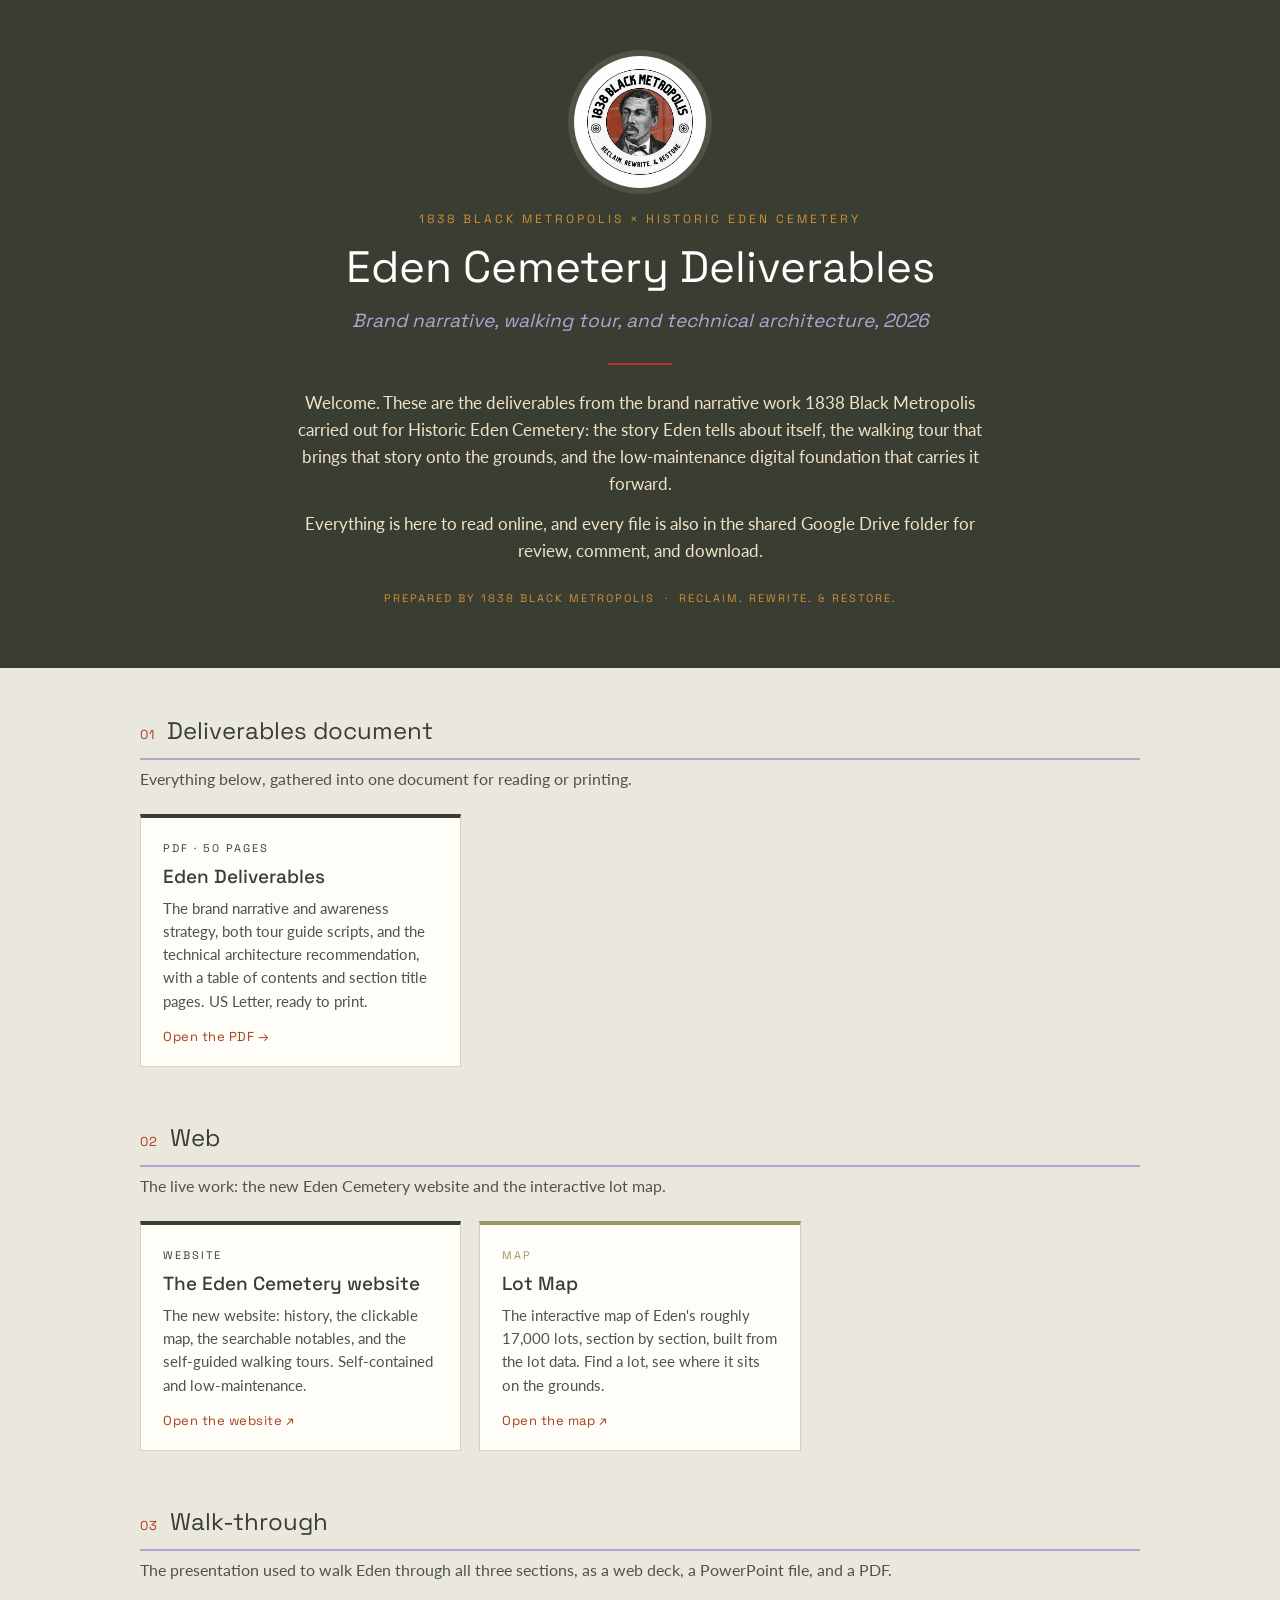
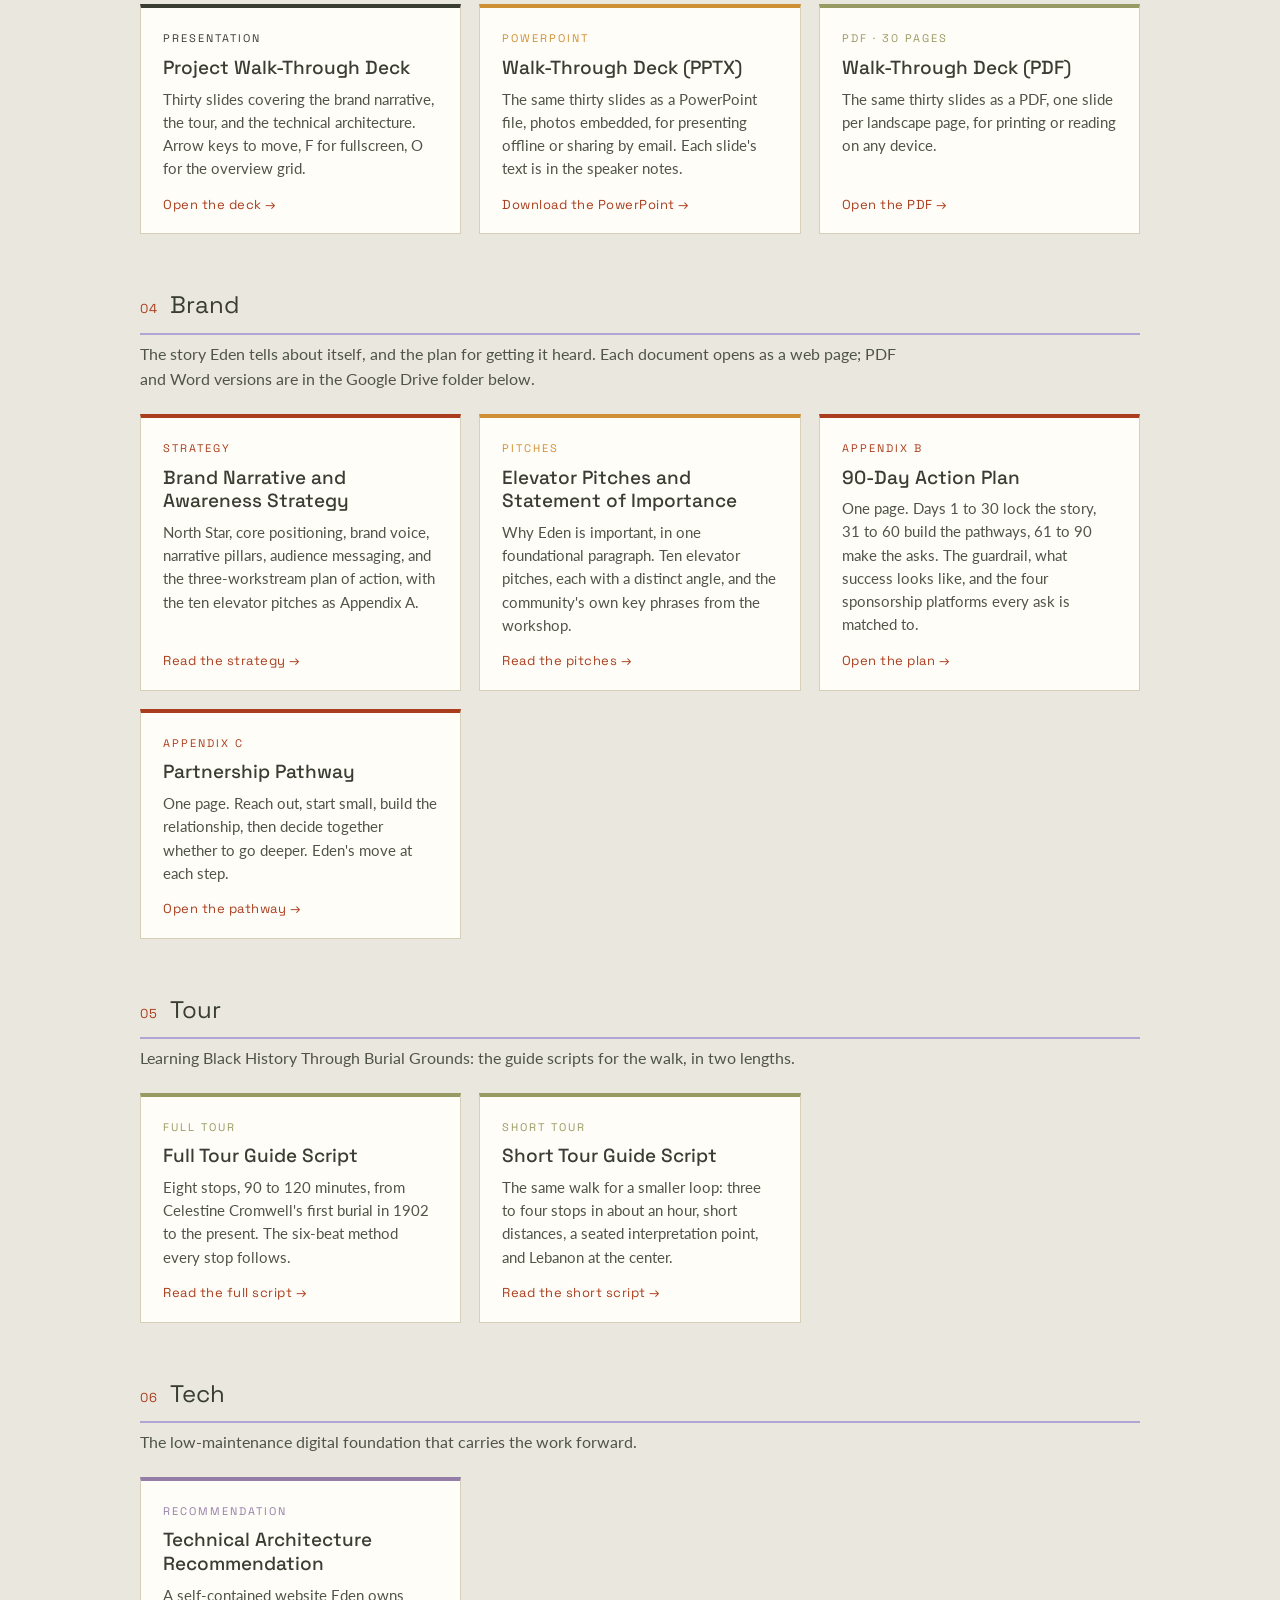
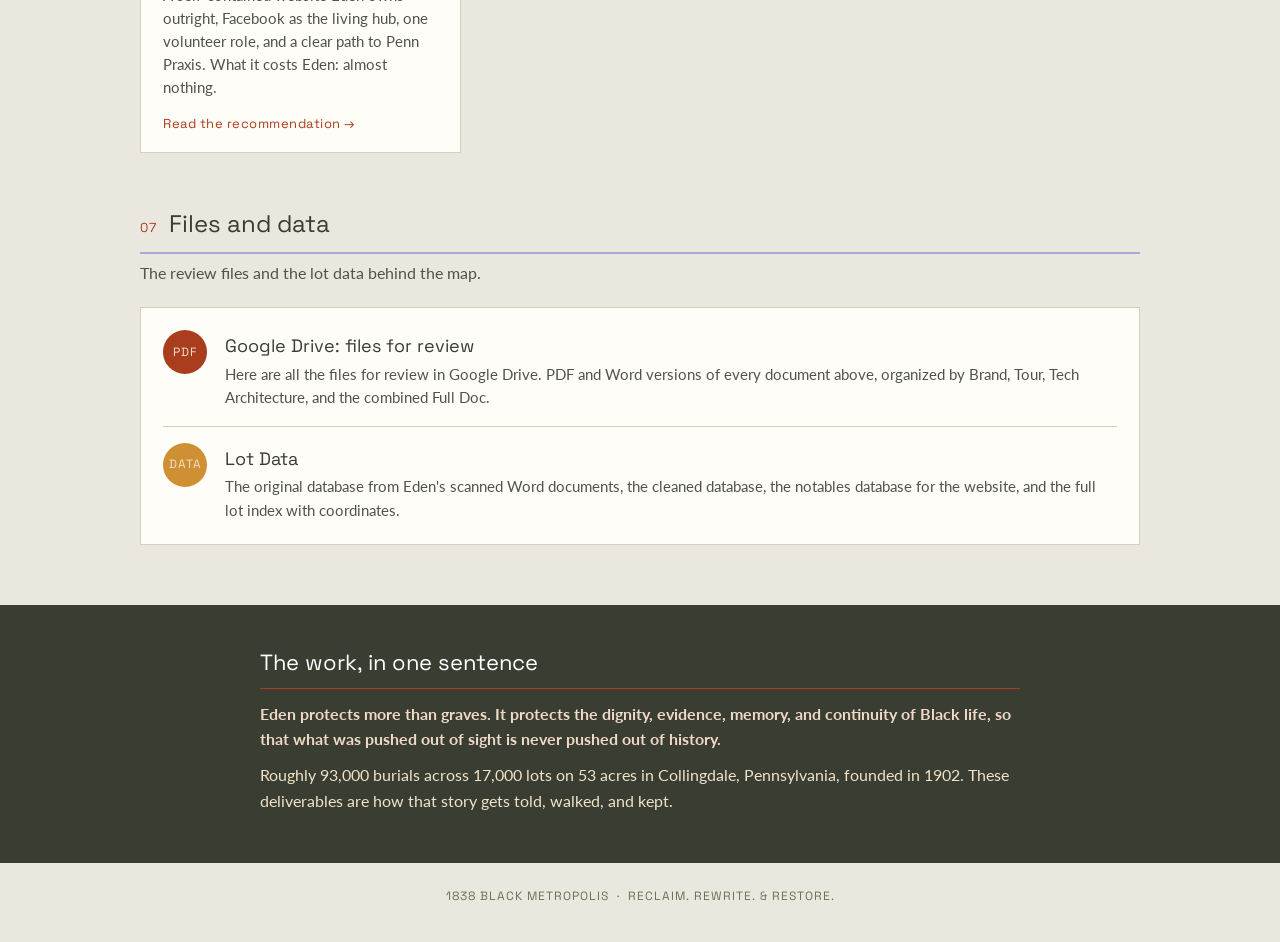
<file: index.html>
<!DOCTYPE html>
<html lang="en">
<head>
<meta charset="utf-8">
<meta name="viewport" content="width=device-width, initial-scale=1">
<title>Eden Cemetery Deliverables · 1838 Black Metropolis</title>
<meta name="description" content="Brand narrative, tour, and technical architecture deliverables prepared by 1838 Black Metropolis for Historic Eden Cemetery.">
<link rel="preconnect" href="https://fonts.googleapis.com">
<link href="https://fonts.googleapis.com/css2?family=Space+Grotesk:wght@400;500;700&family=Lato:ital,wght@0,400;0,700;1,400&display=swap" rel="stylesheet">
<style>
  :root {
    --charcoal: #393D32; --cream: #f1e3c8; --cream-soft: #eae8de; --rust: #aa3d1d; --olive: #979a63;
    --olive-gray: #505448; --gold: #ce9033; --lavender: #b1a5d3; --purple: #947ea8; --ink: #23271d;
    --paper: #fffdf8; --rule: #d8cfba;
  }
  * { box-sizing: border-box; }
  html, body { margin: 0; background: var(--cream-soft); color: var(--ink); }
  body { font-family: 'Lato', 'Helvetica Neue', Arial, sans-serif; font-size: 16px; line-height: 1.6; }
  a { color: var(--rust); }
  .head { font-family: 'Space Grotesk', 'Lato', sans-serif; font-weight: 400; }

  /* hero */
  .hero { background: var(--charcoal); color: var(--cream); padding: 56px 20px 60px; text-align: center; }
  .hero img { width: 132px; height: 132px; border-radius: 50%; display: block; margin: 0 auto 22px; box-shadow: 0 0 0 6px rgba(241,227,200,.12); }
  .hero .eyebrow { font-family: 'Space Grotesk','Lato',sans-serif; font-size: 12px; letter-spacing: 3px; text-transform: uppercase; color: var(--gold); margin-bottom: 14px; }
  .hero h1 { font-family: 'Space Grotesk','Lato',sans-serif; font-weight: 400; font-size: clamp(30px, 5vw, 44px); line-height: 1.12; margin: 0 auto 14px; max-width: 760px; color: #fff; }
  .hero .sub { font-family: 'Space Grotesk','Lato',sans-serif; font-style: italic; font-size: 19px; color: var(--lavender); max-width: 680px; margin: 0 auto 26px; }
  .hero .rule { width: 64px; height: 2px; background: var(--rust); margin: 0 auto 24px; }
  .hero .welcome { max-width: 700px; margin: 0 auto; font-size: 17px; color: var(--cream); }
  .hero .welcome p { margin: 0 0 12px; }
  .hero .prepared { font-family: 'Space Grotesk','Lato',sans-serif; font-size: 11px; letter-spacing: 2px; text-transform: uppercase; color: var(--gold); margin-top: 26px; }

  .wrap { max-width: 1040px; margin: 0 auto; padding: 0 20px; }
  section { padding: 44px 0 8px; }
  h2.sec { font-family: 'Space Grotesk','Lato',sans-serif; font-weight: 400; font-size: 24px; color: var(--charcoal); border-bottom: 2px solid var(--lavender); padding-bottom: 8px; margin: 0 0 6px; }
  h2.sec .num { font-size: 13px; color: var(--rust); margin-right: 12px; letter-spacing: 1px; }
  p.intro { margin: 0 0 22px; color: var(--olive-gray); max-width: 760px; }

  /* cards */
  .grid { display: grid; grid-template-columns: repeat(auto-fill, minmax(300px, 1fr)); gap: 18px; }
  .card { background: var(--paper); border: 1px solid var(--rule); border-top: 4px solid var(--rust); padding: 22px 22px 18px; display: flex; flex-direction: column; text-decoration: none; color: var(--ink); transition: transform .12s ease, box-shadow .12s ease; }
  .card:hover { transform: translateY(-2px); box-shadow: 0 8px 22px rgba(35,39,29,.12); }
  .card.olive { border-top-color: var(--olive); } .card.gold { border-top-color: var(--gold); } .card.lav { border-top-color: var(--purple); } .card.charcoal { border-top-color: var(--charcoal); }
  .card .kicker { font-family: 'Space Grotesk','Lato',sans-serif; font-size: 11px; letter-spacing: 2px; text-transform: uppercase; color: var(--rust); margin-bottom: 8px; }
  .card.olive .kicker { color: var(--olive); } .card.gold .kicker { color: var(--gold); } .card.lav .kicker { color: var(--purple); } .card.charcoal .kicker { color: var(--charcoal); }
  .card h3 { font-family: 'Space Grotesk','Lato',sans-serif; font-weight: 500; font-size: 19px; line-height: 1.25; margin: 0 0 8px; color: var(--charcoal); }
  .card p { margin: 0 0 14px; font-size: 14.5px; color: var(--olive-gray); flex: 1; }
  .card .go { font-family: 'Space Grotesk','Lato',sans-serif; font-size: 13px; color: var(--rust); letter-spacing: .5px; }
  .card .go::after { content: " \2192"; }
  .card.ext .go::after { content: " \2197"; }

  /* resource strip */
  .strip { background: var(--paper); border: 1px solid var(--rule); padding: 6px 22px; }
  .strip a.row { display: flex; gap: 18px; align-items: flex-start; padding: 16px 0; border-bottom: 1px solid var(--rule); text-decoration: none; color: var(--ink); }
  .strip a.row:last-child { border-bottom: 0; }
  .strip .ic { flex: 0 0 44px; height: 44px; border-radius: 50%; background: var(--charcoal); color: var(--cream); display: grid; place-items: center; font-family: 'Space Grotesk','Lato',sans-serif; font-size: 12px; letter-spacing: 1px; }
  .strip .ic.rust { background: var(--rust); } .strip .ic.olive { background: var(--olive); } .strip .ic.gold { background: var(--gold); }
  .strip .t { font-family: 'Space Grotesk','Lato',sans-serif; font-size: 18px; color: var(--charcoal); margin: 2px 0 2px; }
  .strip .d { font-size: 14.5px; color: var(--olive-gray); margin: 0; }
  .strip a.row:hover .t { color: var(--rust); }

  /* closing */
  .close { background: var(--charcoal); color: var(--cream); padding: 40px 20px; margin-top: 52px; }
  .close .in { max-width: 760px; margin: 0 auto; }
  .close h2 { font-family: 'Space Grotesk','Lato',sans-serif; font-weight: 400; font-size: 22px; margin: 0 0 12px; color: #fff; border-bottom: 1.5px solid var(--rust); padding-bottom: 8px; }
  .close p { margin: 0 0 10px; }
  .close strong { color: #f0d9c7; }
  .foot { text-align: center; font-family: 'Space Grotesk','Lato',sans-serif; font-size: 12px; letter-spacing: 1px; color: #6f6f52; padding: 24px 20px 36px; text-transform: uppercase; }
  @media (max-width: 600px) { .hero { padding: 40px 18px 44px; } .card { padding: 18px; } }
</style>
</head>
<body>

<div class="hero">
  <img src="[data-uri]" alt="1838 Black Metropolis">
  <div class="eyebrow">1838 Black Metropolis &times; Historic Eden Cemetery</div>
  <h1>Eden Cemetery Deliverables</h1>
  <div class="sub">Brand narrative, walking tour, and technical architecture, 2026</div>
  <div class="rule"></div>
  <div class="welcome">
    <p>Welcome. These are the deliverables from the brand narrative work 1838 Black Metropolis carried out for Historic Eden Cemetery: the story Eden tells about itself, the walking tour that brings that story onto the grounds, and the low-maintenance digital foundation that carries it forward.</p>
    <p>Everything is here to read online, and every file is also in the shared Google Drive folder for review, comment, and download.</p>
  </div>
  <div class="prepared">Prepared by 1838 Black Metropolis &nbsp;&middot;&nbsp; Reclaim. Rewrite. &amp; Restore.</div>
</div>

<div class="wrap">

  <section>
    <h2 class="sec"><span class="num">01</span>Deliverables document</h2>
    <p class="intro">Everything below, gathered into one document for reading or printing.</p>
    <div class="grid">
      <a class="card charcoal" href="Eden_Deliverables.pdf" target="_blank" rel="noopener">
        <div class="kicker">PDF · 50 pages</div>
        <h3>Eden Deliverables</h3>
        <p>The brand narrative and awareness strategy, both tour guide scripts, and the technical architecture recommendation, with a table of contents and section title pages. US Letter, ready to print.</p>
        <span class="go">Open the PDF</span>
      </a>
    </div>
  </section>

  <section>
    <h2 class="sec"><span class="num">02</span>Web</h2>
    <p class="intro">The live work: the new Eden Cemetery website and the interactive lot map.</p>
    <div class="grid">
      <a class="card charcoal ext" href="https://1838-black-metropolis-hub.github.io/Eden-Cemetary/" target="_blank" rel="noopener">
        <div class="kicker">Website</div>
        <h3>The Eden Cemetery website</h3>
        <p>The new website: history, the clickable map, the searchable notables, and the self-guided walking tours. Self-contained and low-maintenance.</p>
        <span class="go">Open the website</span>
      </a>
      <a class="card olive ext" href="https://1838.maps.arcgis.com/apps/instant/sidebar/index.html?appid=c8868bd734c54e39a2475ff723a54e49" target="_blank" rel="noopener">
        <div class="kicker">Map</div>
        <h3>Lot Map</h3>
        <p>The interactive map of Eden's roughly 17,000 lots, section by section, built from the lot data. Find a lot, see where it sits on the grounds.</p>
        <span class="go">Open the map</span>
      </a>
    </div>
  </section>

  <section>
    <h2 class="sec"><span class="num">03</span>Walk-through</h2>
    <p class="intro">The presentation used to walk Eden through all three sections, as a web deck, a PowerPoint file, and a PDF.</p>
    <div class="grid">
      <a class="card charcoal" href="presentation.html">
        <div class="kicker">Presentation</div>
        <h3>Project Walk-Through Deck</h3>
        <p>Thirty slides covering the brand narrative, the tour, and the technical architecture. Arrow keys to move, F for fullscreen, O for the overview grid.</p>
        <span class="go">Open the deck</span>
      </a>
      <a class="card gold" href="Eden_Walkthrough_Presentation.pptx" download>
        <div class="kicker">PowerPoint</div>
        <h3>Walk-Through Deck (PPTX)</h3>
        <p>The same thirty slides as a PowerPoint file, photos embedded, for presenting offline or sharing by email. Each slide's text is in the speaker notes.</p>
        <span class="go">Download the PowerPoint</span>
      </a>
      <a class="card olive" href="Eden_Walkthrough_Presentation.pdf" target="_blank" rel="noopener">
        <div class="kicker">PDF · 30 pages</div>
        <h3>Walk-Through Deck (PDF)</h3>
        <p>The same thirty slides as a PDF, one slide per landscape page, for printing or reading on any device.</p>
        <span class="go">Open the PDF</span>
      </a>
    </div>
  </section>

  <section>
    <h2 class="sec"><span class="num">04</span>Brand</h2>
    <p class="intro">The story Eden tells about itself, and the plan for getting it heard. Each document opens as a web page; PDF and Word versions are in the Google Drive folder below.</p>
    <div class="grid">
      <a class="card " href="brand-narrative.html">
        <div class="kicker">Strategy</div>
        <h3>Brand Narrative and Awareness Strategy</h3>
        <p>North Star, core positioning, brand voice, narrative pillars, audience messaging, and the three-workstream plan of action, with the ten elevator pitches as Appendix A.</p>
        <span class="go">Read the strategy</span>
      </a>
      <a class="card gold" href="elevator-pitches.html">
        <div class="kicker">Pitches</div>
        <h3>Elevator Pitches and Statement of Importance</h3>
        <p>Why Eden is important, in one foundational paragraph. Ten elevator pitches, each with a distinct angle, and the community's own key phrases from the workshop.</p>
        <span class="go">Read the pitches</span>
      </a>
      <a class="card " href="appendix-b-90-day-plan.html">
        <div class="kicker">Appendix B</div>
        <h3>90-Day Action Plan</h3>
        <p>One page. Days 1 to 30 lock the story, 31 to 60 build the pathways, 61 to 90 make the asks. The guardrail, what success looks like, and the four sponsorship platforms every ask is matched to.</p>
        <span class="go">Open the plan</span>
      </a>
      <a class="card " href="appendix-c-partnership-pathway.html">
        <div class="kicker">Appendix C</div>
        <h3>Partnership Pathway</h3>
        <p>One page. Reach out, start small, build the relationship, then decide together whether to go deeper. Eden's move at each step.</p>
        <span class="go">Open the pathway</span>
      </a>
    </div>
  </section>

  <section>
    <h2 class="sec"><span class="num">05</span>Tour</h2>
    <p class="intro">Learning Black History Through Burial Grounds: the guide scripts for the walk, in two lengths.</p>
    <div class="grid">
      <a class="card olive" href="tour-full.html">
        <div class="kicker">Full tour</div>
        <h3>Full Tour Guide Script</h3>
        <p>Eight stops, 90 to 120 minutes, from Celestine Cromwell's first burial in 1902 to the present. The six-beat method every stop follows.</p>
        <span class="go">Read the full script</span>
      </a>
      <a class="card olive" href="tour-short.html">
        <div class="kicker">Short tour</div>
        <h3>Short Tour Guide Script</h3>
        <p>The same walk for a smaller loop: three to four stops in about an hour, short distances, a seated interpretation point, and Lebanon at the center.</p>
        <span class="go">Read the short script</span>
      </a>
    </div>
  </section>

  <section>
    <h2 class="sec"><span class="num">06</span>Tech</h2>
    <p class="intro">The low-maintenance digital foundation that carries the work forward.</p>
    <div class="grid">
      <a class="card lav" href="technical-architecture.html">
        <div class="kicker">Recommendation</div>
        <h3>Technical Architecture Recommendation</h3>
        <p>A self-contained website Eden owns outright, Facebook as the living hub, one volunteer role, and a clear path to Penn Praxis. What it costs Eden: almost nothing.</p>
        <span class="go">Read the recommendation</span>
      </a>
    </div>
  </section>

  <section>
    <h2 class="sec"><span class="num">07</span>Files and data</h2>
    <p class="intro">The review files and the lot data behind the map.</p>
    <div class="strip">
      <a class="row" href="https://drive.google.com/drive/folders/1koZ0SO3BRnmaoJHMMGRNJtqwlR8xdtmt?usp=drive_link" target="_blank" rel="noopener">
        <div class="ic rust">PDF</div>
        <div><div class="t">Google Drive: files for review</div><p class="d">Here are all the files for review in Google Drive. PDF and Word versions of every document above, organized by Brand, Tour, Tech Architecture, and the combined Full Doc.</p></div>
      </a>
      <a class="row" href="https://drive.google.com/drive/folders/1iSXQth_0a3pwtehL7UQyQozYeoEEPkTD?usp=drive_link" target="_blank" rel="noopener">
        <div class="ic gold">DATA</div>
        <div><div class="t">Lot Data</div><p class="d">The original database from Eden's scanned Word documents, the cleaned database, the notables database for the website, and the full lot index with coordinates.</p></div>
      </a>
    </div>
  </section>

</div>

<div class="close">
  <div class="in">
    <h2>The work, in one sentence</h2>
    <p><strong>Eden protects more than graves. It protects the dignity, evidence, memory, and continuity of Black life, so that what was pushed out of sight is never pushed out of history.</strong></p>
    <p>Roughly 93,000 burials across 17,000 lots on 53 acres in Collingdale, Pennsylvania, founded in 1902. These deliverables are how that story gets told, walked, and kept.</p>
  </div>
</div>
<div class="foot">1838 Black Metropolis &nbsp;&middot;&nbsp; Reclaim. Rewrite. &amp; Restore.</div>

</body>
</html>
</file>
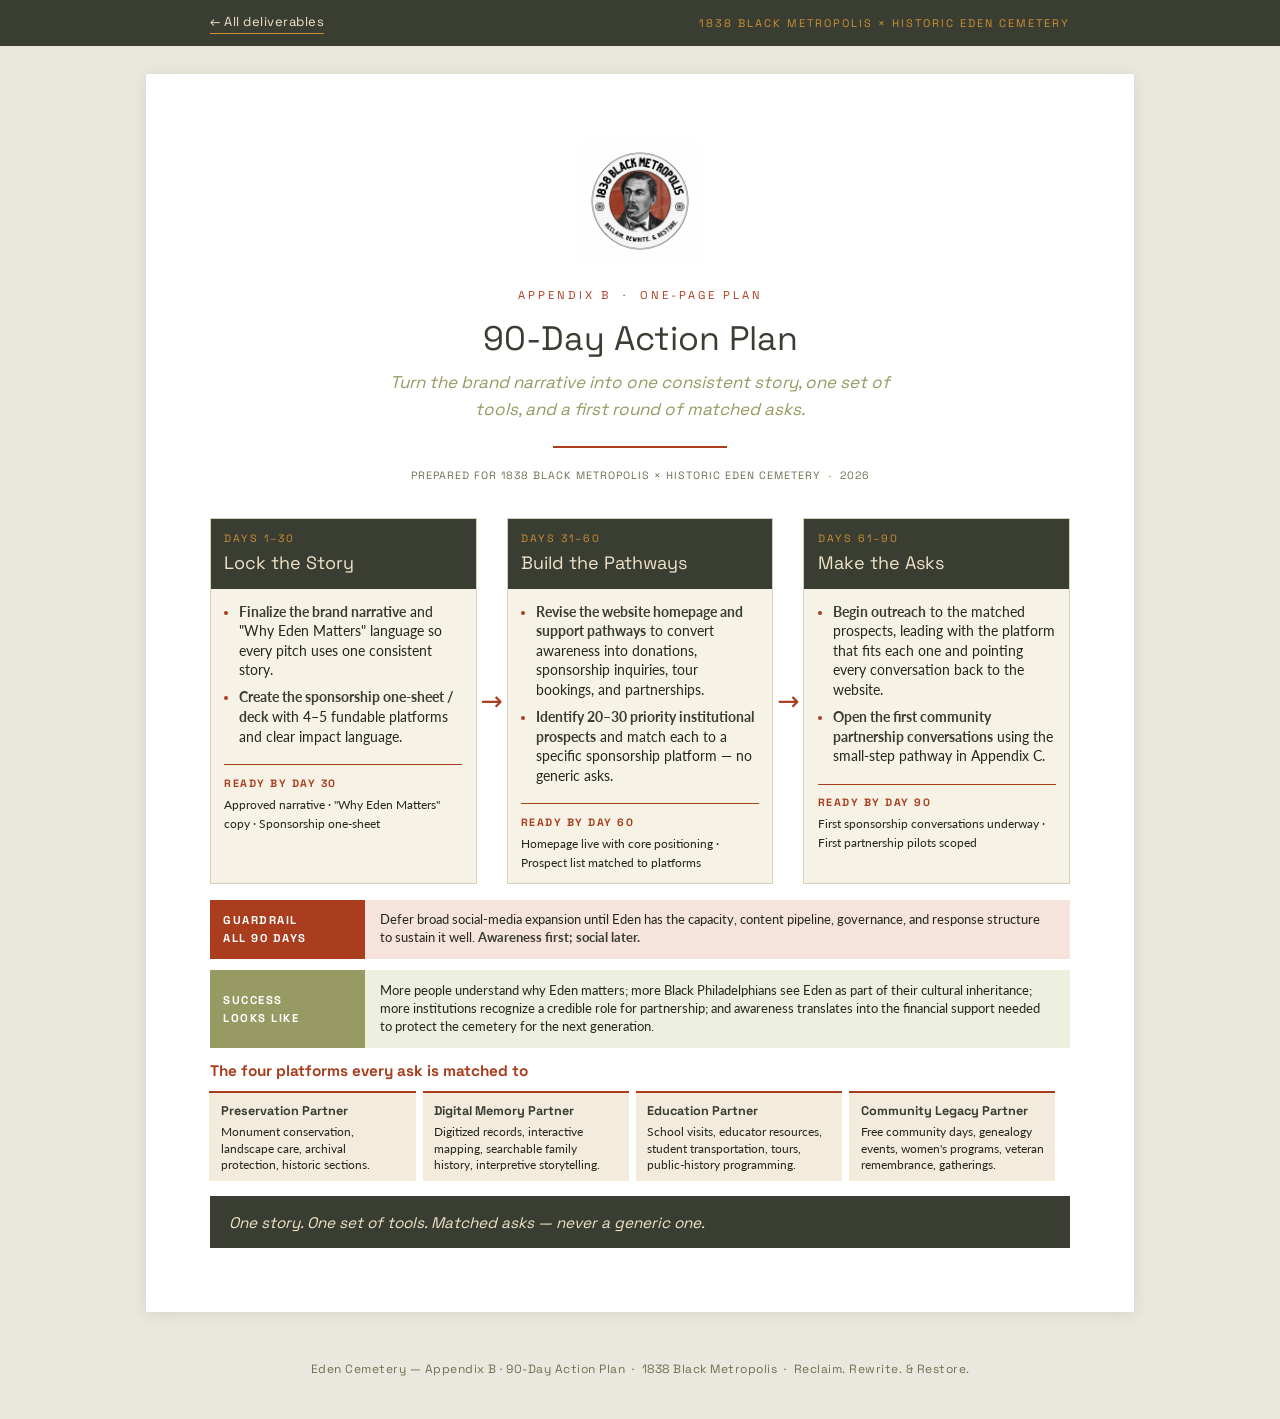
<file: appendix-b-90-day-plan.html>
<!DOCTYPE html>
<html lang="en">
<head>
<meta charset="utf-8">
<meta name="viewport" content="width=device-width, initial-scale=1">
<title>90-Day Action Plan · Eden Cemetery · 1838 Black Metropolis</title>
<link rel="preconnect" href="https://fonts.googleapis.com"><link href="https://fonts.googleapis.com/css2?family=Space+Grotesk:wght@400;500;700&family=Lato:ital,wght@0,400;0,700;1,400&display=swap" rel="stylesheet">
<link rel="stylesheet" href="brand.css">
</head>
<body>
<div class="topbar"><div class="in"><a href="index.html">&larr; All deliverables</a><span class="org">1838 Black Metropolis &times; Historic Eden Cemetery</span></div></div>
<div class="paper">


<div class="cover">
  <img src="logo.jpg" alt="1838 Black Metropolis">
  <div class="eyebrow">Appendix B &nbsp;·&nbsp; One-Page Plan</div>
  <h1 class="title">90-Day Action Plan</h1>
  <div class="subtitle">Turn the brand narrative into one consistent story, one set of tools, and a first round of matched asks.</div>
  <div class="rule"></div>
  <div class="prepared">PREPARED FOR 1838 BLACK METROPOLIS × HISTORIC EDEN CEMETERY &nbsp;·&nbsp; 2026</div>
</div>

<table class="flow">
  <tr>
    <td class="phase">
      <div class="ph"><span class="days">Days 1–30</span><span class="nm">Lock the Story</span></div>
      <div class="bd"><ul>
        <li><strong>Finalize the brand narrative</strong> and "Why Eden Matters" language so every pitch uses one consistent story.</li>
        <li><strong>Create the sponsorship one-sheet / deck</strong> with 4–5 fundable platforms and clear impact language.</li>
        
      </ul></div>
      <div class="out"><b>Ready by day 30</b>Approved narrative · "Why Eden Matters" copy · Sponsorship one-sheet</div>
    </td>
    <td class="arrow">→</td>
    <td class="phase">
      <div class="ph"><span class="days">Days 31–60</span><span class="nm">Build the Pathways</span></div>
      <div class="bd"><ul>
        <li><strong>Revise the website homepage and support pathways</strong> to convert awareness into donations, sponsorship inquiries, tour bookings, and partnerships.</li>
        <li><strong>Identify 20–30 priority institutional prospects</strong> and match each to a specific sponsorship platform — no generic asks.</li>
      </ul></div>
      <div class="out"><b>Ready by day 60</b>Homepage live with core positioning · Prospect list matched to platforms</div>
    </td>
    <td class="arrow">→</td>
    <td class="phase">
      <div class="ph"><span class="days">Days 61–90</span><span class="nm">Make the Asks</span></div>
      <div class="bd"><ul>
        <li><strong>Begin outreach</strong> to the matched prospects, leading with the platform that fits each one and pointing every conversation back to the website.</li>
        <li><strong>Open the first community partnership conversations</strong> using the small-step pathway in Appendix C.</li>
      </ul></div>
      <div class="out"><b>Ready by day 90</b>First sponsorship conversations underway · First partnership pilots scoped</div>
    </td>
  </tr>
</table>

<table class="strip guard"><tr>
  <td class="k">Guardrail<br>all 90 days</td>
  <td class="v">Defer broad social-media expansion until Eden has the capacity, content pipeline, governance, and response structure to sustain it well. <strong>Awareness first; social later.</strong></td>
</tr></table>

<table class="strip win"><tr>
  <td class="k">Success<br>looks like</td>
  <td class="v">More people understand why Eden matters; more Black Philadelphians see Eden as part of their cultural inheritance; more institutions recognize a credible role for partnership; and awareness translates into the financial support needed to protect the cemetery for the next generation.</td>
</tr></table>

<h3 style="margin-top:2.5mm">The four platforms every ask is matched to</h3>
<table class="plat"><tr>
  <td><b>Preservation Partner</b>Monument conservation, landscape care, archival protection, historic sections.</td>
  <td><b>Digital Memory Partner</b>Digitized records, interactive mapping, searchable family history, interpretive storytelling.</td>
  <td><b>Education Partner</b>School visits, educator resources, student transportation, tours, public-history programming.</td>
  <td><b>Community Legacy Partner</b>Free community days, genealogy events, women's programs, veteran remembrance, gatherings.</td>
</tr></table>

<div class="principle">One story. One set of tools. Matched asks — never a generic one.</div>


</div>
<div class="sitefoot">Eden Cemetery — Appendix B · 90-Day Action Plan &nbsp;·&nbsp; 1838 Black Metropolis &nbsp;·&nbsp; Reclaim. Rewrite. &amp; Restore.</div>
</body>
</html>
</file>
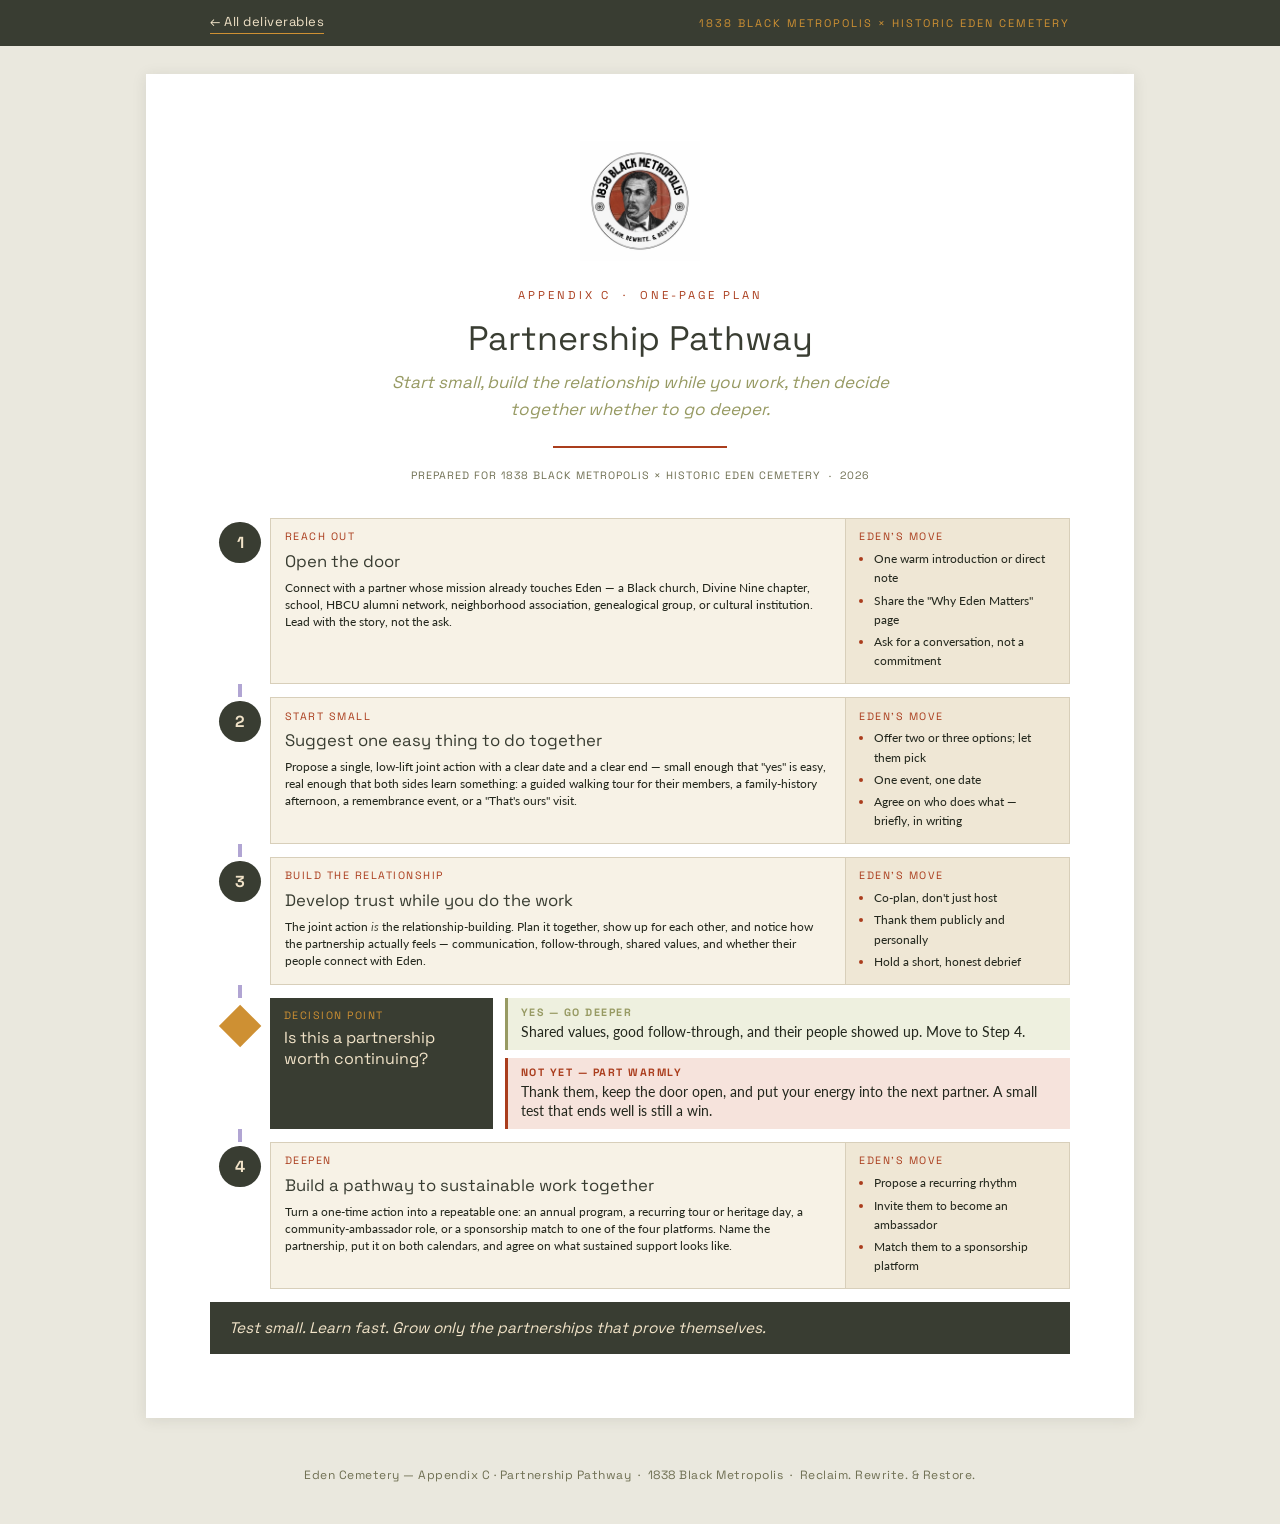
<file: appendix-c-partnership-pathway.html>
<!DOCTYPE html>
<html lang="en">
<head>
<meta charset="utf-8">
<meta name="viewport" content="width=device-width, initial-scale=1">
<title>Partnership Pathway · Eden Cemetery · 1838 Black Metropolis</title>
<link rel="preconnect" href="https://fonts.googleapis.com"><link href="https://fonts.googleapis.com/css2?family=Space+Grotesk:wght@400;500;700&family=Lato:ital,wght@0,400;0,700;1,400&display=swap" rel="stylesheet">
<link rel="stylesheet" href="brand.css">
</head>
<body>
<div class="topbar"><div class="in"><a href="index.html">&larr; All deliverables</a><span class="org">1838 Black Metropolis &times; Historic Eden Cemetery</span></div></div>
<div class="paper">


<div class="cover">
  <img src="logo.jpg" alt="1838 Black Metropolis">
  <div class="eyebrow">Appendix C &nbsp;·&nbsp; One-Page Plan</div>
  <h1 class="title">Partnership Pathway</h1>
  <div class="subtitle">Start small, build the relationship while you work, then decide together whether to go deeper.</div>
  <div class="rule"></div>
  <div class="prepared">PREPARED FOR 1838 BLACK METROPOLIS × HISTORIC EDEN CEMETERY &nbsp;·&nbsp; 2026</div>
</div>

<table class="step"><tr>
  <td class="badge"><div class="circ">1</div></td>
  <td class="main">
    <span class="tag">Reach out</span>
    <div class="ttl">Open the door</div>
    <p>Connect with a partner whose mission already touches Eden — a Black church, Divine Nine chapter, school, HBCU alumni network, neighborhood association, genealogical group, or cultural institution. Lead with the story, not the ask.</p>
  </td>
  <td class="side">
    <span class="tag">Eden's move</span>
    <ul>
      <li>One warm introduction or direct note</li>
      <li>Share the "Why Eden Matters" page</li>
      <li>Ask for a conversation, not a commitment</li>
    </ul>
  </td>
</tr></table>
<div class="conn"></div>
<table class="step"><tr>
  <td class="badge"><div class="circ">2</div></td>
  <td class="main">
    <span class="tag">Start small</span>
    <div class="ttl">Suggest one easy thing to do together</div>
    <p>Propose a single, low-lift joint action with a clear date and a clear end — small enough that "yes" is easy, real enough that both sides learn something: a guided walking tour for their members, a family-history afternoon, a remembrance event, or a "That's ours" visit.</p>
  </td>
  <td class="side">
    <span class="tag">Eden's move</span>
    <ul>
      <li>Offer two or three options; let them pick</li>
      <li>One event, one date</li>
      <li>Agree on who does what — briefly, in writing</li>
    </ul>
  </td>
</tr></table>
<div class="conn"></div>
<table class="step"><tr>
  <td class="badge"><div class="circ">3</div></td>
  <td class="main">
    <span class="tag">Build the relationship</span>
    <div class="ttl">Develop trust while you do the work</div>
    <p>The joint action <em>is</em> the relationship-building. Plan it together, show up for each other, and notice how the partnership actually feels — communication, follow-through, shared values, and whether their people connect with Eden.</p>
  </td>
  <td class="side">
    <span class="tag">Eden's move</span>
    <ul>
      <li>Co-plan, don't just host</li>
      <li>Thank them publicly and personally</li>
      <li>Hold a short, honest debrief</li>
    </ul>
  </td>
</tr></table>
<div class="conn"></div>
<table class="step"><tr>
  <td class="badge"><div class="dia"></div></td>
  <td class="q">
    <span class="tag">Decision point</span>
    <div class="t">Is this a partnership worth continuing?</div>
  </td>
  <td class="brs">
    <div class="yes"><b class="lbl">Yes — go deeper</b>Shared values, good follow-through, and their people showed up. Move to Step 4.</div>
    <div class="no"><b class="lbl">Not yet — part warmly</b>Thank them, keep the door open, and put your energy into the next partner. A small test that ends well is still a win.</div>
  </td>
</tr></table>
<div class="conn"></div>
<table class="step last"><tr>
  <td class="badge"><div class="circ">4</div></td>
  <td class="main">
    <span class="tag">Deepen</span>
    <div class="ttl">Build a pathway to sustainable work together</div>
    <p>Turn a one-time action into a repeatable one: an annual program, a recurring tour or heritage day, a community-ambassador role, or a sponsorship match to one of the four platforms. Name the partnership, put it on both calendars, and agree on what sustained support looks like.</p>
  </td>
  <td class="side">
    <span class="tag">Eden's move</span>
    <ul>
      <li>Propose a recurring rhythm</li>
      <li>Invite them to become an ambassador</li>
      <li>Match them to a sponsorship platform</li>
    </ul>
  </td>
</tr></table>

<div class="principle" style="margin-top:3.5mm">Test small. Learn fast. Grow only the partnerships that prove themselves.</div>


</div>
<div class="sitefoot">Eden Cemetery — Appendix C · Partnership Pathway &nbsp;·&nbsp; 1838 Black Metropolis &nbsp;·&nbsp; Reclaim. Rewrite. &amp; Restore.</div>
</body>
</html>
</file>
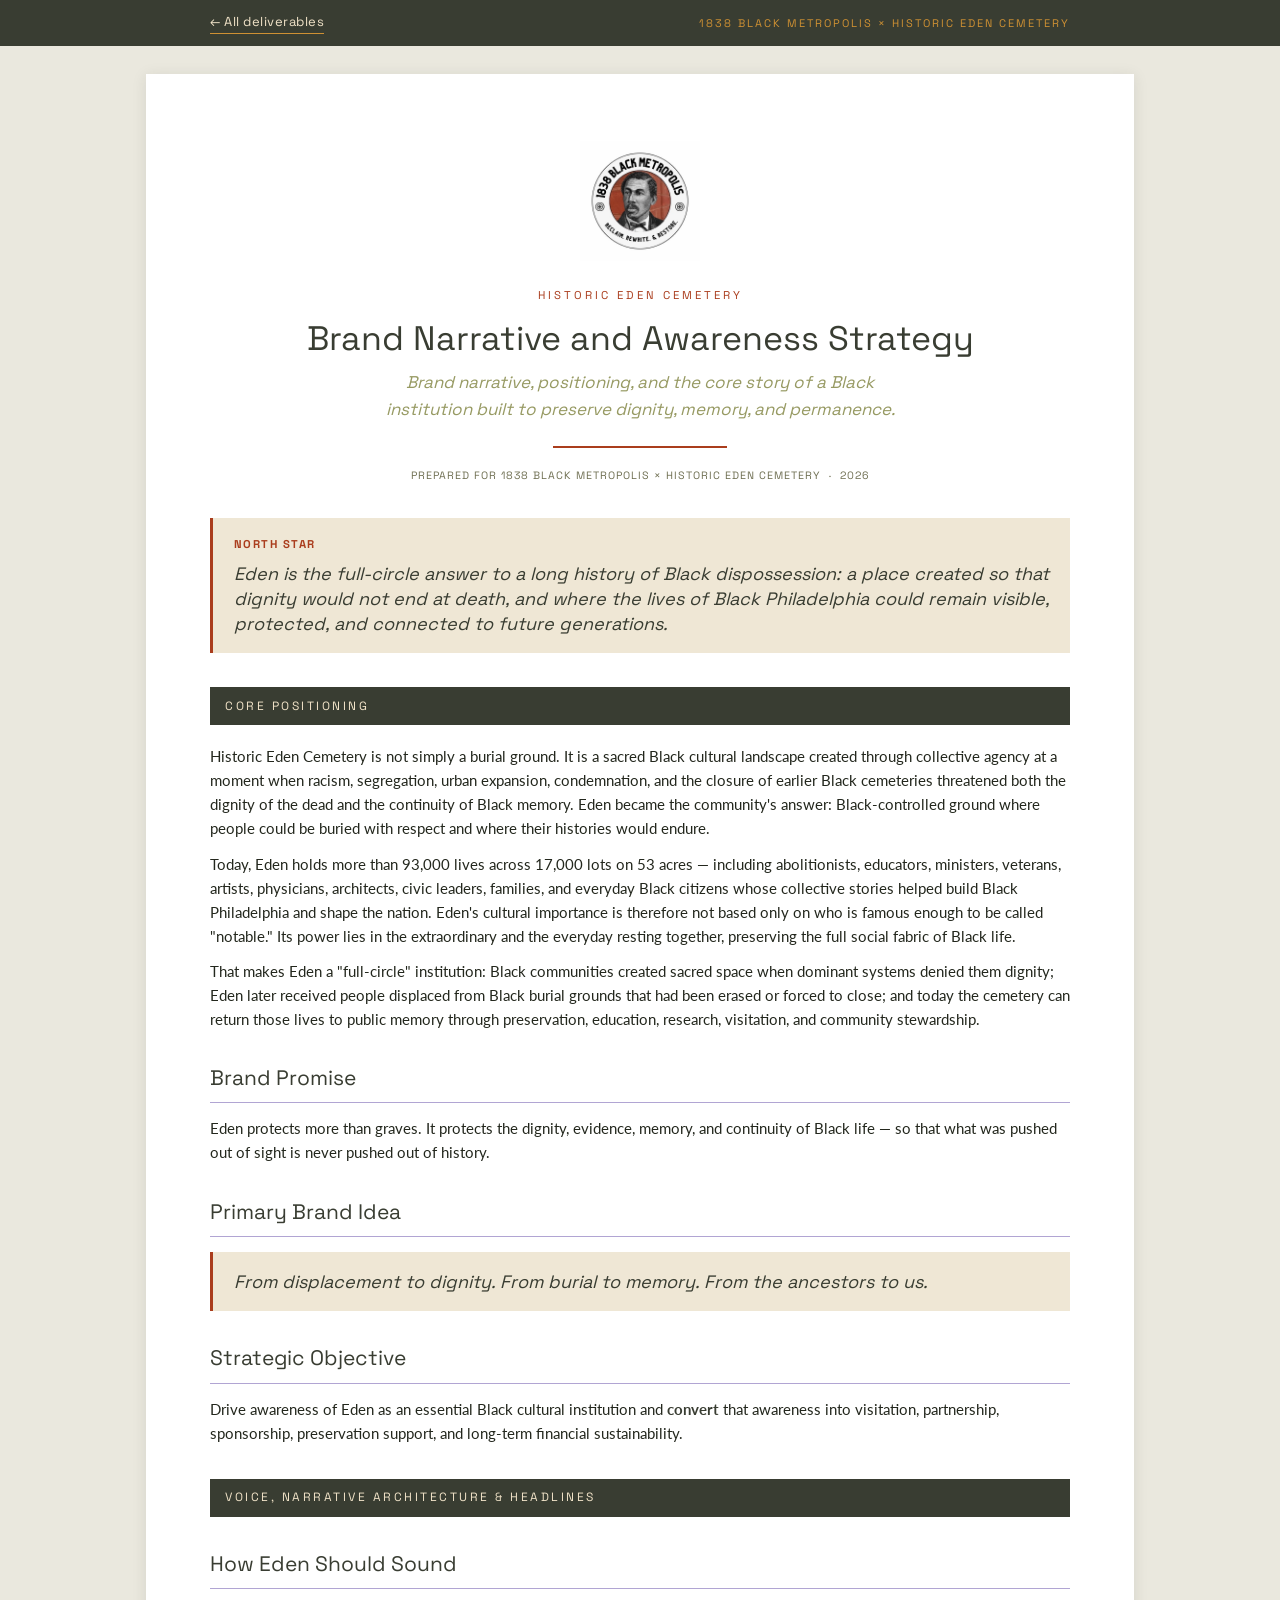
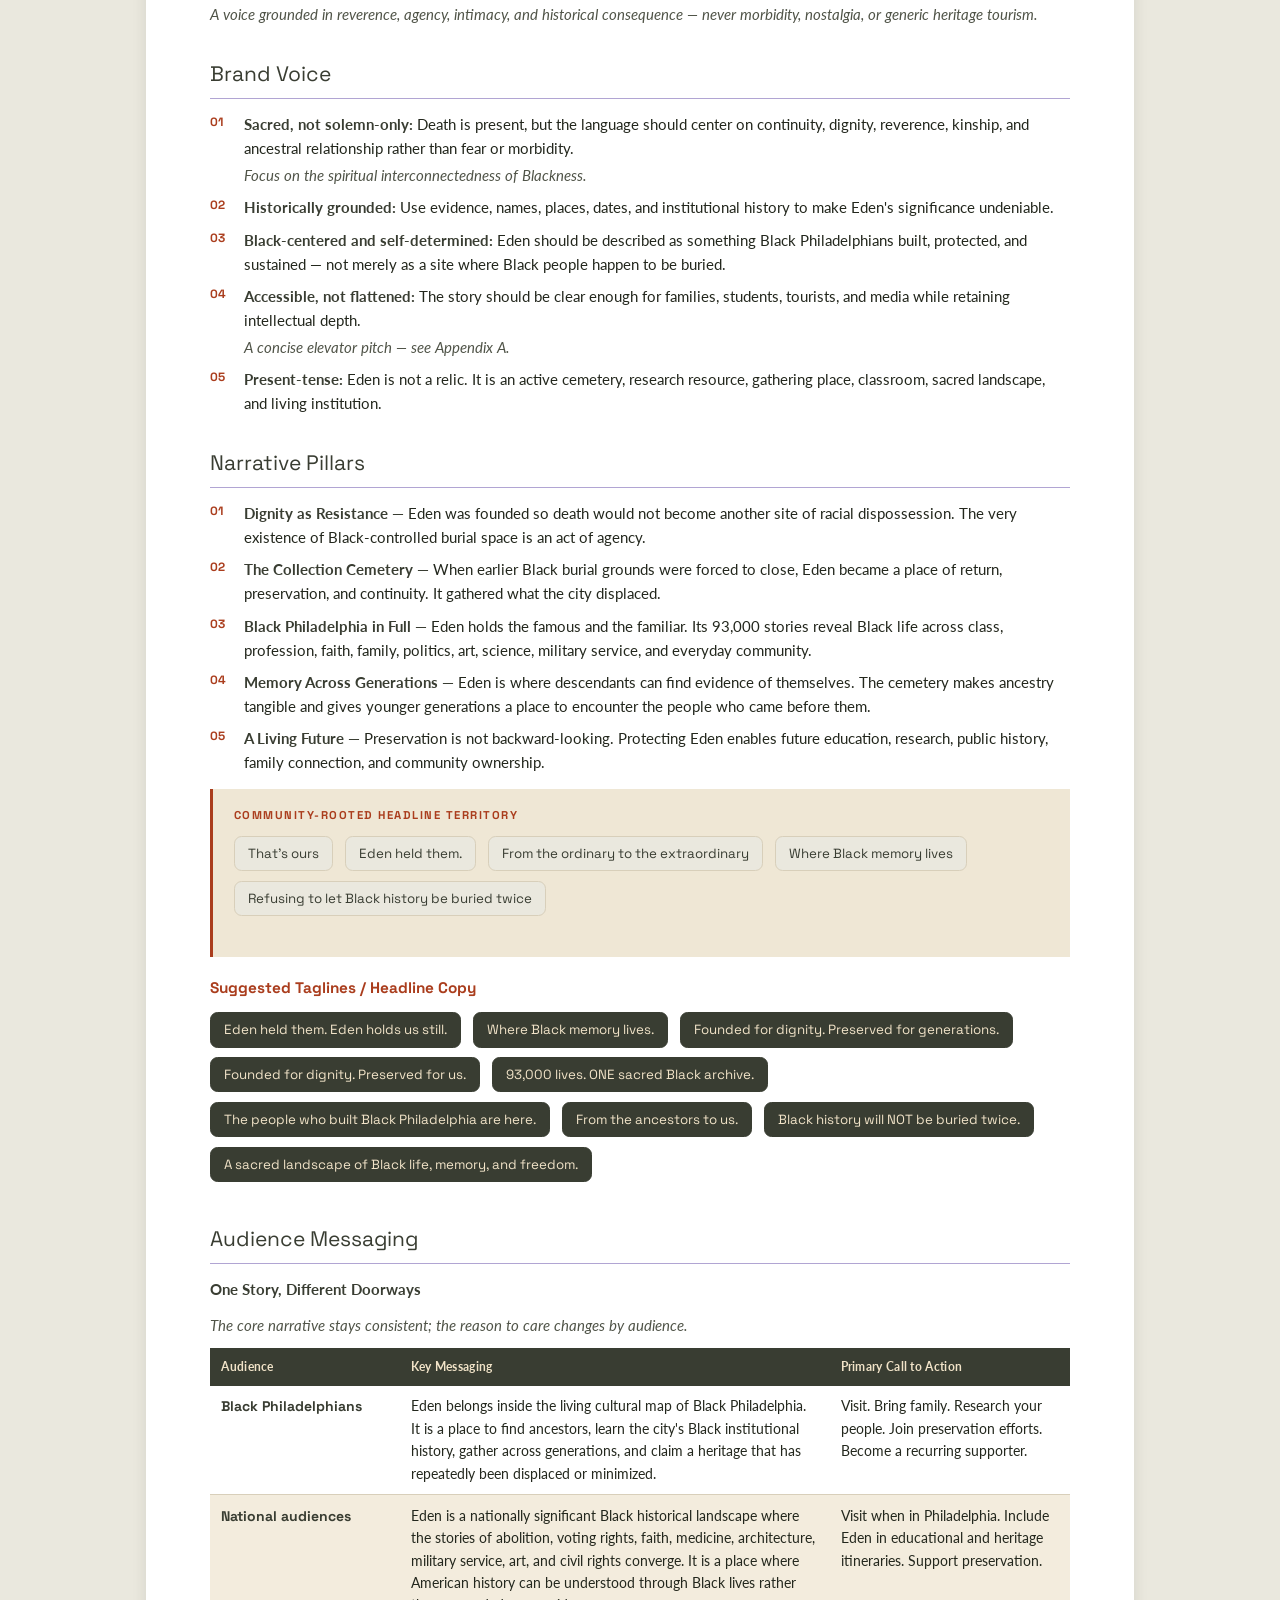
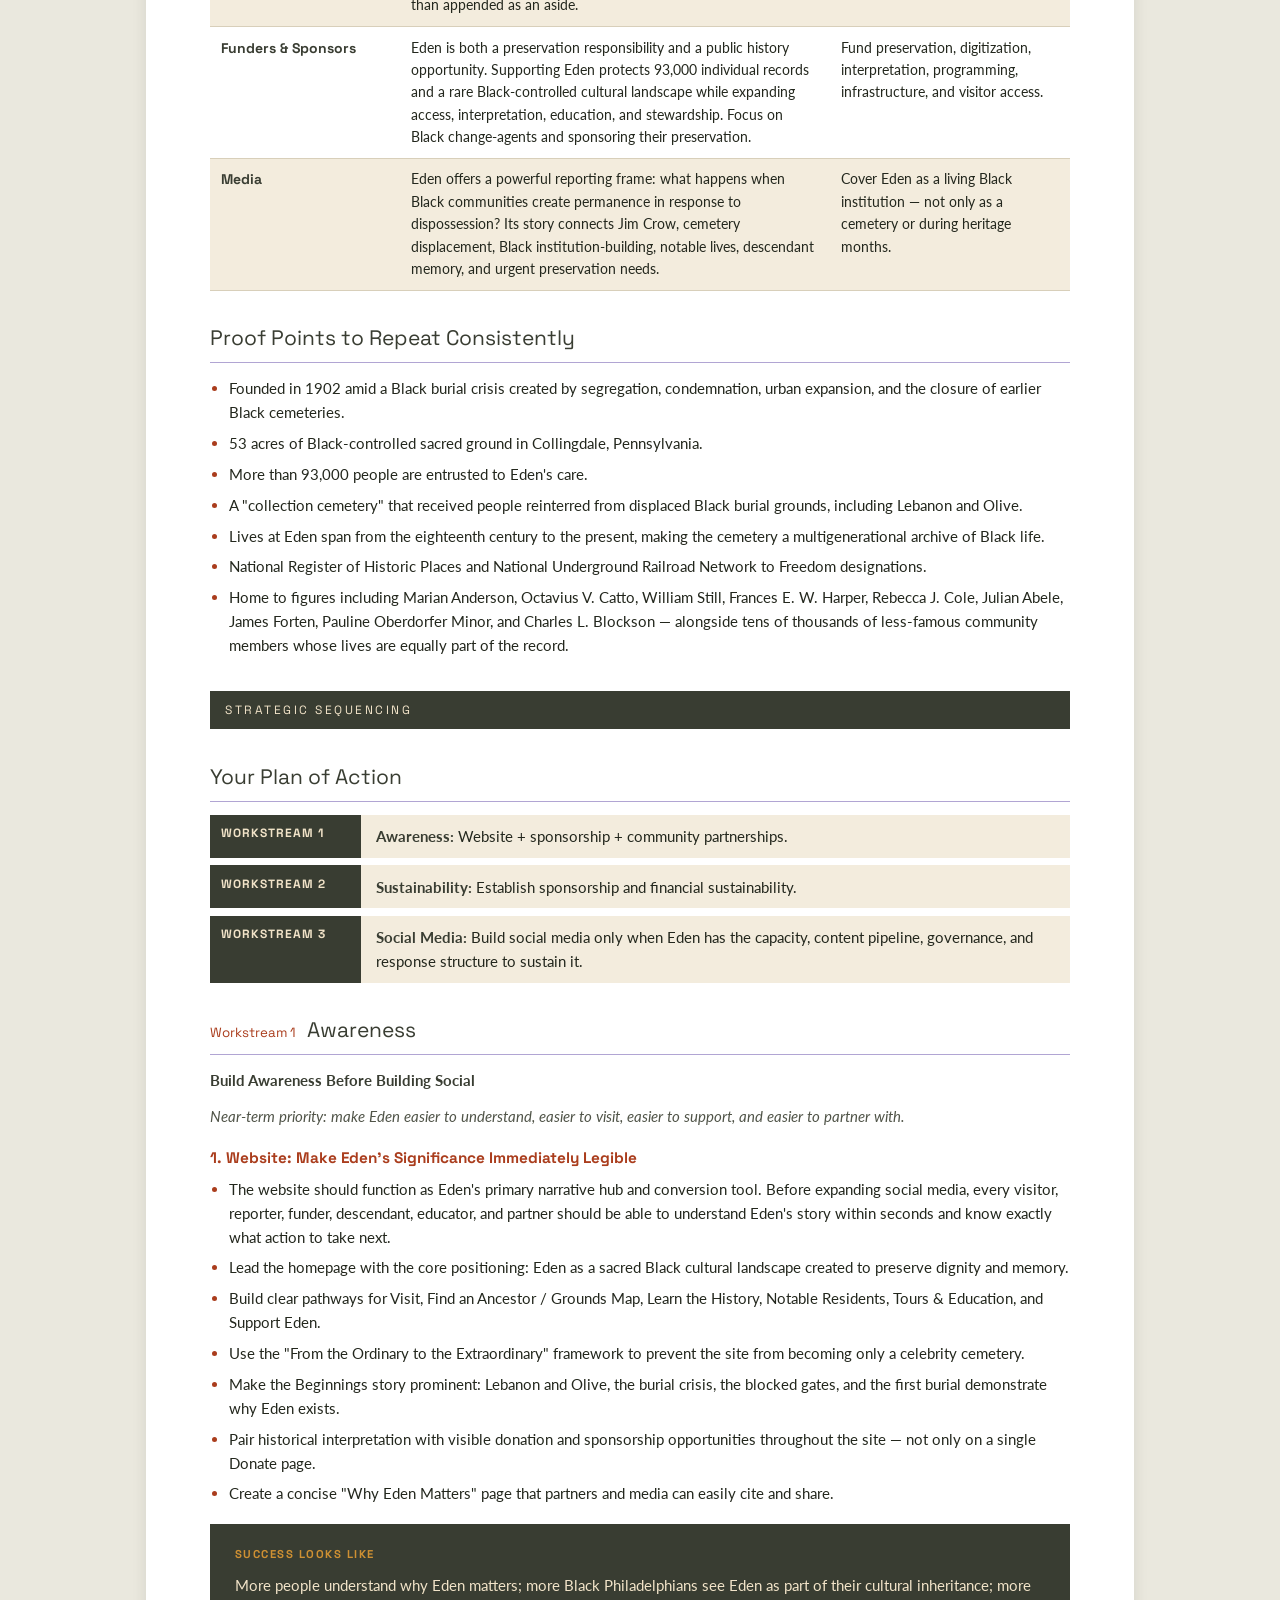
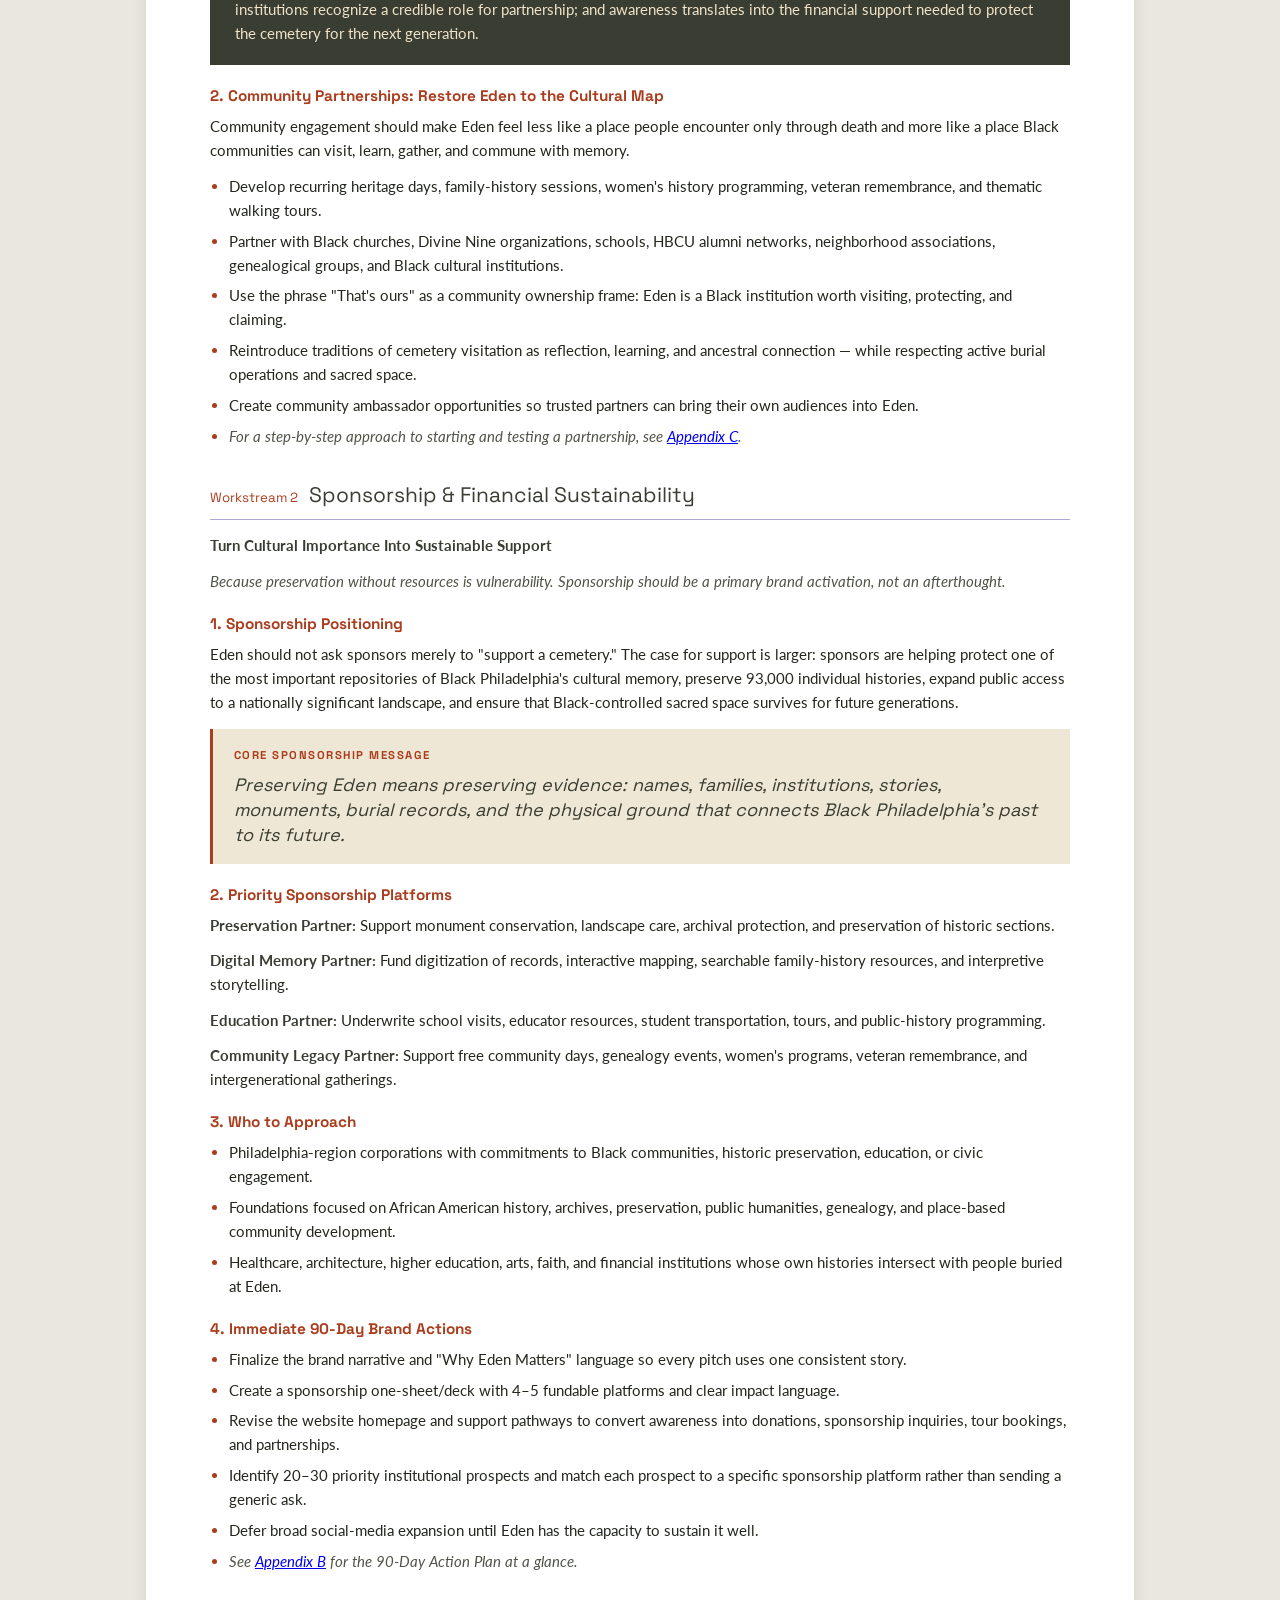
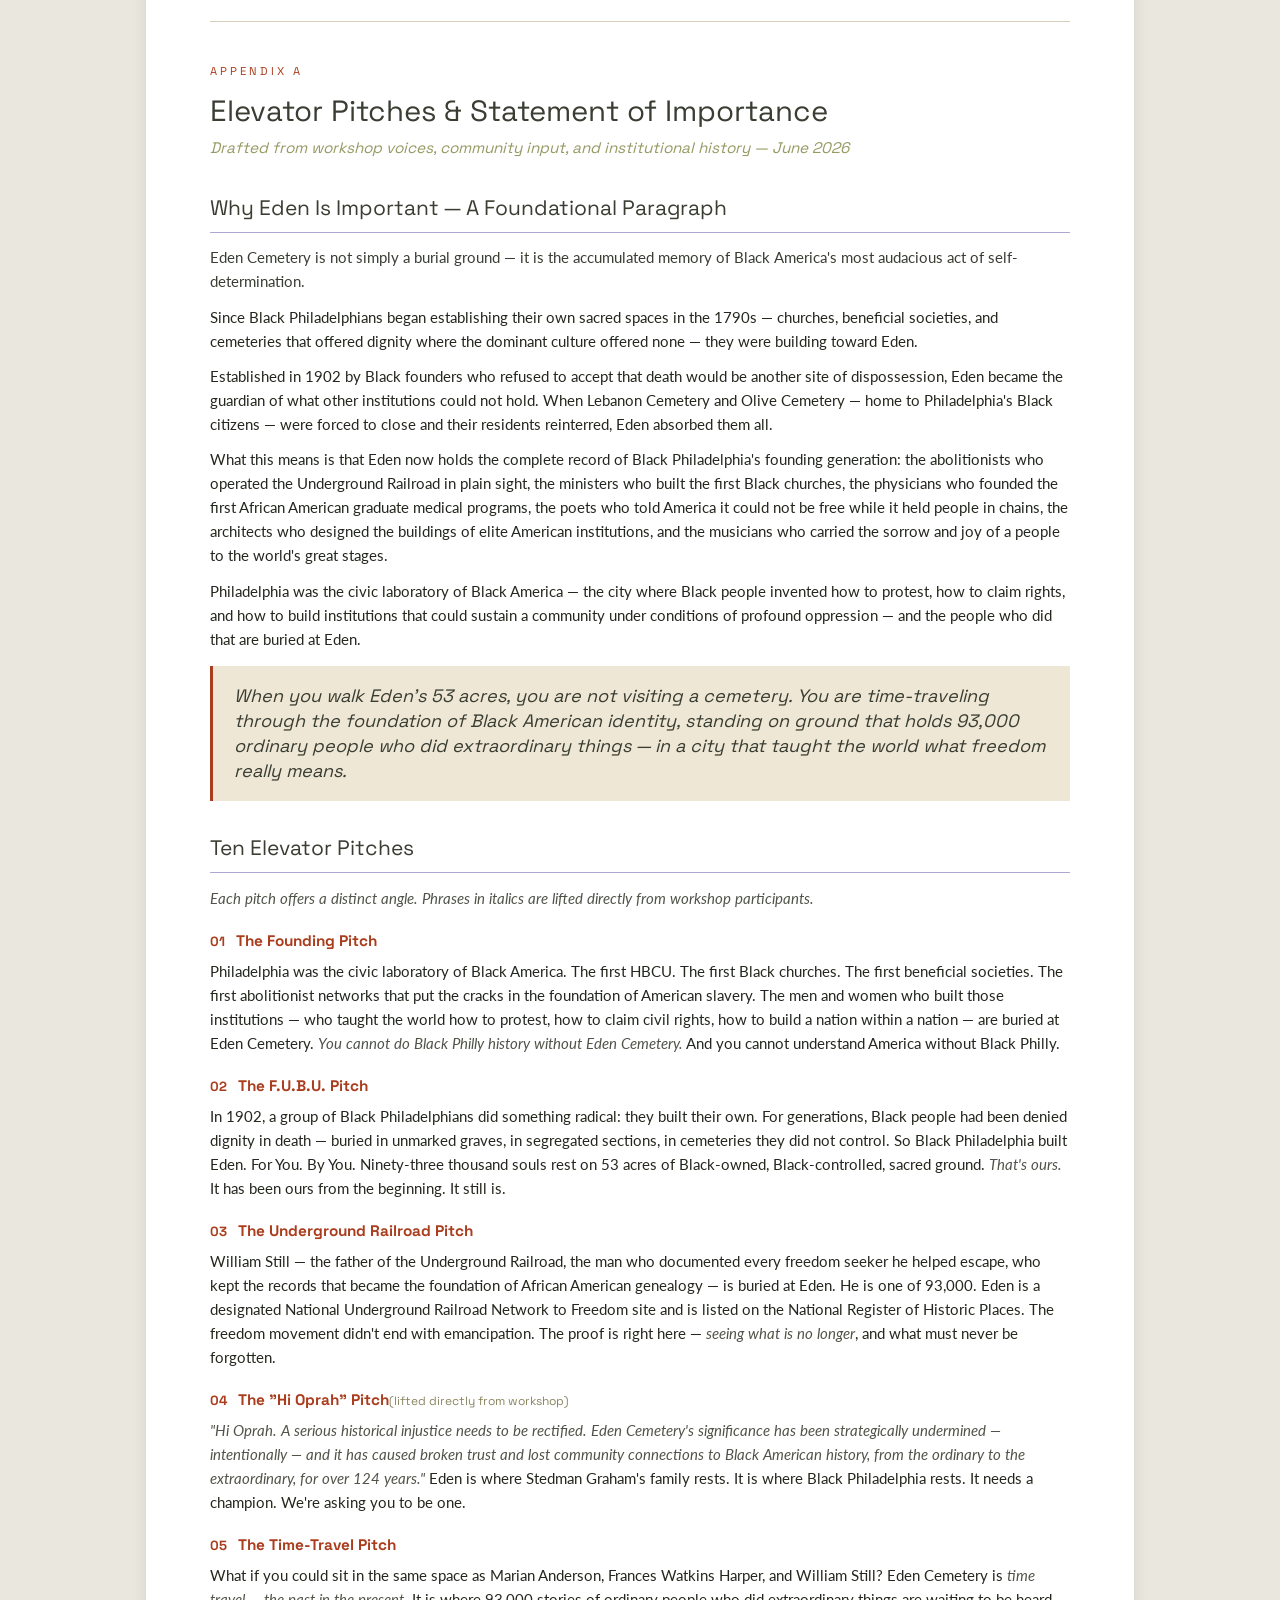
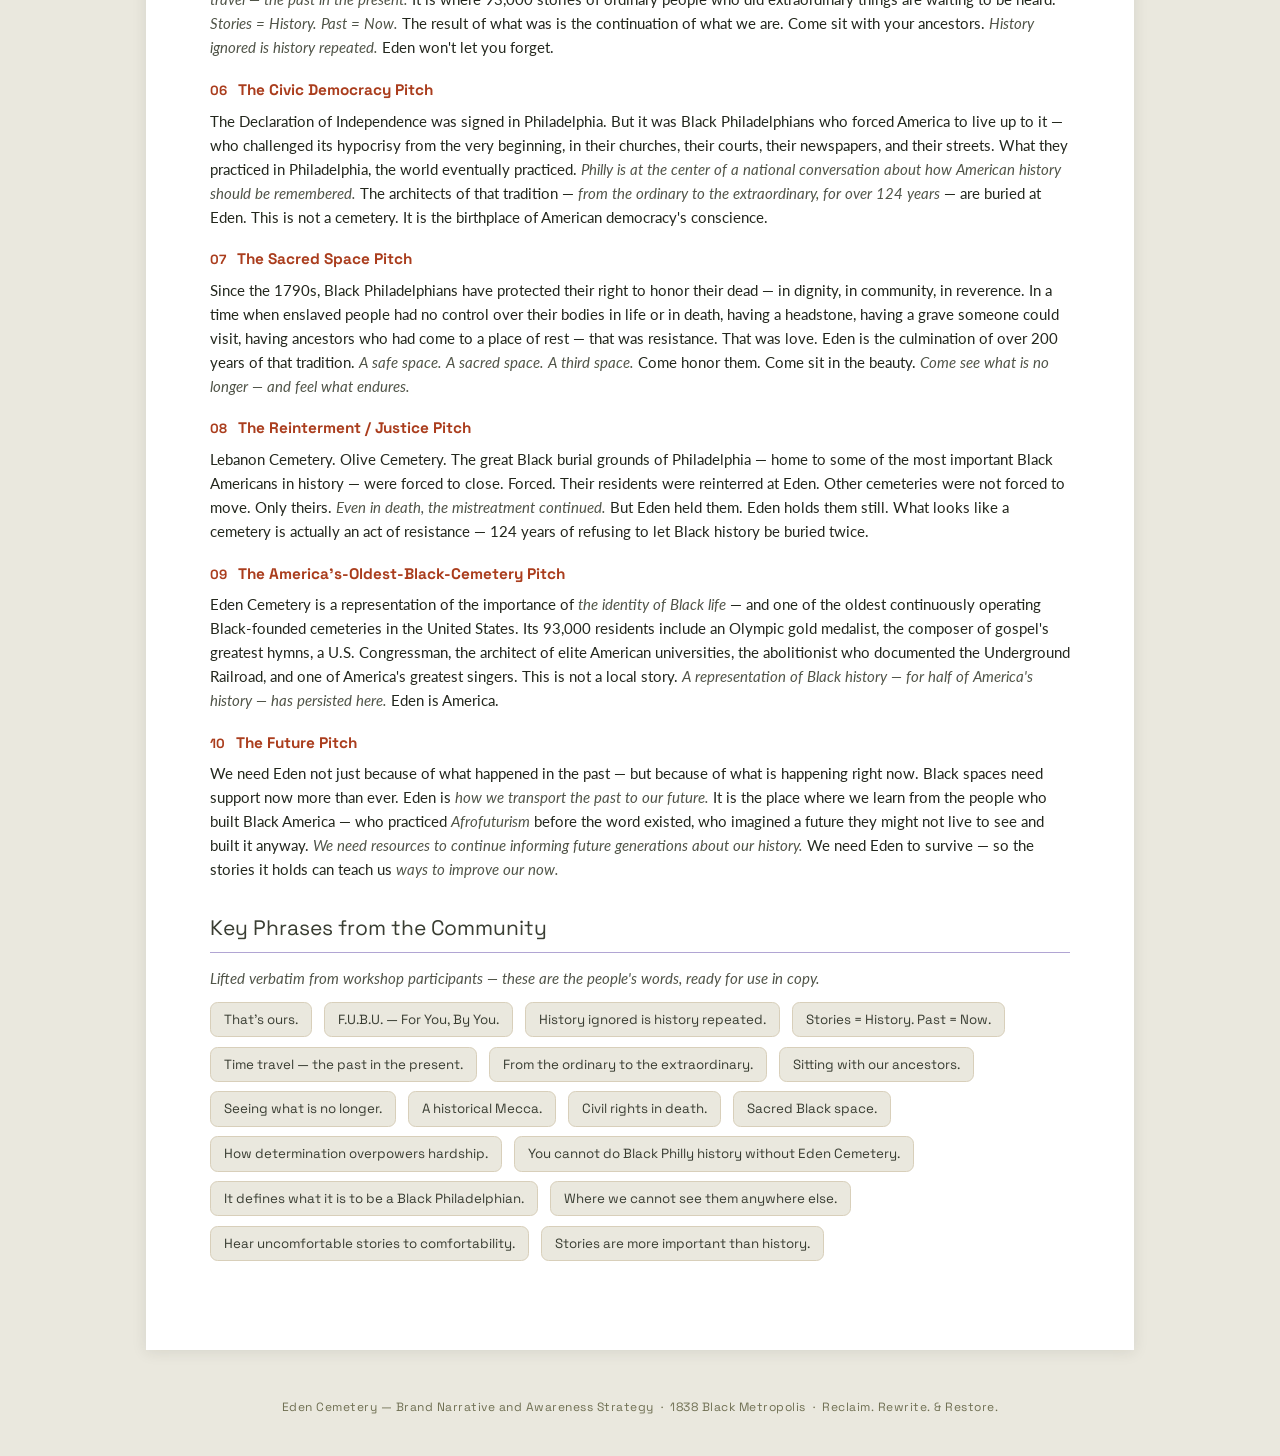
<file: brand-narrative.html>
<!DOCTYPE html>
<html lang="en">
<head>
<meta charset="utf-8">
<meta name="viewport" content="width=device-width, initial-scale=1">
<title>Brand Narrative and Awareness Strategy · Eden Cemetery · 1838 Black Metropolis</title>
<link rel="preconnect" href="https://fonts.googleapis.com"><link href="https://fonts.googleapis.com/css2?family=Space+Grotesk:wght@400;500;700&family=Lato:ital,wght@0,400;0,700;1,400&display=swap" rel="stylesheet">
<link rel="stylesheet" href="brand.css">
</head>
<body>
<div class="topbar"><div class="in"><a href="index.html">&larr; All deliverables</a><span class="org">1838 Black Metropolis &times; Historic Eden Cemetery</span></div></div>
<div class="paper">


<!-- ============ COVER ============ -->
<div class="cover">
  <img src="logo.jpg" alt="1838 Black Metropolis">
  <div class="eyebrow">Historic Eden Cemetery</div>
  <h1 class="title">Brand Narrative and Awareness Strategy</h1>
  <div class="subtitle">Brand narrative, positioning, and the core story of a Black institution built to preserve dignity, memory, and permanence.</div>
  <div class="rule"></div>
  <div class="prepared">PREPARED FOR 1838 BLACK METROPOLIS × HISTORIC EDEN CEMETERY &nbsp;·&nbsp; 2026</div>
</div>

<div class="callout">
  <span class="label">North Star</span>
  <p class="big">Eden is the full-circle answer to a long history of Black dispossession: a place created so that dignity would not end at death, and where the lives of Black Philadelphia could remain visible, protected, and connected to future generations.</p>
</div>

<!-- ============ PART 1: CORE POSITIONING ============ -->
<div class="part">Core Positioning</div>
<p>Historic Eden Cemetery is not simply a burial ground. It is a sacred Black cultural landscape created through collective agency at a moment when racism, segregation, urban expansion, condemnation, and the closure of earlier Black cemeteries threatened both the dignity of the dead and the continuity of Black memory. Eden became the community's answer: Black-controlled ground where people could be buried with respect and where their histories would endure.</p>
<p>Today, Eden holds more than 93,000 lives across 17,000 lots on 53 acres — including abolitionists, educators, ministers, veterans, artists, physicians, architects, civic leaders, families, and everyday Black citizens whose collective stories helped build Black Philadelphia and shape the nation. Eden's cultural importance is therefore not based only on who is famous enough to be called "notable." Its power lies in the extraordinary and the everyday resting together, preserving the full social fabric of Black life.</p>
<p>That makes Eden a "full-circle" institution: Black communities created sacred space when dominant systems denied them dignity; Eden later received people displaced from Black burial grounds that had been erased or forced to close; and today the cemetery can return those lives to public memory through preservation, education, research, visitation, and community stewardship.</p>

<h2>Brand Promise</h2>
<p>Eden protects more than graves. It protects the dignity, evidence, memory, and continuity of Black life — so that what was pushed out of sight is never pushed out of history.</p>

<h2>Primary Brand Idea</h2>
<div class="callout">
  <p class="big">From displacement to dignity. From burial to memory. From the ancestors to us.</p>
</div>

<h2>Strategic Objective</h2>
<p>Drive awareness of Eden as an essential Black cultural institution and <strong>convert</strong> that awareness into visitation, partnership, sponsorship, preservation support, and long-term financial sustainability.</p>

<!-- ============ PART 2: VOICE ============ -->
<div class="part">Voice, Narrative Architecture &amp; Headlines</div>

<h2>How Eden Should Sound</h2>
<p><em>A voice grounded in reverence, agency, intimacy, and historical consequence — never morbidity, nostalgia, or generic heritage tourism.</em></p>

<h2>Brand Voice</h2>
<ol class="num">
  <li><strong>Sacred, not solemn-only:</strong> Death is present, but the language should center on continuity, dignity, reverence, kinship, and ancestral relationship rather than fear or morbidity.<span class="sub">Focus on the spiritual interconnectedness of Blackness.</span></li>
  <li><strong>Historically grounded:</strong> Use evidence, names, places, dates, and institutional history to make Eden's significance undeniable.</li>
  <li><strong>Black-centered and self-determined:</strong> Eden should be described as something Black Philadelphians built, protected, and sustained — not merely as a site where Black people happen to be buried.</li>
  <li><strong>Accessible, not flattened:</strong> The story should be clear enough for families, students, tourists, and media while retaining intellectual depth.<span class="sub">A concise elevator pitch — see Appendix A.</span></li>
  <li><strong>Present-tense:</strong> Eden is not a relic. It is an active cemetery, research resource, gathering place, classroom, sacred landscape, and living institution.</li>
</ol>

<h2>Narrative Pillars</h2>
<ol class="num">
  <li><strong>Dignity as Resistance —</strong> Eden was founded so death would not become another site of racial dispossession. The very existence of Black-controlled burial space is an act of agency.</li>
  <li><strong>The Collection Cemetery —</strong> When earlier Black burial grounds were forced to close, Eden became a place of return, preservation, and continuity. It gathered what the city displaced.</li>
  <li><strong>Black Philadelphia in Full —</strong> Eden holds the famous and the familiar. Its 93,000 stories reveal Black life across class, profession, faith, family, politics, art, science, military service, and everyday community.</li>
  <li><strong>Memory Across Generations —</strong> Eden is where descendants can find evidence of themselves. The cemetery makes ancestry tangible and gives younger generations a place to encounter the people who came before them.</li>
  <li><strong>A Living Future —</strong> Preservation is not backward-looking. Protecting Eden enables future education, research, public history, family connection, and community ownership.</li>
</ol>

<div class="callout">
  <span class="label">Community-Rooted Headline Territory</span>
  <div class="chips">
    <span class="chip">That's ours</span>
    <span class="chip">Eden held them.</span>
    <span class="chip">From the ordinary to the extraordinary</span>
    <span class="chip">Where Black memory lives</span>
    <span class="chip">Refusing to let Black history be buried twice</span>
  </div>
</div>

<h3>Suggested Taglines / Headline Copy</h3>
<div class="chips">
  <span class="chip accent">Eden held them. Eden holds us still.</span>
  <span class="chip accent">Where Black memory lives.</span>
  <span class="chip accent">Founded for dignity. Preserved for generations.</span>
  <span class="chip accent">Founded for dignity. Preserved for us.</span>
  <span class="chip accent">93,000 lives. ONE sacred Black archive.</span>
  <span class="chip accent">The people who built Black Philadelphia are here.</span>
  <span class="chip accent">From the ancestors to us.</span>
  <span class="chip accent">Black history will NOT be buried twice.</span>
  <span class="chip accent">A sacred landscape of Black life, memory, and freedom.</span>
</div>

<h2>Audience Messaging</h2>
<p><strong>One Story, Different Doorways</strong></p>
<p><em>The core narrative stays consistent; the reason to care changes by audience.</em></p>
<table>
  <thead>
    <tr><th style="width:22%">Audience</th><th style="width:50%">Key Messaging</th><th style="width:28%">Primary Call to Action</th></tr>
  </thead>
  <tbody>
    <tr>
      <td class="who">Black Philadelphians</td>
      <td>Eden belongs inside the living cultural map of Black Philadelphia. It is a place to find ancestors, learn the city's Black institutional history, gather across generations, and claim a heritage that has repeatedly been displaced or minimized.</td>
      <td>Visit. Bring family. Research your people. Join preservation efforts. Become a recurring supporter.</td>
    </tr>
    <tr>
      <td class="who">National audiences</td>
      <td>Eden is a nationally significant Black historical landscape where the stories of abolition, voting rights, faith, medicine, architecture, military service, art, and civil rights converge. It is a place where American history can be understood through Black lives rather than appended as an aside.</td>
      <td>Visit when in Philadelphia. Include Eden in educational and heritage itineraries. Support preservation.</td>
    </tr>
    <tr>
      <td class="who">Funders &amp; Sponsors</td>
      <td>Eden is both a preservation responsibility and a public history opportunity. Supporting Eden protects 93,000 individual records and a rare Black-controlled cultural landscape while expanding access, interpretation, education, and stewardship. Focus on Black change-agents and sponsoring their preservation.</td>
      <td>Fund preservation, digitization, interpretation, programming, infrastructure, and visitor access.</td>
    </tr>
    <tr>
      <td class="who">Media</td>
      <td>Eden offers a powerful reporting frame: what happens when Black communities create permanence in response to dispossession? Its story connects Jim Crow, cemetery displacement, Black institution-building, notable lives, descendant memory, and urgent preservation needs.</td>
      <td>Cover Eden as a living Black institution — not only as a cemetery or during heritage months.</td>
    </tr>
  </tbody>
</table>

<h2>Proof Points to Repeat Consistently</h2>
<ul>
  <li>Founded in 1902 amid a Black burial crisis created by segregation, condemnation, urban expansion, and the closure of earlier Black cemeteries.</li>
  <li>53 acres of Black-controlled sacred ground in Collingdale, Pennsylvania.</li>
  <li>More than 93,000 people are entrusted to Eden's care.</li>
  <li>A "collection cemetery" that received people reinterred from displaced Black burial grounds, including Lebanon and Olive.</li>
  <li>Lives at Eden span from the eighteenth century to the present, making the cemetery a multigenerational archive of Black life.</li>
  <li>National Register of Historic Places and National Underground Railroad Network to Freedom designations.</li>
  <li>Home to figures including Marian Anderson, Octavius V. Catto, William Still, Frances E. W. Harper, Rebecca J. Cole, Julian Abele, James Forten, Pauline Oberdorfer Minor, and Charles L. Blockson — alongside tens of thousands of less-famous community members whose lives are equally part of the record.</li>
</ul>

<!-- ============ PART 4: STRATEGIC SEQUENCING ============ -->
<div class="part">Strategic Sequencing</div>
<h2>Your Plan of Action</h2>
<div class="ws"><div class="k">Workstream 1</div><div class="v"><b>Awareness:</b> Website + sponsorship + community partnerships.</div></div>
<div class="ws"><div class="k">Workstream 2</div><div class="v"><b>Sustainability:</b> Establish sponsorship and financial sustainability.</div></div>
<div class="ws"><div class="k">Workstream 3</div><div class="v"><b>Social Media:</b> Build social media only when Eden has the capacity, content pipeline, governance, and response structure to sustain it.</div></div>

<h2><span class="num">Workstream 1</span>Awareness</h2>
<p><strong>Build Awareness Before Building Social</strong></p>
<p><em>Near-term priority: make Eden easier to understand, easier to visit, easier to support, and easier to partner with.</em></p>

<h3>1. Website: Make Eden's Significance Immediately Legible</h3>
<ul>
  <li>The website should function as Eden's primary narrative hub and conversion tool. Before expanding social media, every visitor, reporter, funder, descendant, educator, and partner should be able to understand Eden's story within seconds and know exactly what action to take next.</li>
  <li>Lead the homepage with the core positioning: Eden as a sacred Black cultural landscape created to preserve dignity and memory.</li>
  <li>Build clear pathways for Visit, Find an Ancestor / Grounds Map, Learn the History, Notable Residents, Tours &amp; Education, and Support Eden.</li>
  <li>Use the "From the Ordinary to the Extraordinary" framework to prevent the site from becoming only a celebrity cemetery.</li>
  <li>Make the Beginnings story prominent: Lebanon and Olive, the burial crisis, the blocked gates, and the first burial demonstrate why Eden exists.</li>
  <li>Pair historical interpretation with visible donation and sponsorship opportunities throughout the site — not only on a single Donate page.</li>
  <li>Create a concise "Why Eden Matters" page that partners and media can easily cite and share.</li>
</ul>

<div class="darkbox">
  <span class="label">Success Looks Like</span>
  <p>More people understand why Eden matters; more Black Philadelphians see Eden as part of their cultural inheritance; more institutions recognize a credible role for partnership; and awareness translates into the financial support needed to protect the cemetery for the next generation.</p>
</div>

<h3>2. Community Partnerships: Restore Eden to the Cultural Map</h3>
<p>Community engagement should make Eden feel less like a place people encounter only through death and more like a place Black communities can visit, learn, gather, and commune with memory.</p>
<ul>
  <li>Develop recurring heritage days, family-history sessions, women's history programming, veteran remembrance, and thematic walking tours.</li>
  <li>Partner with Black churches, Divine Nine organizations, schools, HBCU alumni networks, neighborhood associations, genealogical groups, and Black cultural institutions.</li>
  <li>Use the phrase "That's ours" as a community ownership frame: Eden is a Black institution worth visiting, protecting, and claiming.</li>
  <li>Reintroduce traditions of cemetery visitation as reflection, learning, and ancestral connection — while respecting active burial operations and sacred space.</li>
  <li>Create community ambassador opportunities so trusted partners can bring their own audiences into Eden.</li>
  <li><em>For a step-by-step approach to starting and testing a partnership, see <a href="appendix-c-partnership-pathway.html">Appendix C</a>.</em></li>
</ul>

<h2><span class="num">Workstream 2</span>Sponsorship &amp; Financial Sustainability</h2>
<p><strong>Turn Cultural Importance Into Sustainable Support</strong></p>
<p><em>Because preservation without resources is vulnerability. Sponsorship should be a primary brand activation, not an afterthought.</em></p>

<h3>1. Sponsorship Positioning</h3>
<p>Eden should not ask sponsors merely to "support a cemetery." The case for support is larger: sponsors are helping protect one of the most important repositories of Black Philadelphia's cultural memory, preserve 93,000 individual histories, expand public access to a nationally significant landscape, and ensure that Black-controlled sacred space survives for future generations.</p>
<div class="callout">
  <span class="label">Core Sponsorship Message</span>
  <p class="big">Preserving Eden means preserving evidence: names, families, institutions, stories, monuments, burial records, and the physical ground that connects Black Philadelphia's past to its future.</p>
</div>

<h3>2. Priority Sponsorship Platforms</h3>
<p><strong>Preservation Partner:</strong> Support monument conservation, landscape care, archival protection, and preservation of historic sections.</p>
<p><strong>Digital Memory Partner:</strong> Fund digitization of records, interactive mapping, searchable family-history resources, and interpretive storytelling.</p>
<p><strong>Education Partner:</strong> Underwrite school visits, educator resources, student transportation, tours, and public-history programming.</p>
<p><strong>Community Legacy Partner:</strong> Support free community days, genealogy events, women's programs, veteran remembrance, and intergenerational gatherings.</p>

<h3>3. Who to Approach</h3>
<ul>
  <li>Philadelphia-region corporations with commitments to Black communities, historic preservation, education, or civic engagement.</li>
  <li>Foundations focused on African American history, archives, preservation, public humanities, genealogy, and place-based community development.</li>
  <li>Healthcare, architecture, higher education, arts, faith, and financial institutions whose own histories intersect with people buried at Eden.</li>
</ul>

<h3>4. Immediate 90-Day Brand Actions</h3>
<ul>
  <li>Finalize the brand narrative and "Why Eden Matters" language so every pitch uses one consistent story.</li>
  <li>Create a sponsorship one-sheet/deck with 4–5 fundable platforms and clear impact language.</li>
  <li>Revise the website homepage and support pathways to convert awareness into donations, sponsorship inquiries, tour bookings, and partnerships.</li>
  <li>Identify 20–30 priority institutional prospects and match each prospect to a specific sponsorship platform rather than sending a generic ask.</li>
  <li>Defer broad social-media expansion until Eden has the capacity to sustain it well.</li>
  <li><em>See <a href="appendix-b-90-day-plan.html">Appendix B</a> for the 90-Day Action Plan at a glance.</em></li>
</ul>

<!-- ============ APPENDIX A ============ -->
<div class="appendix">
  <div class="eyebrow">Appendix A</div>
  <div class="apptitle">Elevator Pitches &amp; Statement of Importance</div>
  <div class="appsub">Drafted from workshop voices, community input, and institutional history — June 2026</div>

  <h2>Why Eden Is Important — A Foundational Paragraph</h2>
  <p class="lead">Eden Cemetery is not simply a burial ground — it is the accumulated memory of Black America's most audacious act of self-determination.</p>
  <p>Since Black Philadelphians began establishing their own sacred spaces in the 1790s — churches, beneficial societies, and cemeteries that offered dignity where the dominant culture offered none — they were building toward Eden.</p>
  <p>Established in 1902 by Black founders who refused to accept that death would be another site of dispossession, Eden became the guardian of what other institutions could not hold. When Lebanon Cemetery and Olive Cemetery — home to Philadelphia's Black citizens — were forced to close and their residents reinterred, Eden absorbed them all.</p>
  <p>What this means is that Eden now holds the complete record of Black Philadelphia's founding generation: the abolitionists who operated the Underground Railroad in plain sight, the ministers who built the first Black churches, the physicians who founded the first African American graduate medical programs, the poets who told America it could not be free while it held people in chains, the architects who designed the buildings of elite American institutions, and the musicians who carried the sorrow and joy of a people to the world's great stages.</p>
  <p>Philadelphia was the civic laboratory of Black America — the city where Black people invented how to protest, how to claim rights, and how to build institutions that could sustain a community under conditions of profound oppression — and the people who did that are buried at Eden.</p>
  <div class="callout">
    <p class="big">When you walk Eden's 53 acres, you are not visiting a cemetery. You are time-traveling through the foundation of Black American identity, standing on ground that holds 93,000 ordinary people who did extraordinary things — in a city that taught the world what freedom really means.</p>
  </div>

  <h2>Ten Elevator Pitches</h2>
  <p><em>Each pitch offers a distinct angle. Phrases in italics are lifted directly from workshop participants.</em></p>

  <div class="pitch"><h3><span class="pitchnum">01</span>The Founding Pitch</h3>
  <p>Philadelphia was the civic laboratory of Black America. The first HBCU. The first Black churches. The first beneficial societies. The first abolitionist networks that put the cracks in the foundation of American slavery. The men and women who built those institutions — who taught the world how to protest, how to claim civil rights, how to build a nation within a nation — are buried at Eden Cemetery. <em>You cannot do Black Philly history without Eden Cemetery.</em> And you cannot understand America without Black Philly.</p></div>

  <div class="pitch"><h3><span class="pitchnum">02</span>The F.U.B.U. Pitch</h3>
  <p>In 1902, a group of Black Philadelphians did something radical: they built their own. For generations, Black people had been denied dignity in death — buried in unmarked graves, in segregated sections, in cemeteries they did not control. So Black Philadelphia built Eden. For You. By You. Ninety-three thousand souls rest on 53 acres of Black-owned, Black-controlled, sacred ground. <em>That's ours.</em> It has been ours from the beginning. It still is.</p></div>

  <div class="pitch"><h3><span class="pitchnum">03</span>The Underground Railroad Pitch</h3>
  <p>William Still — the father of the Underground Railroad, the man who documented every freedom seeker he helped escape, who kept the records that became the foundation of African American genealogy — is buried at Eden. He is one of 93,000. Eden is a designated National Underground Railroad Network to Freedom site and is listed on the National Register of Historic Places. The freedom movement didn't end with emancipation. The proof is right here — <em>seeing what is no longer</em>, and what must never be forgotten.</p></div>

  <div class="pitch"><h3><span class="pitchnum">04</span>The "Hi Oprah" Pitch <span style="font-family:'Space Grotesk','Lato',sans-serif;font-weight:400;font-size:9pt;color:#8a8560;">(lifted directly from workshop)</span></h3>
  <p><em>"Hi Oprah. A serious historical injustice needs to be rectified. Eden Cemetery's significance has been strategically undermined — intentionally — and it has caused broken trust and lost community connections to Black American history, from the ordinary to the extraordinary, for over 124 years."</em> Eden is where Stedman Graham's family rests. It is where Black Philadelphia rests. It needs a champion. We're asking you to be one.</p></div>

  <div class="pitch"><h3><span class="pitchnum">05</span>The Time-Travel Pitch</h3>
  <p>What if you could sit in the same space as Marian Anderson, Frances Watkins Harper, and William Still? Eden Cemetery is <em>time travel — the past in the present.</em> It is where 93,000 stories of ordinary people who did extraordinary things are waiting to be heard. <em>Stories = History. Past = Now.</em> The result of what was is the continuation of what we are. Come sit with your ancestors. <em>History ignored is history repeated.</em> Eden won't let you forget.</p></div>

  <div class="pitch"><h3><span class="pitchnum">06</span>The Civic Democracy Pitch</h3>
  <p>The Declaration of Independence was signed in Philadelphia. But it was Black Philadelphians who forced America to live up to it — who challenged its hypocrisy from the very beginning, in their churches, their courts, their newspapers, and their streets. What they practiced in Philadelphia, the world eventually practiced. <em>Philly is at the center of a national conversation about how American history should be remembered.</em> The architects of that tradition — <em>from the ordinary to the extraordinary, for over 124 years</em> — are buried at Eden. This is not a cemetery. It is the birthplace of American democracy's conscience.</p></div>

  <div class="pitch"><h3><span class="pitchnum">07</span>The Sacred Space Pitch</h3>
  <p>Since the 1790s, Black Philadelphians have protected their right to honor their dead — in dignity, in community, in reverence. In a time when enslaved people had no control over their bodies in life or in death, having a headstone, having a grave someone could visit, having ancestors who had come to a place of rest — that was resistance. That was love. Eden is the culmination of over 200 years of that tradition. <em>A safe space. A sacred space. A third space.</em> Come honor them. Come sit in the beauty. <em>Come see what is no longer — and feel what endures.</em></p></div>

  <div class="pitch"><h3><span class="pitchnum">08</span>The Reinterment / Justice Pitch</h3>
  <p>Lebanon Cemetery. Olive Cemetery. The great Black burial grounds of Philadelphia — home to some of the most important Black Americans in history — were forced to close. Forced. Their residents were reinterred at Eden. Other cemeteries were not forced to move. Only theirs. <em>Even in death, the mistreatment continued.</em> But Eden held them. Eden holds them still. What looks like a cemetery is actually an act of resistance — 124 years of refusing to let Black history be buried twice.</p></div>

  <div class="pitch"><h3><span class="pitchnum">09</span>The America's-Oldest-Black-Cemetery Pitch</h3>
  <p>Eden Cemetery is a representation of the importance of <em>the identity of Black life</em> — and one of the oldest continuously operating Black-founded cemeteries in the United States. Its 93,000 residents include an Olympic gold medalist, the composer of gospel's greatest hymns, a U.S. Congressman, the architect of elite American universities, the abolitionist who documented the Underground Railroad, and one of America's greatest singers. This is not a local story. <em>A representation of Black history — for half of America's history — has persisted here.</em> Eden is America.</p></div>

  <div class="pitch"><h3><span class="pitchnum">10</span>The Future Pitch</h3>
  <p>We need Eden not just because of what happened in the past — but because of what is happening right now. Black spaces need support now more than ever. Eden is <em>how we transport the past to our future.</em> It is the place where we learn from the people who built Black America — who practiced <em>Afrofuturism</em> before the word existed, who imagined a future they might not live to see and built it anyway. <em>We need resources to continue informing future generations about our history.</em> We need Eden to survive — so the stories it holds can teach us <em>ways to improve our now.</em></p></div>

  <h2>Key Phrases from the Community</h2>
  <p><em>Lifted verbatim from workshop participants — these are the people's words, ready for use in copy.</em></p>
  <div class="chips">
    <span class="chip">That's ours.</span>
    <span class="chip">F.U.B.U. — For You, By You.</span>
    <span class="chip">History ignored is history repeated.</span>
    <span class="chip">Stories = History. Past = Now.</span>
    <span class="chip">Time travel — the past in the present.</span>
    <span class="chip">From the ordinary to the extraordinary.</span>
    <span class="chip">Sitting with our ancestors.</span>
    <span class="chip">Seeing what is no longer.</span>
    <span class="chip">A historical Mecca.</span>
    <span class="chip">Civil rights in death.</span>
    <span class="chip">Sacred Black space.</span>
    <span class="chip">How determination overpowers hardship.</span>
    <span class="chip">You cannot do Black Philly history without Eden Cemetery.</span>
    <span class="chip">It defines what it is to be a Black Philadelphian.</span>
    <span class="chip">Where we cannot see them anywhere else.</span>
    <span class="chip">Hear uncomfortable stories to comfortability.</span>
    <span class="chip">Stories are more important than history.</span>
  </div>
</div>


</div>
<div class="sitefoot">Eden Cemetery — Brand Narrative and Awareness Strategy &nbsp;·&nbsp; 1838 Black Metropolis &nbsp;·&nbsp; Reclaim. Rewrite. &amp; Restore.</div>
</body>
</html>
</file>
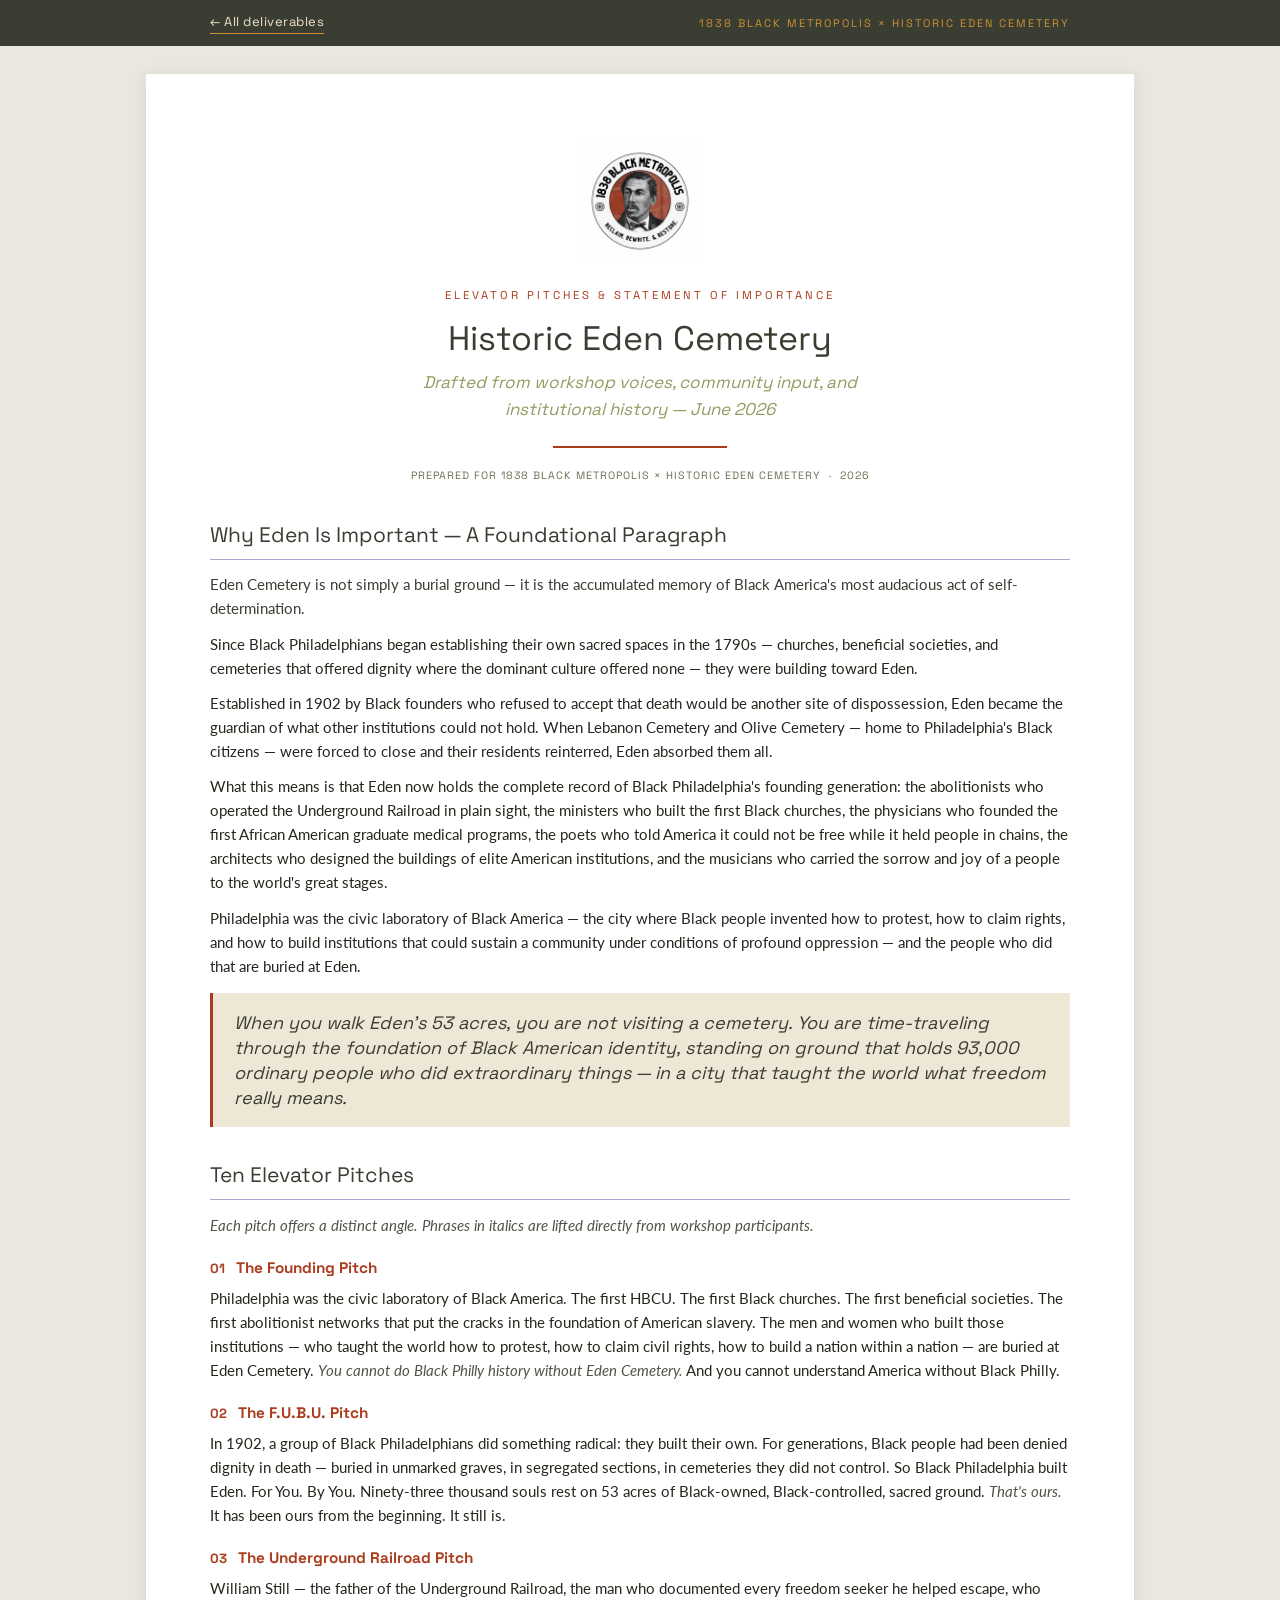
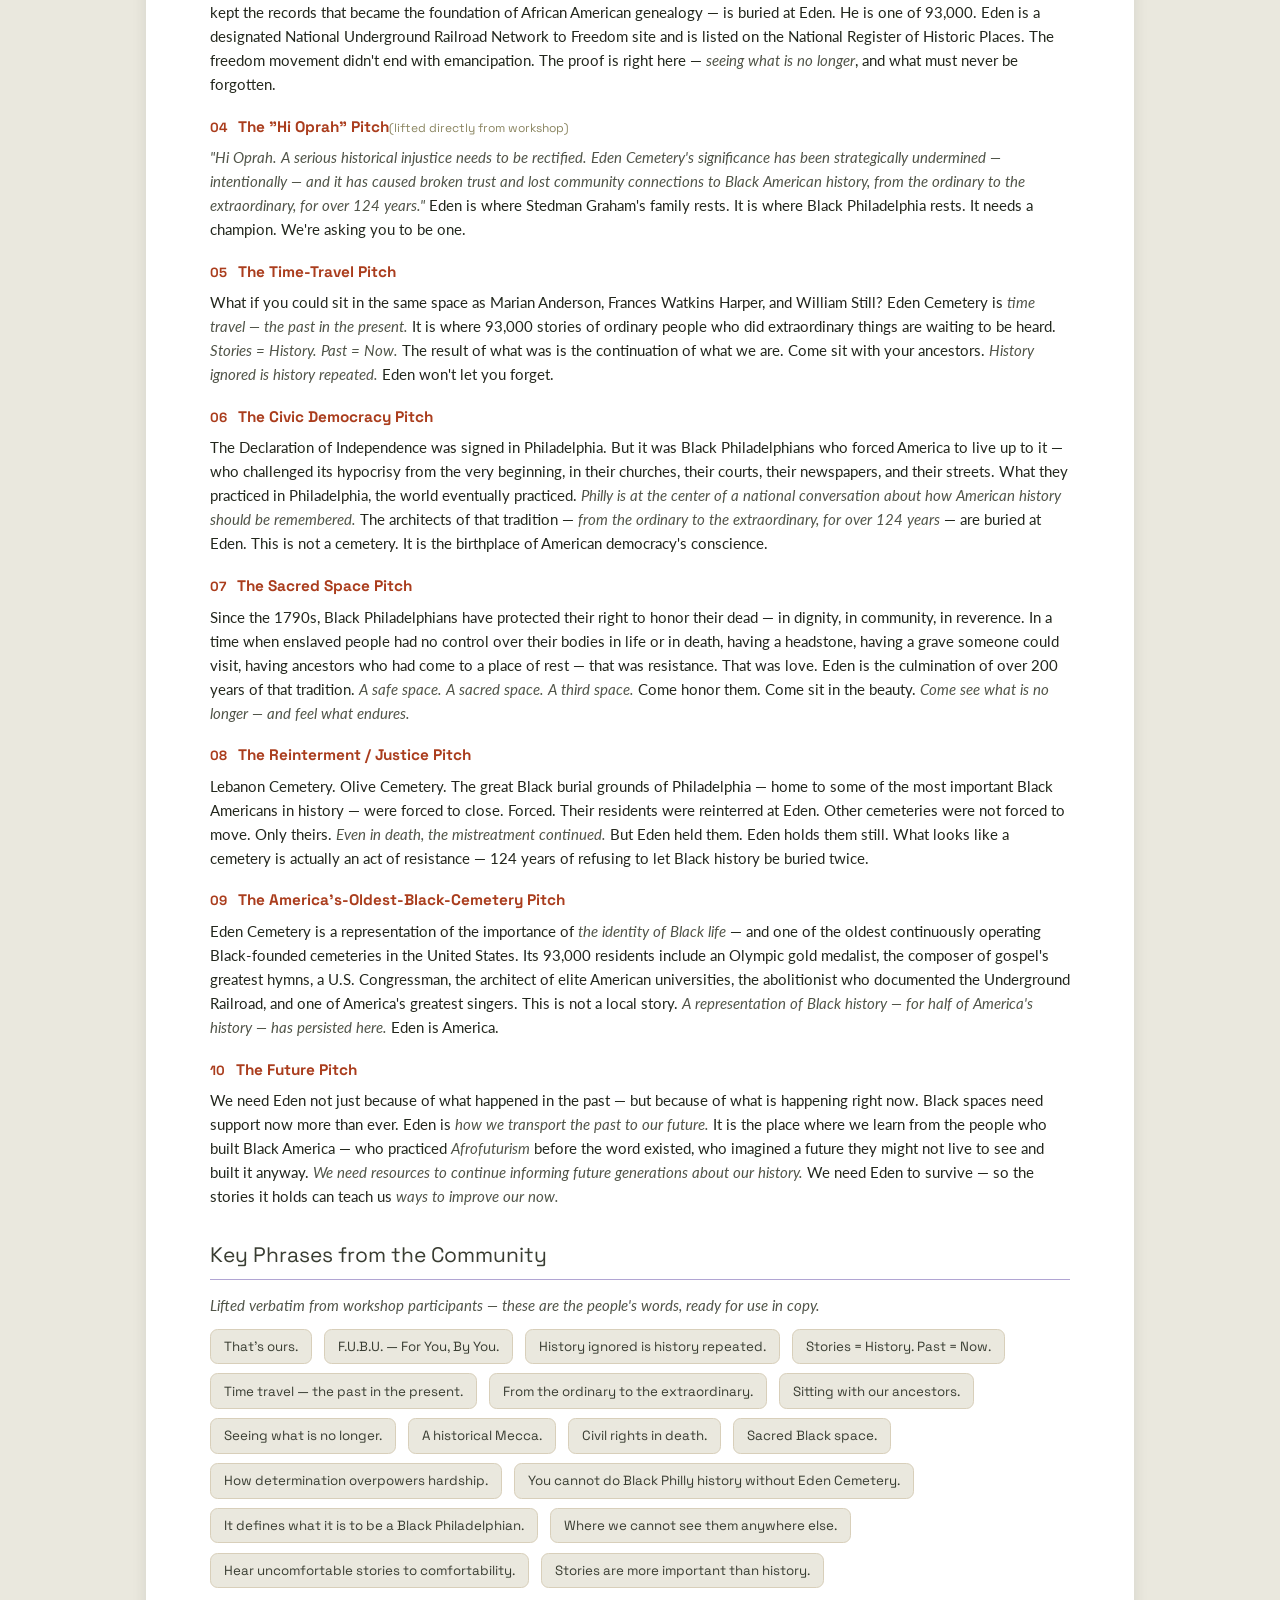
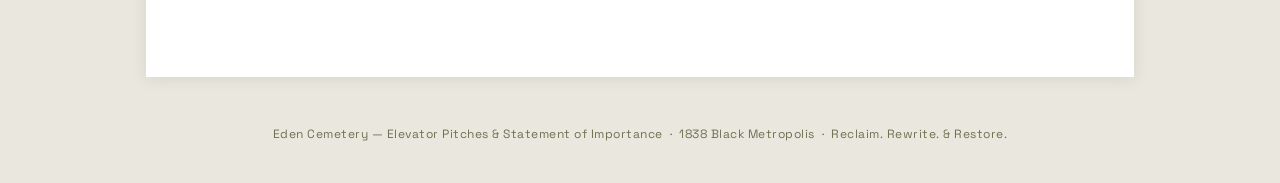
<file: elevator-pitches.html>
<!DOCTYPE html>
<html lang="en">
<head>
<meta charset="utf-8">
<meta name="viewport" content="width=device-width, initial-scale=1">
<title>Elevator Pitches and Statement of Importance · Eden Cemetery · 1838 Black Metropolis</title>
<link rel="preconnect" href="https://fonts.googleapis.com"><link href="https://fonts.googleapis.com/css2?family=Space+Grotesk:wght@400;500;700&family=Lato:ital,wght@0,400;0,700;1,400&display=swap" rel="stylesheet">
<link rel="stylesheet" href="brand.css">
</head>
<body>
<div class="topbar"><div class="in"><a href="index.html">&larr; All deliverables</a><span class="org">1838 Black Metropolis &times; Historic Eden Cemetery</span></div></div>
<div class="paper">
<!-- ============ APPENDIX A ============ -->
<div class="cover">
  <img src="logo.jpg" alt="1838 Black Metropolis">
  <div class="eyebrow">Elevator Pitches &amp; Statement of Importance</div>
  <h1 class="title">Historic Eden Cemetery</h1>
  <div class="subtitle">Drafted from workshop voices, community input, and institutional history — June 2026</div>
  <div class="rule"></div>
  <div class="prepared">PREPARED FOR 1838 BLACK METROPOLIS × HISTORIC EDEN CEMETERY &nbsp;·&nbsp; 2026</div>
</div><div>

  <h2>Why Eden Is Important — A Foundational Paragraph</h2>
  <p class="lead">Eden Cemetery is not simply a burial ground — it is the accumulated memory of Black America's most audacious act of self-determination.</p>
  <p>Since Black Philadelphians began establishing their own sacred spaces in the 1790s — churches, beneficial societies, and cemeteries that offered dignity where the dominant culture offered none — they were building toward Eden.</p>
  <p>Established in 1902 by Black founders who refused to accept that death would be another site of dispossession, Eden became the guardian of what other institutions could not hold. When Lebanon Cemetery and Olive Cemetery — home to Philadelphia's Black citizens — were forced to close and their residents reinterred, Eden absorbed them all.</p>
  <p>What this means is that Eden now holds the complete record of Black Philadelphia's founding generation: the abolitionists who operated the Underground Railroad in plain sight, the ministers who built the first Black churches, the physicians who founded the first African American graduate medical programs, the poets who told America it could not be free while it held people in chains, the architects who designed the buildings of elite American institutions, and the musicians who carried the sorrow and joy of a people to the world's great stages.</p>
  <p>Philadelphia was the civic laboratory of Black America — the city where Black people invented how to protest, how to claim rights, and how to build institutions that could sustain a community under conditions of profound oppression — and the people who did that are buried at Eden.</p>
  <div class="callout">
    <p class="big">When you walk Eden's 53 acres, you are not visiting a cemetery. You are time-traveling through the foundation of Black American identity, standing on ground that holds 93,000 ordinary people who did extraordinary things — in a city that taught the world what freedom really means.</p>
  </div>

  <h2>Ten Elevator Pitches</h2>
  <p><em>Each pitch offers a distinct angle. Phrases in italics are lifted directly from workshop participants.</em></p>

  <div class="pitch"><h3><span class="pitchnum">01</span>The Founding Pitch</h3>
  <p>Philadelphia was the civic laboratory of Black America. The first HBCU. The first Black churches. The first beneficial societies. The first abolitionist networks that put the cracks in the foundation of American slavery. The men and women who built those institutions — who taught the world how to protest, how to claim civil rights, how to build a nation within a nation — are buried at Eden Cemetery. <em>You cannot do Black Philly history without Eden Cemetery.</em> And you cannot understand America without Black Philly.</p></div>

  <div class="pitch"><h3><span class="pitchnum">02</span>The F.U.B.U. Pitch</h3>
  <p>In 1902, a group of Black Philadelphians did something radical: they built their own. For generations, Black people had been denied dignity in death — buried in unmarked graves, in segregated sections, in cemeteries they did not control. So Black Philadelphia built Eden. For You. By You. Ninety-three thousand souls rest on 53 acres of Black-owned, Black-controlled, sacred ground. <em>That's ours.</em> It has been ours from the beginning. It still is.</p></div>

  <div class="pitch"><h3><span class="pitchnum">03</span>The Underground Railroad Pitch</h3>
  <p>William Still — the father of the Underground Railroad, the man who documented every freedom seeker he helped escape, who kept the records that became the foundation of African American genealogy — is buried at Eden. He is one of 93,000. Eden is a designated National Underground Railroad Network to Freedom site and is listed on the National Register of Historic Places. The freedom movement didn't end with emancipation. The proof is right here — <em>seeing what is no longer</em>, and what must never be forgotten.</p></div>

  <div class="pitch"><h3><span class="pitchnum">04</span>The "Hi Oprah" Pitch <span style="font-family:'Space Grotesk','Lato',sans-serif;font-weight:400;font-size:9pt;color:#8a8560;">(lifted directly from workshop)</span></h3>
  <p><em>"Hi Oprah. A serious historical injustice needs to be rectified. Eden Cemetery's significance has been strategically undermined — intentionally — and it has caused broken trust and lost community connections to Black American history, from the ordinary to the extraordinary, for over 124 years."</em> Eden is where Stedman Graham's family rests. It is where Black Philadelphia rests. It needs a champion. We're asking you to be one.</p></div>

  <div class="pitch"><h3><span class="pitchnum">05</span>The Time-Travel Pitch</h3>
  <p>What if you could sit in the same space as Marian Anderson, Frances Watkins Harper, and William Still? Eden Cemetery is <em>time travel — the past in the present.</em> It is where 93,000 stories of ordinary people who did extraordinary things are waiting to be heard. <em>Stories = History. Past = Now.</em> The result of what was is the continuation of what we are. Come sit with your ancestors. <em>History ignored is history repeated.</em> Eden won't let you forget.</p></div>

  <div class="pitch"><h3><span class="pitchnum">06</span>The Civic Democracy Pitch</h3>
  <p>The Declaration of Independence was signed in Philadelphia. But it was Black Philadelphians who forced America to live up to it — who challenged its hypocrisy from the very beginning, in their churches, their courts, their newspapers, and their streets. What they practiced in Philadelphia, the world eventually practiced. <em>Philly is at the center of a national conversation about how American history should be remembered.</em> The architects of that tradition — <em>from the ordinary to the extraordinary, for over 124 years</em> — are buried at Eden. This is not a cemetery. It is the birthplace of American democracy's conscience.</p></div>

  <div class="pitch"><h3><span class="pitchnum">07</span>The Sacred Space Pitch</h3>
  <p>Since the 1790s, Black Philadelphians have protected their right to honor their dead — in dignity, in community, in reverence. In a time when enslaved people had no control over their bodies in life or in death, having a headstone, having a grave someone could visit, having ancestors who had come to a place of rest — that was resistance. That was love. Eden is the culmination of over 200 years of that tradition. <em>A safe space. A sacred space. A third space.</em> Come honor them. Come sit in the beauty. <em>Come see what is no longer — and feel what endures.</em></p></div>

  <div class="pitch"><h3><span class="pitchnum">08</span>The Reinterment / Justice Pitch</h3>
  <p>Lebanon Cemetery. Olive Cemetery. The great Black burial grounds of Philadelphia — home to some of the most important Black Americans in history — were forced to close. Forced. Their residents were reinterred at Eden. Other cemeteries were not forced to move. Only theirs. <em>Even in death, the mistreatment continued.</em> But Eden held them. Eden holds them still. What looks like a cemetery is actually an act of resistance — 124 years of refusing to let Black history be buried twice.</p></div>

  <div class="pitch"><h3><span class="pitchnum">09</span>The America's-Oldest-Black-Cemetery Pitch</h3>
  <p>Eden Cemetery is a representation of the importance of <em>the identity of Black life</em> — and one of the oldest continuously operating Black-founded cemeteries in the United States. Its 93,000 residents include an Olympic gold medalist, the composer of gospel's greatest hymns, a U.S. Congressman, the architect of elite American universities, the abolitionist who documented the Underground Railroad, and one of America's greatest singers. This is not a local story. <em>A representation of Black history — for half of America's history — has persisted here.</em> Eden is America.</p></div>

  <div class="pitch"><h3><span class="pitchnum">10</span>The Future Pitch</h3>
  <p>We need Eden not just because of what happened in the past — but because of what is happening right now. Black spaces need support now more than ever. Eden is <em>how we transport the past to our future.</em> It is the place where we learn from the people who built Black America — who practiced <em>Afrofuturism</em> before the word existed, who imagined a future they might not live to see and built it anyway. <em>We need resources to continue informing future generations about our history.</em> We need Eden to survive — so the stories it holds can teach us <em>ways to improve our now.</em></p></div>

  <h2>Key Phrases from the Community</h2>
  <p><em>Lifted verbatim from workshop participants — these are the people's words, ready for use in copy.</em></p>
  <div class="chips">
    <span class="chip">That's ours.</span>
    <span class="chip">F.U.B.U. — For You, By You.</span>
    <span class="chip">History ignored is history repeated.</span>
    <span class="chip">Stories = History. Past = Now.</span>
    <span class="chip">Time travel — the past in the present.</span>
    <span class="chip">From the ordinary to the extraordinary.</span>
    <span class="chip">Sitting with our ancestors.</span>
    <span class="chip">Seeing what is no longer.</span>
    <span class="chip">A historical Mecca.</span>
    <span class="chip">Civil rights in death.</span>
    <span class="chip">Sacred Black space.</span>
    <span class="chip">How determination overpowers hardship.</span>
    <span class="chip">You cannot do Black Philly history without Eden Cemetery.</span>
    <span class="chip">It defines what it is to be a Black Philadelphian.</span>
    <span class="chip">Where we cannot see them anywhere else.</span>
    <span class="chip">Hear uncomfortable stories to comfortability.</span>
    <span class="chip">Stories are more important than history.</span>
  </div>
</div>


</div>
<div class="sitefoot">Eden Cemetery — Elevator Pitches &amp; Statement of Importance &nbsp;·&nbsp; 1838 Black Metropolis &nbsp;·&nbsp; Reclaim. Rewrite. &amp; Restore.</div>
</body>
</html>
</file>
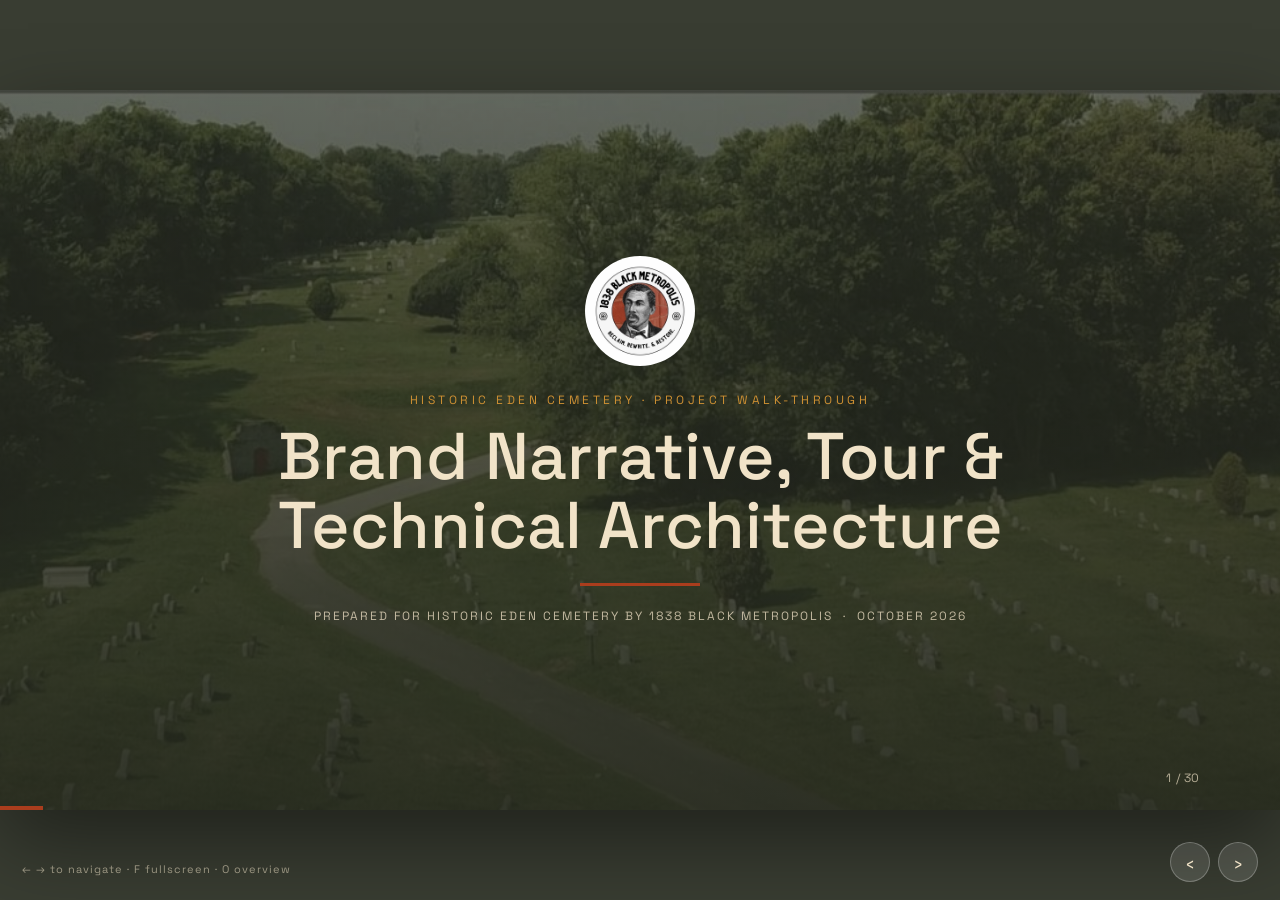
<file: presentation.html>
<!DOCTYPE html>
<html lang="en">
<head>
<meta charset="utf-8">
<meta name="viewport" content="width=device-width, initial-scale=1">
<title>Historic Eden Cemetery — Walk-Through · 1838 Black Metropolis</title>
<link rel="preconnect" href="https://fonts.googleapis.com">
<link href="https://fonts.googleapis.com/css2?family=Space+Grotesk:wght@400;500;700&family=Lato:ital,wght@0,400;0,700;1,400&display=swap" rel="stylesheet">
<style>
:root{
  --charcoal:#393D32; --cream:#f1e3c8; --cream-soft:#eae8de; --rust:#aa3d1d; --olive:#979a63;
  --olive-gray:#505448; --gold:#ce9033; --lavender:#b1a5d3; --purple:#947ea8; --ink:#23271d;
  --paper:#f7f2e6; --line:#d8cfba; --box:#efe7d5;
  --head:'Space Grotesk','Lato',sans-serif; --body:'Glacial Indifference','Lato','Helvetica Neue',Arial,sans-serif;
}
*{box-sizing:border-box}
html,body{margin:0;height:100%;background:var(--charcoal);font-family:var(--body);color:var(--ink)}
body{overflow:hidden}
#stage{position:fixed;inset:0;display:flex;align-items:center;justify-content:center;overflow:hidden}
.photo img,.imgcard img,.logo,.portrait{max-width:none}
.deck{position:relative;width:1280px!important;min-width:1280px!important;max-width:none!important;height:720px!important;min-height:720px!important;max-height:none!important;flex:0 0 auto;transform-origin:center center;background:var(--paper);box-shadow:0 30px 80px rgba(0,0,0,.45);overflow:hidden}
.slide{position:absolute;inset:0;padding:60px 80px 70px;display:none;flex-direction:column;background:var(--paper)}
.slide.active{display:flex;animation:fade .35s ease}
@keyframes fade{from{opacity:0;transform:translateY(6px)}to{opacity:1;transform:none}}

/* chrome */
.chrome{position:absolute;left:80px;right:80px;bottom:24px;display:flex;justify-content:space-between;align-items:center;font-family:var(--head);font-size:12px;letter-spacing:.6px;color:#8a8560;pointer-events:none;z-index:5}
.chrome .sec{text-transform:uppercase;letter-spacing:2px;font-size:11px}
.slide.bg ~ .chrome, .onbg .chrome{color:rgba(241,227,200,.7)}
.progress{position:absolute;left:0;bottom:0;height:4px;background:var(--rust);transition:width .3s;z-index:5}
.nav{position:fixed;right:22px;bottom:18px;display:flex;gap:8px;z-index:9}
.nav button{background:rgba(255,255,255,.12);border:1px solid rgba(255,255,255,.25);color:var(--cream);width:40px;height:40px;border-radius:50%;font-size:18px;cursor:pointer;font-family:var(--head)}
.nav button:hover{background:rgba(255,255,255,.25)}
.hint{position:fixed;left:22px;bottom:24px;color:rgba(241,227,200,.55);font-family:var(--head);font-size:11px;letter-spacing:1px;z-index:9}

/* type */
.eyebrow{font-family:var(--head);font-size:12px;letter-spacing:3.5px;text-transform:uppercase;color:var(--rust);margin-bottom:14px}
h1{font-family:var(--head);font-weight:500;font-size:66px;line-height:1.04;color:var(--charcoal);margin:0 0 18px}
h2{font-family:var(--head);font-weight:500;font-size:44px;line-height:1.08;color:var(--charcoal);margin:0 0 12px}
h3{font-family:var(--head);font-weight:700;font-size:16px;color:var(--rust);margin:0 0 6px}
.sub{font-family:var(--head);font-style:italic;font-size:21px;color:var(--olive);margin:0 0 24px;line-height:1.35}
p{font-size:19px;line-height:1.5;margin:0 0 12px}
.lead{font-size:24px;color:var(--charcoal);line-height:1.4}
strong{color:var(--charcoal)} em{color:var(--olive-gray)}
ul{margin:0;padding-left:22px} li{margin-bottom:9px;font-size:18px;line-height:1.4} li::marker{color:var(--rust)}
.small{font-size:14px;color:var(--olive-gray)}
a{color:var(--rust);text-decoration:none}

/* layout */
.row{display:flex;gap:30px;flex:1;min-height:0}
.col{flex:1;min-width:0}
.grid2{display:grid;grid-template-columns:1fr 1fr;gap:22px;flex:1;min-height:0}
.grid3{display:grid;grid-template-columns:repeat(3,1fr);gap:22px;flex:1;min-height:0}
.grid4{display:grid;grid-template-columns:repeat(4,1fr);gap:18px;flex:1;min-height:0}
.grid5{display:grid;grid-template-columns:repeat(5,1fr);gap:16px;flex:1;min-height:0}
.center{align-items:center;justify-content:center;text-align:center}

/* components */
.callout{background:var(--box);border-left:5px solid var(--rust);padding:24px 30px}
.callout .label,.dark .label{display:block;font-family:var(--head);font-weight:700;font-size:12px;letter-spacing:2px;text-transform:uppercase;color:var(--rust);margin-bottom:8px}
.callout .big{font-family:var(--head);font-style:italic;font-size:27px;line-height:1.35;color:var(--charcoal);margin:0}
.dark{background:var(--charcoal);color:var(--cream);padding:24px 30px}
.dark .label{color:var(--gold)} .dark p{color:var(--cream)} .dark strong{color:#f0d9c7}
.card{background:#fff;border:1px solid var(--line);padding:22px 24px;display:flex;flex-direction:column}
.card h3{font-size:20px;color:var(--charcoal);font-weight:500;margin-bottom:6px}
.card .tag{font-family:var(--head);font-size:11px;letter-spacing:2px;text-transform:uppercase;color:var(--rust);margin-bottom:8px}
.card p,.card li{font-size:16px;line-height:1.45}
.card.tint{background:var(--box)}
.chips{display:flex;flex-wrap:wrap;gap:10px}
.chip{font-family:var(--head);font-size:16px;color:var(--charcoal);background:var(--cream-soft);border:1px solid var(--line);border-radius:8px;padding:9px 15px}
.chip.accent{background:var(--charcoal);color:var(--cream);border-color:var(--charcoal)}
.rule{width:120px;height:3px;background:var(--rust);margin:22px 0}
.logo{width:110px;height:110px;border-radius:50%}
.stat{font-family:var(--head);font-size:60px;color:var(--charcoal);line-height:1}
.stat small{display:block;font-family:var(--body);font-size:15px;color:var(--olive-gray);margin-top:6px}
.btn{display:inline-block;background:var(--rust);color:#fff;font-family:var(--head);font-weight:500;font-size:16px;padding:13px 22px;border-radius:4px}

/* photos */
.photo{overflow:hidden;background:#ddd;position:relative}
.photo img{width:100%;height:100%;object-fit:cover;display:block}
.photo .cap{position:absolute;left:0;right:0;bottom:0;padding:10px 14px;background:linear-gradient(transparent,rgba(35,39,29,.85));color:var(--cream);font-family:var(--head);font-size:12px;letter-spacing:.5px}
.frame{border:8px solid #fff;box-shadow:0 18px 40px rgba(0,0,0,.18)}
.imgcard{background:#fff;border:1px solid var(--line);display:flex;flex-direction:column;overflow:hidden}
.imgcard .photo{height:190px;flex:0 0 190px}
.imgcard .txt{padding:16px 18px 18px}
.imgcard .tag{font-family:var(--head);font-size:11px;letter-spacing:2px;text-transform:uppercase;color:var(--rust);margin-bottom:5px}
.imgcard h3{font-size:19px;color:var(--charcoal);font-weight:500;margin:0 0 4px;line-height:1.2}
.imgcard p{font-size:14.5px;line-height:1.4;margin:0;color:var(--olive-gray)}
.portrait{width:96px;height:96px;border-radius:50%;object-fit:cover;border:4px solid #fff;box-shadow:0 6px 18px rgba(0,0,0,.18);flex:0 0 96px}

/* full-bleed background slides */
.slide.bg{padding:0;color:var(--cream);background:var(--charcoal)}
.slide.bg .bgimg{position:absolute;inset:0;background-size:cover;background-position:center;opacity:.55}
.slide.bg .shade{position:absolute;inset:0;background:linear-gradient(180deg,rgba(35,39,29,.25) 0%,rgba(35,39,29,.85) 100%)}
.slide.bg .content{position:relative;z-index:2;padding:60px 80px 80px;display:flex;flex-direction:column;height:100%}
.slide.bg h1,.slide.bg h2{color:var(--cream)} .slide.bg .eyebrow{color:var(--gold)} .slide.bg .sub{color:var(--lavender)} .slide.bg p{color:var(--cream)}
.slide.bg .prepared{font-family:var(--head);font-size:12px;letter-spacing:2px;color:rgba(241,227,200,.75)}

/* timeline */
.timeline{display:flex;flex:1;min-height:0}
.tl{flex:1;padding:26px 28px;background:#fff;border:1px solid var(--line);display:flex;flex-direction:column;justify-content:center}
.tl+.tl{margin-left:-1px}
.tl .when{font-family:var(--head);font-size:12px;letter-spacing:2px;text-transform:uppercase;color:var(--gold);margin-bottom:8px}
.tl .what{font-family:var(--head);font-size:30px;color:var(--charcoal);margin-bottom:10px;line-height:1.1}
.tl p{font-size:17px;margin:0}
.tl.now{background:var(--charcoal)} .tl.now .what,.tl.now p{color:var(--cream)}

/* workstreams */
.ws{display:flex;border:1px solid var(--line);background:#fff}
.ws .k{flex:0 0 200px;background:var(--charcoal);color:var(--cream);font-family:var(--head);font-weight:700;font-size:13px;letter-spacing:2px;text-transform:uppercase;padding:22px;display:flex;align-items:center}
.ws .v{flex:1;padding:20px 26px;font-size:18px;line-height:1.4;display:flex;align-items:center;gap:22px}
.ws .v b{color:var(--charcoal);font-family:var(--head);font-weight:500;font-size:26px;flex:0 0 240px}
.ws.dim{opacity:.7}

/* 90-day flow */
.flow{display:flex;flex:1;min-height:0}
.phase{flex:1;background:#fff;border:1px solid var(--line);display:flex;flex-direction:column}
.phase .ph{background:var(--charcoal);color:var(--cream);padding:14px 18px}
.phase .ph .days{display:block;font-family:var(--head);font-size:11px;letter-spacing:2.5px;color:var(--gold);text-transform:uppercase}
.phase .ph .nm{display:block;font-family:var(--head);font-size:23px;margin-top:2px}
.phase .bd{padding:16px 18px;flex:1} .phase .bd li{font-size:15.5px;margin-bottom:8px}
.phase .out{border-top:2px solid var(--rust);margin:0 18px;padding:10px 0 14px;font-size:13.5px;line-height:1.4}
.phase .out b{display:block;font-family:var(--head);color:var(--rust);font-size:11px;letter-spacing:2px;text-transform:uppercase;margin-bottom:3px}
.arrow{flex:0 0 42px;display:flex;align-items:center;justify-content:center;font-size:30px;color:var(--rust)}
.strip{display:flex;border:1px solid var(--line);margin-top:14px}
.strip .k{flex:0 0 200px;padding:12px 18px;font-family:var(--head);font-weight:700;font-size:12px;letter-spacing:2px;text-transform:uppercase;background:var(--rust);color:#fff}
.strip .v{flex:1;padding:12px 18px;font-size:15px;line-height:1.4;background:#f6e3dc}

/* pathway */
.path{display:flex;gap:14px;flex:1;min-height:0}
.stepc{flex:1;background:#fff;border:1px solid var(--line);display:flex;flex-direction:column}
.stepc .top{padding:16px 18px 10px;display:flex;align-items:center;gap:12px}
.circ{width:40px;height:40px;border-radius:50%;background:var(--charcoal);color:var(--cream);display:flex;align-items:center;justify-content:center;font-family:var(--head);font-weight:700;font-size:18px;flex:0 0 40px}
.stepc .tag{font-family:var(--head);font-size:11px;letter-spacing:2px;text-transform:uppercase;color:var(--rust)}
.stepc .ttl{font-family:var(--head);font-size:19px;color:var(--charcoal);line-height:1.2}
.stepc .body{padding:0 18px 12px;font-size:14.5px;line-height:1.45;flex:1}
.stepc .side{background:var(--box);border-top:1px solid var(--line);padding:12px 18px 14px}
.stepc .side b{display:block;font-family:var(--head);font-size:11px;letter-spacing:2px;text-transform:uppercase;color:var(--rust);margin-bottom:4px}
.stepc .side li{font-size:13.5px;margin-bottom:3px}
.decide{flex:0 0 190px;display:flex;flex-direction:column;gap:10px;justify-content:center}
.dia{width:34px;height:34px;background:var(--gold);transform:rotate(45deg);margin:6px auto 14px}
.decide .q{background:var(--charcoal);color:var(--cream);padding:14px 16px;font-family:var(--head);font-size:15px;text-align:center}
.decide .q small{display:block;color:var(--gold);font-size:10px;letter-spacing:2px;text-transform:uppercase;margin-bottom:4px}
.decide .yes,.decide .no{padding:10px 12px;font-size:12.5px;line-height:1.35}
.decide .yes{background:#eef0df;border-left:4px solid var(--olive)} .decide .no{background:#f6e3dc;border-left:4px solid var(--rust)}
.decide b{display:block;font-family:var(--head);font-size:10px;letter-spacing:1.5px;text-transform:uppercase;margin-bottom:2px}
.decide .yes b{color:var(--olive)} .decide .no b{color:var(--rust)}

/* browser frame */
.shot{border:1px solid var(--line);background:#fff;box-shadow:0 18px 40px rgba(0,0,0,.18);overflow:hidden;display:flex;flex-direction:column}
.shot .bar{height:30px;background:#e9e3d5;display:flex;align-items:center;gap:6px;padding:0 12px;font-family:var(--head);font-size:11px;color:#7a7561}
.shot .bar i{width:10px;height:10px;border-radius:50%;background:#cfc7b2;display:inline-block}
.shot .photo{flex:1}

/* tour timeline */
.tour-tl{display:flex;gap:10px;flex:1;min-height:0;align-items:stretch;margin-top:6px}
.tt{flex:1;background:#fff;border:1px solid var(--line);border-top:5px solid var(--lavender);padding:16px 14px;display:flex;flex-direction:column}
.tt .yr{font-family:var(--head);font-weight:700;font-size:22px;color:var(--charcoal);line-height:1}
.tt .sec{font-family:var(--head);font-size:12px;letter-spacing:1.5px;text-transform:uppercase;color:var(--rust);margin:8px 0 10px}
.tt p{font-size:14px;line-height:1.4;margin:0;color:var(--olive-gray)}
.tt.now{background:var(--charcoal);border-color:var(--charcoal);border-top-color:var(--gold);flex:1.25}
.tt.now .yr{color:var(--gold);font-size:30px} .tt.now .sec{color:var(--lavender)} .tt.now p{color:var(--cream)}
.tt.end{border-top-color:var(--rust)}

/* theme cards */
.theme{border:1px solid var(--line);border-left:5px solid var(--lavender);background:#fff;padding:14px 20px}
.theme .n{font-family:var(--head);font-weight:700;color:var(--purple);font-size:12px;letter-spacing:2px;text-transform:uppercase;margin-bottom:8px}
.theme .t{font-family:var(--head);font-size:21px;color:var(--charcoal)}
.theme .d{font-size:14px;color:var(--olive-gray);margin-top:3px;line-height:1.35}
.themes .theme{padding:9px 16px}.themes .theme .n{margin-bottom:3px}.themes .theme .t{font-size:19px}.themes .theme .d{font-size:13px}.themes .row{margin-top:0!important}.themes .row>.col:last-child{gap:8px!important}

@page{size:1280px 720px;margin:0}
@media print{html,body{overflow:visible;background:#fff;height:auto}#stage{position:static;display:block}.deck{transform:none!important;box-shadow:none;height:auto!important;min-height:0!important;overflow:visible}.slide{display:flex!important;position:relative;inset:auto;width:1280px;height:720px;page-break-after:always;break-after:page}.slide.bg .content{height:720px}.chrome,.progress,.nav,.hint{display:none}}
body.overview{overflow:auto}
body.overview #stage{position:static;display:block;padding:30px}
body.overview .deck{transform:none!important;width:auto;height:auto;background:none;box-shadow:none;display:grid;grid-template-columns:repeat(3,1fr);gap:22px;overflow:visible}
body.overview .slide{display:flex!important;position:relative;inset:auto;width:100%;aspect-ratio:16/9;height:auto;zoom:.32;cursor:pointer;outline:2px solid rgba(255,255,255,.08)}
body.overview .slide.active{outline:4px solid var(--gold)}
body.overview .chrome,body.overview .progress{display:none}
</style>
</head>
<body>
<div id="stage"><div class="deck" id="deck">

<!-- 1 TITLE -->
<section class="slide bg" data-sec="">
  <div class="bgimg" style="background-image:url(assets/hero-aerial.jpg)"></div><div class="shade"></div>
  <div class="content center">
    <img class="logo" src="assets/logo.jpg" alt="1838 Black Metropolis">
    <div class="eyebrow" style="margin-top:26px">Historic Eden Cemetery · Project Walk-Through</div>
    <h1>Brand Narrative, Tour &amp;<br>Technical Architecture</h1>
    <div class="rule" style="margin:6px auto 22px"></div>
    <div class="prepared">PREPARED FOR HISTORIC EDEN CEMETERY BY 1838 BLACK METROPOLIS &nbsp;·&nbsp; OCTOBER 2026</div>
  </div>
</section>

<!-- 2 ROAD AHEAD -->
<section class="slide" data-sec="Overview">
  <div class="eyebrow">Today and the road ahead</div>
  <h2>Walk through it now. Live with it in October. Finalize by year-end.</h2>
  <p class="sub">Nothing is locked — this is a draft for you to react to.</p>
  <div class="timeline">
    <div class="tl now"><div class="when">Late September</div><div class="what">Walk-through &amp; handover</div><p>The document, the website, the plans.</p></div>
    <div class="tl"><div class="when">October</div><div class="what">Your feedback</div><p>Read it. Click through it. Share it with your board.</p></div>
    <div class="tl"><div class="when">November – December</div><div class="what">Finalize</div><p>Your changes folded in. Tour finalized.</p></div>
  </div>
</section>

<!-- 3 DIVIDER S1 -->
<section class="slide bg" data-sec="">
  <div class="bgimg" style="background-image:url(assets/lebanon-chapel.jpg);opacity:.5"></div><div class="shade"></div>
  <div class="content" style="justify-content:center">
    <div class="eyebrow">Section 1</div>
    <h1>Brand Narrative &amp;<br>Awareness Strategy</h1>
    <div class="rule"></div>
    <p class="sub">The core story of a Black institution built to preserve dignity, memory, and permanence.</p>
    <p class="small" style="color:rgba(241,227,200,.6);margin-top:auto">Chapel of the Lebanon Cemetery · Historical Society of Pennsylvania</p>
  </div>
</section>

<!-- 4 CORE POSITIONING -->
<section class="slide" data-sec="Section 1 · Core Positioning">
  <div class="eyebrow">Core positioning</div>
  <h2>Not simply a burial ground.</h2>
  <div class="row" style="margin-top:6px">
    <div class="col photo frame" style="flex:1.1"><img src="assets/eden-sign.jpg" alt="Historic Eden Cemetery sign"><div class="cap">The gate at Springfield Road · Est. 1902</div></div>
    <div class="col" style="display:flex;flex-direction:column;justify-content:space-between">
      <div class="callout"><span class="label">North Star</span><p class="big" style="font-size:22px">A place created so that dignity continues in death, where the lives of Black Philadelphia remain visible, protected, and connected to future generations.</p></div>
      <div style="display:flex;gap:26px;margin-top:20px">
        <div class="stat">1902<small>Founded — for you, by you</small></div>
        <div class="stat">93,000<small>Lives · 17,000 lots</small></div>
        <div class="stat">53<small>Acres of sacred ground</small></div>
      </div>
    </div>
  </div>
</section>

<!-- 5 PROMISE + IDEA -->
<section class="slide" data-sec="Section 1 · Core Positioning">
  <div class="eyebrow">Brand promise &amp; primary brand idea</div>
  <h2>What Eden protects.</h2>
  <div class="row" style="margin-top:6px">
    <div class="col photo frame" style="flex:.9"><img src="assets/marian-anderson-grave.jpg" alt="Anderson–DePreist headstone at Eden"><div class="cap">The Anderson–DePreist family stone</div></div>
    <div class="col" style="flex:1.3;display:flex;flex-direction:column;gap:20px;justify-content:center">
      <div class="card" style="flex:0"><div class="tag">Brand promise</div><p class="lead" style="margin:0">Eden protects more than graves. It protects the <strong>dignity, evidence, memory, and continuity of Black life.</strong></p></div>
      <div class="dark" style="flex:0"><span class="label">Primary brand idea</span><p style="font-family:var(--head);font-size:30px;line-height:1.25;margin:0">From displacement to dignity.<br>From burial to memory.<br><strong style="color:var(--gold)">From the ancestors to us.</strong></p></div>
    </div>
  </div>
</section>

<!-- 6 VOICE -->
<section class="slide" data-sec="Section 1 · Voice">
  <div class="eyebrow">How Eden should sound</div>
  <h2>Reverence. Agency. Intimacy. Consequence.</h2>
  <p class="sub">Never morbidity, nostalgia, or generic heritage tourism.</p>
  <div class="row">
    <div class="col photo frame" style="flex:.85"><img src="assets/bascom-family.jpg" alt="The Bascom family"><div class="cap">The Bascom family</div></div>
    <div class="col" style="flex:1.3;display:flex;flex-direction:column;justify-content:center">
      <div class="chips" style="margin-bottom:22px">
        <span class="chip">Sacred, not solemn-only</span><span class="chip">Historically grounded</span><span class="chip">Black-centered &amp; self-determined</span><span class="chip">Accessible, not flattened</span><span class="chip">Present-tense</span>
      </div>
      <h3>Headline copy</h3>
      <div class="chips">
        <span class="chip accent">Eden held them. Eden holds us still.</span>
        <span class="chip accent">That's ours.</span>
        <span class="chip accent">93,000 lives. One sacred Black archive.</span>
        <span class="chip accent">Where Black Memory Lives.</span>
      </div>
    </div>
  </div>
</section>

<!-- 7 PILLARS -->
<section class="slide" data-sec="Section 1 · Narrative Pillars">
  <div class="eyebrow">Narrative pillars</div>
  <h2>Five ways into one story.</h2>
  <div class="grid5" style="margin-top:10px">
    <div class="imgcard"><div class="photo"><img src="assets/celestine-cromwell-grave.jpg" alt=""></div><div class="txt"><div class="tag">01</div><h3>Dignity as Resistance</h3><p>Black-controlled burial space is an act of agency.</p></div></div>
    <div class="imgcard"><div class="photo"><img src="assets/lebanon-chapel.jpg" alt=""></div><div class="txt"><div class="tag">02</div><h3>The Collection Cemetery</h3><p>It gathered what the city displaced.</p></div></div>
    <div class="imgcard"><div class="photo"><img src="assets/bascom-family.jpg" alt=""></div><div class="txt"><div class="tag">03</div><h3>Black Philadelphia in Full</h3><p>The famous and the familiar.</p></div></div>
    <div class="imgcard"><div class="photo"><img src="assets/venning-family.jpg" alt=""></div><div class="txt"><div class="tag">04</div><h3>Memory Across Generations</h3><p>Where descendants find evidence of themselves.</p></div></div>
    <div class="imgcard"><div class="photo"><img src="assets/hero-aerial.jpg" alt=""></div><div class="txt"><div class="tag">05</div><h3>A Living Future</h3><p>Preservation is not backward-looking.</p></div></div>
  </div>
</section>

<!-- 8 ELEVATOR PITCHES -->
<section class="slide" data-sec="Section 1 · Elevator Pitches">
  <div class="eyebrow">Elevator pitches · three of ten</div>
  <h2>Say it in thirty seconds.</h2>
  <div class="grid3" style="margin-top:10px">
    <div class="card"><div style="display:flex;gap:16px;align-items:center;margin-bottom:14px"><img class="portrait" src="assets/founder-portrait.jpg" alt=""><div class="tag" style="margin:0">The F.U.B.U. pitch</div></div><p>In 1902, Black Philadelphians did something radical: they built their own. For You. By You. Ninety-three thousand souls on Black-owned, Black-controlled sacred ground. <em>That's ours.</em> It still is.</p></div>
    <div class="card tint"><div style="display:flex;gap:16px;align-items:center;margin-bottom:14px"><img class="portrait" src="assets/octavius-catto.jpg" alt=""><div class="tag" style="margin:0">The reinterment pitch</div></div><p>Lebanon. Olive. The great Black burial grounds were forced to close. Only theirs. <em>Even in death, the mistreatment continued.</em> But Eden held them. Eden holds them still.</p></div>
    <div class="card"><div style="display:flex;gap:16px;align-items:center;margin-bottom:14px"><img class="portrait" src="assets/marian-anderson.jpg" alt=""><div class="tag" style="margin:0">The time-travel pitch</div></div><p>Sit in the same space as Marian Anderson, Frances Harper, and William Still. <em>Time travel — the past in the present.</em> Come sit with your ancestors. Eden won't let you forget.</p></div>
  </div>
</section>

<!-- 9 AUDIENCES -->
<section class="slide" data-sec="Section 1 · Audience Messaging">
  <div class="eyebrow">Audience messaging</div>
  <h2>One story, different doorways.</h2>
  <p class="sub">The story stays the same; the reason to care changes.</p>
  <div class="grid4">
    <div class="card"><div class="tag">Black Philadelphians</div><h3>Find your people. Claim what's yours.</h3><p class="small" style="margin-top:auto">Visit · Bring family · Research · Support</p></div>
    <div class="card tint"><div class="tag">National audiences</div><h3>American history through Black lives.</h3><p class="small" style="margin-top:auto">Visit · Add Eden to heritage itineraries</p></div>
    <div class="card"><div class="tag">Funders &amp; sponsors</div><h3>Protect 93,000 records and a rare landscape.</h3><p class="small" style="margin-top:auto">Fund preservation · digitization · education · access</p></div>
    <div class="card tint"><div class="tag">Media</div><h3>Permanence in response to dispossession.</h3><p class="small" style="margin-top:auto">Cover Eden as a living institution</p></div>
  </div>
</section>

<!-- 10 WORKSTREAMS -->
<section class="slide" data-sec="Section 1 · Strategic Sequencing">
  <div class="eyebrow">Strategic sequencing</div>
  <h2>Three workstreams, in order.</h2>
  <p class="sub">Build awareness first.</p>
  <div style="display:flex;flex-direction:column;gap:16px;flex:1;justify-content:center">
    <div class="ws"><div class="k">Workstream 1</div><div class="v"><b>Awareness</b>Website · sponsorship · community partnerships</div></div>
    <div class="ws"><div class="k">Workstream 2</div><div class="v"><b>Sustainability</b>Sponsorship and financial sustainability</div></div>
    <div class="ws"><div class="k">Workstream 3</div><div class="v"><b>Social media</b>Facebook for events, one official page · other platforms only when Eden can sustain them</div></div>
  </div>
</section>

<!-- 11 WS1 -->
<section class="slide" data-sec="Section 1 · Workstream 1">
  <div class="eyebrow">Workstream 1 · Awareness</div>
  <h2>Restore Eden to the cultural map.</h2>
  <div class="row" style="margin-top:8px">
    <div class="col photo frame" style="flex:.9"><img src="assets/catto-grave.jpg" alt="Octavius Catto monument"><div class="cap">Octavius V. Catto · Lebanon Section, Lot 124</div></div>
    <div class="col" style="flex:1.2;display:flex;flex-direction:column;gap:18px;justify-content:center">
      <div class="card" style="flex:0"><div class="tag">1 · Website</div><h3>Make Eden's significance immediately legible</h3><p>Understand the story in seconds. Know what to do next.</p></div>
      <div class="card tint" style="flex:0"><div class="tag">2 · Community partnerships</div><h3>A place to visit, learn, gather</h3><p>Churches · Divine Nine · schools · HBCU alumni · genealogists · cultural institutions</p></div>
    </div>
  </div>
</section>

<!-- 12 WS2 -->
<section class="slide" data-sec="Section 1 · Workstream 2">
  <div class="eyebrow">Workstream 2 · Sponsorship &amp; financial sustainability</div>
  <h2>Preservation without resources is vulnerability.</h2>
  <div class="row" style="margin-top:8px">
    <div class="col" style="flex:1.2;display:flex;flex-direction:column;justify-content:center;gap:18px">
      <div class="callout"><span class="label">Core sponsorship message</span><p class="big" style="font-size:23px">Preserving Eden means preserving evidence: names, families, institutions, stories, monuments, records — and the ground itself.</p></div>
      <p style="font-size:17px;margin:0"><strong>Who to approach:</strong> Philadelphia-region corporations · foundations for Black history and archives · institutions whose own histories intersect with people buried at Eden.</p>
    </div>
    <div class="col photo frame" style="flex:.9"><img src="assets/archive-ledgers.jpg" alt="Eden's interment ledgers"><div class="cap">Section books and interment ledgers · Eden Cemetery archive</div></div>
  </div>
</section>

<!-- 13 WS3 -->
<section class="slide" data-sec="Section 1 · Workstream 3">
  <div class="eyebrow">Workstream 3 · Social media</div>
  <h2>Facebook for events. The rest when Eden can sustain it.</h2>
  <div class="row" style="margin-top:8px">
    <div class="col" style="display:flex;flex-direction:column;justify-content:center">
      <ul style="font-size:20px"><li><strong>One official Eden page</strong> — consolidate the five scattered pages</li><li><strong>Post every program and partner event there</strong> — Eden looks active because it is</li><li><strong>Instagram by cross-posting</strong> — a setting, not a second job</li><li><strong>One volunteer, one job</strong></li><li><strong>Events feed the website</strong> — no website edits</li></ul>
    </div>
    <div class="col" style="display:flex;flex-direction:column;justify-content:center">
      <div class="dark"><span class="label">The gate to open other platforms</span><p style="font-size:19px">Capacity · a content pipeline · governance · someone who answers within a day.</p></div>
    </div>
  </div>
</section>

<!-- 14 PLATFORMS -->
<section class="slide" data-sec="Section 1 · Sponsorship Platforms">
  <div class="eyebrow">Priority sponsorship platforms</div>
  <h2>Four types of partners.</h2>
  <p class="sub">Match every prospect to one — never a generic ask.</p>
  <div class="grid4">
    <div class="imgcard" style="border-top:5px solid var(--rust)"><div class="photo" style="height:170px;flex-basis:170px"><img src="assets/memorial-monuments.jpg" alt=""></div><div class="txt"><h3>Preservation Partner</h3><p>Monuments · landscape · archives · historic sections</p></div></div>
    <div class="imgcard" style="border-top:5px solid var(--gold)"><div class="photo" style="height:170px;flex-basis:170px"><img src="assets/section-reference.jpg" alt=""></div><div class="txt"><h3>Digital Memory Partner</h3><p>Digitization · mapping · searchable family history</p></div></div>
    <div class="imgcard" style="border-top:5px solid var(--olive)"><div class="photo" style="height:170px;flex-basis:170px"><img src="assets/william-still-portrait.jpg" alt=""></div><div class="txt"><h3>Education Partner</h3><p>School visits · tours · public-history programs</p></div></div>
    <div class="imgcard" style="border-top:5px solid var(--purple)"><div class="photo" style="height:170px;flex-basis:170px"><img src="assets/venning-family.jpg" alt=""></div><div class="txt"><h3>Community Legacy Partner</h3><p>Community days · genealogy · remembrance</p></div></div>
  </div>
</section>

<!-- 15 90-DAY PLAN -->
<section class="slide" data-sec="Section 1 · Appendix B">
  <div class="eyebrow">Appendix B · 90-day action plan</div>
  <h2>One story. One set of tools. Matched asks.</h2>
  <div class="flow" style="margin-top:10px">
    <div class="phase"><div class="ph"><span class="days">Days 1–30</span><span class="nm">Lock the Story</span></div>
      <div class="bd"><ul><li><strong>Finalize the brand narrative</strong> and "Why Eden Matters" language.</li><li><strong>Create the sponsorship one-sheet / deck</strong> with 4–5 fundable platforms.</li></ul></div>
      <div class="out"><b>Ready by day 30</b>Approved narrative · "Why Eden Matters" copy · Sponsorship one-sheet</div></div>
    <div class="arrow">→</div>
    <div class="phase"><div class="ph"><span class="days">Days 31–60</span><span class="nm">Build the Pathways</span></div>
      <div class="bd"><ul><li><strong>Revise the homepage and support pathways</strong> to convert awareness into donations, inquiries, bookings, partnerships.</li><li><strong>Identify 20–30 priority prospects</strong> and match each to a platform.</li></ul></div>
      <div class="out"><b>Ready by day 60</b>Homepage live with core positioning · Prospect list matched to platforms</div></div>
    <div class="arrow">→</div>
    <div class="phase"><div class="ph"><span class="days">Days 61–90</span><span class="nm">Make the Asks</span></div>
      <div class="bd"><ul><li><strong>Begin outreach</strong> to matched prospects, leading with the platform that fits each.</li><li><strong>Open the first partnership conversations</strong> using the small-step pathway.</li></ul></div>
      <div class="out"><b>Ready by day 90</b>First sponsorship conversations underway · First partnership pilots scoped</div></div>
  </div>
  <div class="strip"><div class="k">Guardrail · all 90 days</div><div class="v"><strong>Facebook, yes — everything else, later.</strong> One official page; post every program and partner event there. Defer broader social expansion until Eden can sustain it.</div></div>
</section>

<!-- 16 PARTNERSHIP PATHWAY -->
<section class="slide" data-sec="Section 1 · Appendix C">
  <div class="eyebrow">Appendix C · Partnership pathway</div>
  <h2>Test small. Learn fast. Grow what proves itself.</h2>
  <div class="path" style="margin-top:10px">
    <div class="stepc"><div class="top"><div class="circ">1</div><div><div class="tag">Reach out</div><div class="ttl">Open the door</div></div></div>
      <div class="body">Connect with a partner whose mission already touches Eden. Lead with the story, not the ask.</div>
      <div class="side"><b>Eden's move</b><ul><li>One warm introduction</li><li>Share "Why Eden Matters"</li><li>Ask for a conversation, not a commitment</li></ul></div></div>
    <div class="stepc"><div class="top"><div class="circ">2</div><div><div class="tag">Start small</div><div class="ttl">One easy thing together</div></div></div>
      <div class="body">A single, low-lift joint action with a clear date and end — a tour for their members, a family-history afternoon, a "That's ours" visit.</div>
      <div class="side"><b>Eden's move</b><ul><li>Offer two or three options</li><li>One event, one date</li><li>Agree who does what</li></ul></div></div>
    <div class="stepc"><div class="top"><div class="circ">3</div><div><div class="tag">Build the relationship</div><div class="ttl">Trust while you work</div></div></div>
      <div class="body">The joint action <em>is</em> the relationship-building. Co-plan, show up, and notice how it feels.</div>
      <div class="side"><b>Eden's move</b><ul><li>Co-plan, don't just host</li><li>Thank them publicly</li><li>Hold a short, honest debrief</li></ul></div></div>
    <div class="decide"><div class="dia"></div><div class="q"><small>Decision point</small>Worth continuing?</div>
      <div class="yes"><b>Yes — go deeper</b>Shared values, follow-through, their people showed up.</div>
      <div class="no"><b>Not yet — part warmly</b>Keep the door open; move to the next partner.</div></div>
    <div class="stepc"><div class="top"><div class="circ">4</div><div><div class="tag">Deepen</div><div class="ttl">Sustainable work together</div></div></div>
      <div class="body">Turn one-time into repeatable: an annual program, an ambassador role, or a sponsorship match to one of the four platforms.</div>
      <div class="side"><b>Eden's move</b><ul><li>Propose a recurring rhythm</li><li>Invite them to be an ambassador</li><li>Match them to a platform</li></ul></div></div>
  </div>
</section>

<!-- 17 DIVIDER S2 -->
<section class="slide bg" data-sec="">
  <div class="bgimg" style="background-image:url(assets/section-reference.jpg);opacity:.6"></div><div class="shade"></div>
  <div class="content" style="justify-content:center">
    <div class="eyebrow">Section 2</div>
    <h1>Tour</h1>
    <div class="rule"></div>
    <p class="sub">Bringing the brand narrative onto the grounds — two self-guided walks on the website, told through Eden's section names.</p>
  </div>
</section>

<!-- 18 TOUR -->
<section class="slide themes" data-sec="Section 2 · Tour">
  <div class="eyebrow">Eden walking tour · key themes</div>
  <h2>Themes that guide the walk.</h2>
  <p class="sub" style="margin-bottom:10px">One question at every stop: how does Eden continue the tradition of preserving generations of Black life, Black Community Building, and Black Institution Building?</p>
  <div class="row" style="margin-top:6px">
    <div class="col photo frame" style="flex:1"><img src="assets/plan-base.png" alt="Eden section plan" style="object-fit:contain;background:#f5efe3"><div class="cap">Eden's sections · the ground the tour walks</div></div>
    <div class="col" style="flex:1;display:flex;flex-direction:column;gap:12px;justify-content:center">
      <div class="theme"><div class="n">Theme 1</div><div class="t">Black control over burial</div><div class="d">Free African Society, 1787 → Eden's charter, 1902</div></div>
      <div class="theme"><div class="n">Theme 2</div><div class="t">Displacement and reinterment</div><div class="d">Lebanon and Olive — lost cemeteries whose names live on</div></div>
      <div class="theme"><div class="n">Theme 3</div><div class="t">Building Eden</div><div class="d">Celestine's first burial · Lehmann and the five founders</div></div>
      <div class="theme"><div class="n">Theme 4</div><div class="t">Continuity across generations</div><div class="d">Forten → Still → Catto · Whipper → Fauset · Cole, Anderson, Blockson</div></div>
      <div class="dark" style="padding:12px 20px;display:flex;align-items:center;justify-content:space-between;gap:12px"><span style="font-family:var(--head);font-size:15px;line-height:1.3">Live demo · self-guided walks<br><span style="font-size:12px;color:var(--lavender)">Full · 8 stops · 90–120 min &nbsp;|&nbsp; Short · 4 stops · 60 min</span></span><span style="display:flex;gap:8px;flex:0 0 auto"><a class="btn" href="https://1838-black-metropolis-hub.github.io/Eden-Cemetary/tour-long.html" target="_blank" rel="noopener" style="background:var(--gold);color:var(--ink);padding:10px 16px;font-size:14px;white-space:nowrap">Full tour →</a><a class="btn" href="https://1838-black-metropolis-hub.github.io/Eden-Cemetary/tour-short.html" target="_blank" rel="noopener" style="background:var(--gold);color:var(--ink);padding:10px 16px;font-size:14px;white-space:nowrap">Short tour →</a></span></div>
    </div>
  </div>
</section>

<!-- 19 TOUR · 1902 PIVOT -->
<section class="slide" data-sec="Section 2 · How the Tour Was Built">
  <div class="eyebrow">How the tour was built · 01</div>
  <h2>1902 is the pivot.</h2>
  <p class="sub">The walk opens at Eden's founding, flashes back a century, returns to 1902, then moves forward to today.</p>
  <div class="tour-tl">
    <div class="tt"><div class="yr">1787</div><div class="sec">Richard Allen</div><p>Free African Society — Black control of death and burial before Eden</p></div>
    <div class="tt now"><div class="yr">1902</div><div class="sec">Celestine · Lehmann</div><p>Eden chartered · Still dies · Celestine's funeral resisted · five founders</p></div>
    <div class="tt"><div class="yr">1903</div><div class="sec">Lebanon</div><p>A condemned cemetery's dead arrive — displacement and continuity</p></div>
    <div class="tt"><div class="yr">1911</div><div class="sec">John Brown</div><p>Harper chooses a section named for abolition</p></div>
    <div class="tt"><div class="yr">1923</div><div class="sec">Olive</div><p>A second lost cemetery — reform to the Harlem Renaissance</p></div>
    <div class="tt"><div class="yr">1922–2023</div><div class="sec">Celestine, revisited</div><p>Cole · Anderson · Marian Anderson · Blockson choose Eden</p></div>
    <div class="tt end"><div class="yr">Today</div><div class="sec">Closing</div><p>Stewardship and contested reinterment — the question stays open</p></div>
  </div>
</section>

<!-- 20 TOUR · TEACHING DEVICE -->
<section class="slide" data-sec="Section 2 · How the Tour Was Built">
  <div class="eyebrow">How the tour was built · 02</div>
  <h2>Transferred — or buried here.</h2>
  <p class="sub">The one distinction every visitor carries away. Every person is introduced with how they arrived.</p>
  <div class="row" style="margin-top:4px">
    <div class="col" style="flex:1.05;display:flex;flex-direction:column;gap:12px;justify-content:center">
      <div class="card" style="flex:0;border-left:6px solid #3b6fd6"><div class="tag" style="color:#3b6fd6">Transferred</div><p>Moved to Eden with an earlier cemetery — Lebanon in 1903, Olive in 1923.</p></div>
      <div class="card" style="flex:0;border-left:6px solid #4caf50"><div class="tag" style="color:#3d8b40">Direct burial</div><p>Buried at Eden after the section already existed — by choice.</p></div>
      <div class="card" style="flex:0;border-left:6px solid #b7b1a0"><div class="tag" style="color:#7a7561">Elsewhere now</div><p>Once at Eden; remains have since been returned or removed.</p></div>
      <div class="card" style="flex:0;border-left:6px solid var(--gold)"><div class="tag" style="color:var(--gold)">Unconfirmed</div><p>Sequence still to be checked in Eden's registers.</p></div>
    </div>
    <div class="col" style="flex:1.2;display:flex;flex-direction:column;gap:14px;justify-content:center">
      <div class="dark"><span class="label">One pairing tells it</span><p style="font-family:var(--head);font-size:22px;line-height:1.3;margin:0"><strong style="color:var(--gold)">Catto</strong> was moved here in 1903 because Lebanon was condemned.<br><strong style="color:var(--gold)">LeCount</strong> was buried beside him twenty years later — by choice.</p><p style="margin:10px 0 0;font-size:16px;color:var(--lavender)">Catto represents displacement. LeCount represents return.</p></div>
      <div class="callout" style="padding:16px 22px"><span class="label">Four places</span><p style="margin:0;font-size:17px">Absalom Jones: St. Thomas → Lebanon → Eden → back to St. Thomas in 1991. Reinterment was rarely a single event.</p></div>
    </div>
  </div>
</section>

<!-- 21 TOUR · CONNECTIONS -->
<section class="slide" data-sec="Section 2 · How the Tour Was Built">
  <div class="eyebrow">How the tour was built · 03</div>
  <h2>Connections, not stops.</h2>
  <p class="sub">No one stands alone. Each stop points to a person in another section — with a gesture toward that ground.</p>
  <div class="row" style="margin-top:4px">
    <div class="col photo frame" style="flex:.8"><img src="assets/william-still-portrait.jpg" alt="William Still"><div class="cap">William Still · Lebanon · the generational bridge</div></div>
    <div class="col" style="flex:1.5;display:grid;grid-template-columns:1fr 1fr;gap:12px;align-content:center">
      <div class="card"><div class="tag">Lebanon → Olive</div><h3>Forten → Whipper</h3><p>The American Moral Reform Society — two generations of Black reform.</p></div>
      <div class="card tint"><div class="tag">Lebanon → John Brown</div><h3>Still → Harper</h3><p>Philadelphia's abolitionist and Underground Railroad network.</p></div>
      <div class="card tint"><div class="tag">Within Lebanon</div><h3>Still → Catto → LeCount</h3><p>The fight to desegregate the city's streetcars.</p></div>
      <div class="card"><div class="tag">Lebanon → Celestine</div><h3>The Still–Anderson family</h3><p>Abolition · medicine and education · Berean Presbyterian Church.</p></div>
      <div class="card" style="grid-column:1/-1"><div class="tag">Lebanon → Olive → Celestine</div><h3>Waring → Fauset → Marian Anderson</h3><p>A painter, the writer she traveled with, and the singer she painted — art, literature, and music across three sections.</p></div>
    </div>
  </div>
</section>

<!-- 22 TOUR · SIX BEATS -->
<section class="slide" data-sec="Section 2 · How the Tour Was Built">
  <div class="eyebrow">How the tour was built · 04</div>
  <h2>Every stop, the same six beats.</h2>
  <p class="sub">So the tour stays consistent whoever is leading it.</p>
  <div class="grid3" style="margin-top:6px">
    <div class="card"><div class="circ" style="margin-bottom:10px">1</div><h3>The name</h3><p>What the section commemorates — and whether the namesake is actually buried there.</p></div>
    <div class="card tint"><div class="circ" style="margin-bottom:10px">2</div><h3>The people</h3><p>A few who rest here, each introduced by how they arrived.</p></div>
    <div class="card"><div class="circ" style="margin-bottom:10px">3</div><h3>The connection</h3><p>"Still worked with Harper, whom we'll meet in John Brown." Gesture toward it.</p></div>
    <div class="card tint"><div class="circ" style="margin-bottom:10px">4</div><h3>One or two more</h3><p>People who deepen the network or extend the chronology.</p></div>
    <div class="card"><div class="circ" style="margin-bottom:10px">5</div><h3>If time permits</h3><p>A lesser-known person, a theme, or a larger issue — body-snatching, displacement, commemoration.</p></div>
    <div class="card tint"><div class="circ" style="margin-bottom:10px">6</div><h3>The transition</h3><p>Why the group is moving to the next section.</p></div>
  </div>
</section>

<!-- 23 TOUR · EVIDENCE -->
<section class="slide" data-sec="Section 2 · How the Tour Was Built">
  <div class="eyebrow">How the tour was built · 05</div>
  <h2>Allowing for Interpretation.</h2>
  <div class="row" style="margin-top:8px">
    <div class="col" style="flex:1.1;display:flex;flex-direction:column;gap:12px;justify-content:center">
      <div class="card" style="flex:0"><div class="tag" style="color:#3d8b40">Confirmed</div><p>Ready to say aloud.</p></div>
      <div class="card tint" style="flex:0"><div class="tag">Optional</div><p>Confirmed, but expendable when time is short.</p></div>
      <div class="card" style="flex:0;border-left:6px solid var(--gold)"><div class="tag" style="color:var(--gold)">Research note</div><p>Promising — not yet ready for public interpretation.</p></div>
    </div>
    <div class="col" style="flex:1.3;display:flex;flex-direction:column;justify-content:center">
      <div class="dark"><span class="label">What guides don't say yet</span>
        <ul style="margin:0;padding-left:20px"><li style="color:var(--cream)">That Eden was William Still's first burial — until the 1902 register confirms it. He is simply "buried here."</li><li style="color:var(--cream)">That Lehmann lies in the Lehmann section — the documented fact is that it was named for him.</li><li style="color:var(--cream)">That Cole, Anderson, and the Mossells were friends — they were an overlapping medical network.</li></ul>
      </div>
      <p class="small" style="margin-top:14px">The tour stays honest while Eden's own registers are still being read.</p>
    </div>
  </div>
</section>

<!-- 24 TOUR · TWO WALKS + PRESENT -->
<section class="slide" data-sec="Section 2 · How the Tour Was Built">
  <div class="eyebrow">How the tour was built · 06</div>
  <h2>Two walks. One script.</h2>
  <div class="row" style="margin-top:8px">
    <div class="col" style="display:flex;flex-direction:column;gap:14px;justify-content:center">
      <div class="card" style="flex:0"><div class="tag">Full Tour · 8 stops · 90–120 min</div><p>For visitors who can walk and stand. Springfield Road entrance to Celestine and back.</p></div>
      <div class="card tint" style="flex:0"><div class="tag">Short Tour · 4 stops · 60 min</div><p>Designed for limited mobility, not trimmed from the long route: short distances, a seat at every stop, <strong>fewer stops with richer stories.</strong></p></div>
      <p class="small" style="margin:0">Both carry the same content advisory — grave disturbance, racism, reinterment — and the same guide kit.</p>
    </div>
    <div class="col photo frame" style="flex:.9"><img src="assets/celestine-cromwell-grave.jpg" alt="Celestine Cromwell's grave"><div class="cap">Celestine · where the walk begins and ends</div></div>
    <div class="col" style="flex:.9;display:flex;flex-direction:column;justify-content:center">
      <div class="dark"><span class="label">The walk ends in the present</span><p style="font-size:17px">Who cares for Eden now — and what remains unresolved. The MOVE children, First African Baptist, the Morton Collection.</p><p style="font-family:var(--head);font-size:18px;color:var(--gold);margin:12px 0 0">Who decides where Black bodies rest — and whether those places are protected?</p></div>
    </div>
  </div>
</section>

<!-- 25 DIVIDER S3 -->
<section class="slide bg" data-sec="">
  <div class="bgimg" style="background-image:url(assets/archive-ledgers.jpg);opacity:.5"></div><div class="shade"></div>
  <div class="content" style="justify-content:center">
    <div class="eyebrow">Section 3</div>
    <h1>Technical<br>Architecture</h1>
    <div class="rule"></div>
    <p class="sub">What has been delivered — and how Eden keeps it running with almost no cost and limited technical resources.</p>
  </div>
</section>

<!-- 26 DELIVERABLES -->
<section class="slide" data-sec="Section 3 · Summary of Work">
  <div class="eyebrow">Summary of work · the data</div>
  <h2>From scanned pages to a searchable record.</h2>
  <div class="row" style="margin-top:6px">
    <div class="col photo frame" style="flex:.8"><img src="assets/archive-ledgers.jpg" alt="Eden's ledgers"><div class="cap">The source · Eden's section books and ledgers</div></div>
    <div class="col" style="flex:1.3;display:grid;grid-template-columns:1fr 1fr;gap:14px;align-content:center">
      <div class="card"><div class="tag">.xlsx</div><h3>Original Database from Scanned Word Documents</h3><p class="small">Every entry as written, with its source page</p></div>
      <div class="card tint"><div class="tag">.xlsx</div><h3>Cleaned Database from Scanned Word Documents</h3><p class="small">Standardized names, sections, lots, dates</p></div>
      <div class="card tint"><div class="tag">Google Sheet</div><h3>Cleaned Notables Database for Website</h3><p class="small">Edit this to update the directory</p></div>
      <div class="card"><div class="tag">Google Sheet</div><h3>Cleaned Full Lot Index with Coordinates</h3><p class="small">~17,000 lots, each with coordinates</p></div>
    </div>
  </div>
</section>

<!-- 27 WEBSITE -->
<section class="slide" data-sec="Section 3 · The Website">
  <div class="eyebrow">Summary of work · the website</div>
  <h2>Come sit with your ancestors.</h2>
  <div class="row" style="margin-top:6px">
    <div class="col shot" style="flex:1.4"><div class="bar"><i></i><i></i><i></i>&nbsp; 1838-black-metropolis-hub.github.io/Eden-Cemetary</div><div class="photo"><img src="assets/hero-aerial.jpg" alt="Eden Cemetery website"></div></div>
    <div class="col" style="display:flex;flex-direction:column;justify-content:center">
      <div class="chips" style="margin-bottom:26px"><span class="chip">Home</span><span class="chip">History</span><span class="chip">Notable Residents</span><span class="chip">For Kids</span><span class="chip">Map &amp; Tours</span><span class="chip">Find a Lot</span><span class="chip">Friends of Eden</span><span class="chip">Contact</span></div>
      <a class="btn" href="https://1838-black-metropolis-hub.github.io/Eden-Cemetary/" target="_blank" rel="noopener" style="align-self:flex-start">Open the live site →</a>
    </div>
  </div>
</section>

<!-- 28 TECHNICAL RECOMMENDATIONS -->
<section class="slide" data-sec="Section 3 · Recommendations">
  <div class="eyebrow">Technical architecture</div>
  <h2>Technical Recommendations</h2>
  <p class="sub">A powerful website that is low cost and low maintenance — and social interaction on existing free tools.</p>
  <div class="grid3" style="flex:0 0 auto">
    <div class="card"><div class="tag">The website</div><h3>Self-contained. Eden owns it.</h3><p>No CMS, no subscription. Get off Squarespace.</p></div>
    <div class="card tint"><div class="tag">Facebook + Instagram</div><h3>The living room. One official page.</h3><p>Programs, events, and partner news live there — and feed the website.</p></div>
    <div class="card"><div class="tag">People</div><h3>One volunteer · 50 hours · Penn Praxis</h3><p>Social volunteer now. 1838 this year. Students next year.</p></div>
  </div>
  <div class="dark" style="margin-top:18px;display:flex;gap:30px;align-items:center;padding:18px 28px">
    <div style="flex:1"><span class="label">What this costs Eden</span><p style="margin:0;font-size:18px">The hosting fee Eden likely already pays.</p></div>
    <div class="stat" style="color:var(--gold);font-size:44px">~$0–100<small style="color:var(--lavender)">a year</small></div>
  </div>
</section>

<!-- 29 NEXT STEPS -->
<section class="slide" data-sec="Next Steps">
  <div class="eyebrow">Next steps</div>
  <h2>October is yours.</h2>
  <div class="grid3" style="margin-top:10px">
    <div class="card"><div class="tag">You receive today</div><ul><li>The full document (PDF + Word)</li><li>The live website</li><li>The data folder</li></ul></div>
    <div class="card tint"><div class="tag">Tell us</div><ul><li>Does it sound like Eden?</li><li>What's missing or wrong?</li><li>Which partners first?</li></ul></div>
    <div class="card"><div class="tag">November – December</div><ul><li>Your feedback folded in</li><li>Tour pages final</li><li>Final handover</li></ul></div>
  </div>
</section>

<!-- 30 CLOSE -->
<section class="slide bg" data-sec="">
  <div class="bgimg" style="background-image:url(assets/william-still-portrait.jpg);background-position:center 20%;opacity:.45"></div><div class="shade"></div>
  <div class="content center">
    <img class="logo" src="assets/logo.jpg" alt="1838 Black Metropolis" style="margin-bottom:22px">
    <h1 style="font-size:62px">Eden held them.<br>Eden holds us still.</h1>
    <div class="rule" style="margin:14px auto 22px"></div>
    <p class="sub">Thank you. — 1838 Black Metropolis · Reclaim. Rewrite. &amp; Restore.</p>
  </div>
</section>

  <div class="chrome"><span class="sec" id="secLabel"></span><span id="counter"></span></div>
  <div class="progress" id="progress"></div>
</div></div>

<div class="hint">← → to navigate · F fullscreen · O overview</div>
<div class="nav"><button id="prev" title="Previous">‹</button><button id="next" title="Next">›</button></div>

<script>
(function(){
  const slides=[...document.querySelectorAll('.slide')], deck=document.getElementById('deck');
  const counter=document.getElementById('counter'), secLabel=document.getElementById('secLabel'), progress=document.getElementById('progress');
  let i=Math.max(0,Math.min(slides.length-1,(parseInt(location.hash.slice(1))||1)-1));
  function show(n){
    i=(n+slides.length)%slides.length;
    slides.forEach((s,k)=>s.classList.toggle('active',k===i));
    counter.textContent=(i+1)+' / '+slides.length;
    secLabel.textContent=slides[i].dataset.sec||'';
    progress.style.width=((i+1)/slides.length*100)+'%';
    deck.classList.toggle('onbg',slides[i].classList.contains('bg'));
    try{history.replaceState(null,'','#'+(i+1));}catch(e){}
  }
  function fit(){ deck.style.transform='scale('+Math.min(window.innerWidth/1280,window.innerHeight/720)+')'; }
  document.getElementById('next').onclick=()=>show(i+1);
  document.getElementById('prev').onclick=()=>show(i-1);
  document.addEventListener('keydown',e=>{
    if(['ArrowRight','PageDown',' '].includes(e.key)){e.preventDefault();show(i+1);}
    else if(['ArrowLeft','PageUp'].includes(e.key)){e.preventDefault();show(i-1);}
    else if(e.key==='Home'){show(0);} else if(e.key==='End'){show(slides.length-1);}
    else if(e.key.toLowerCase()==='f'){document.fullscreenElement?document.exitFullscreen():document.documentElement.requestFullscreen();}
    else if(e.key.toLowerCase()==='o'){document.body.classList.toggle('overview');}
  });
  deck.addEventListener('click',e=>{ if(e.target.closest('a')) return; if(document.body.classList.contains('overview')){const s=e.target.closest('.slide'); if(s){document.body.classList.remove('overview'); show(slides.indexOf(s));} return;} const r=deck.getBoundingClientRect(); (e.clientX-r.left)/r.width>0.5?show(i+1):show(i-1); });
  window.addEventListener('resize',fit); window.addEventListener('hashchange',()=>show((parseInt(location.hash.slice(1))||1)-1));
  fit(); show(i);
})();
</script>
</body>
</html>
</file>
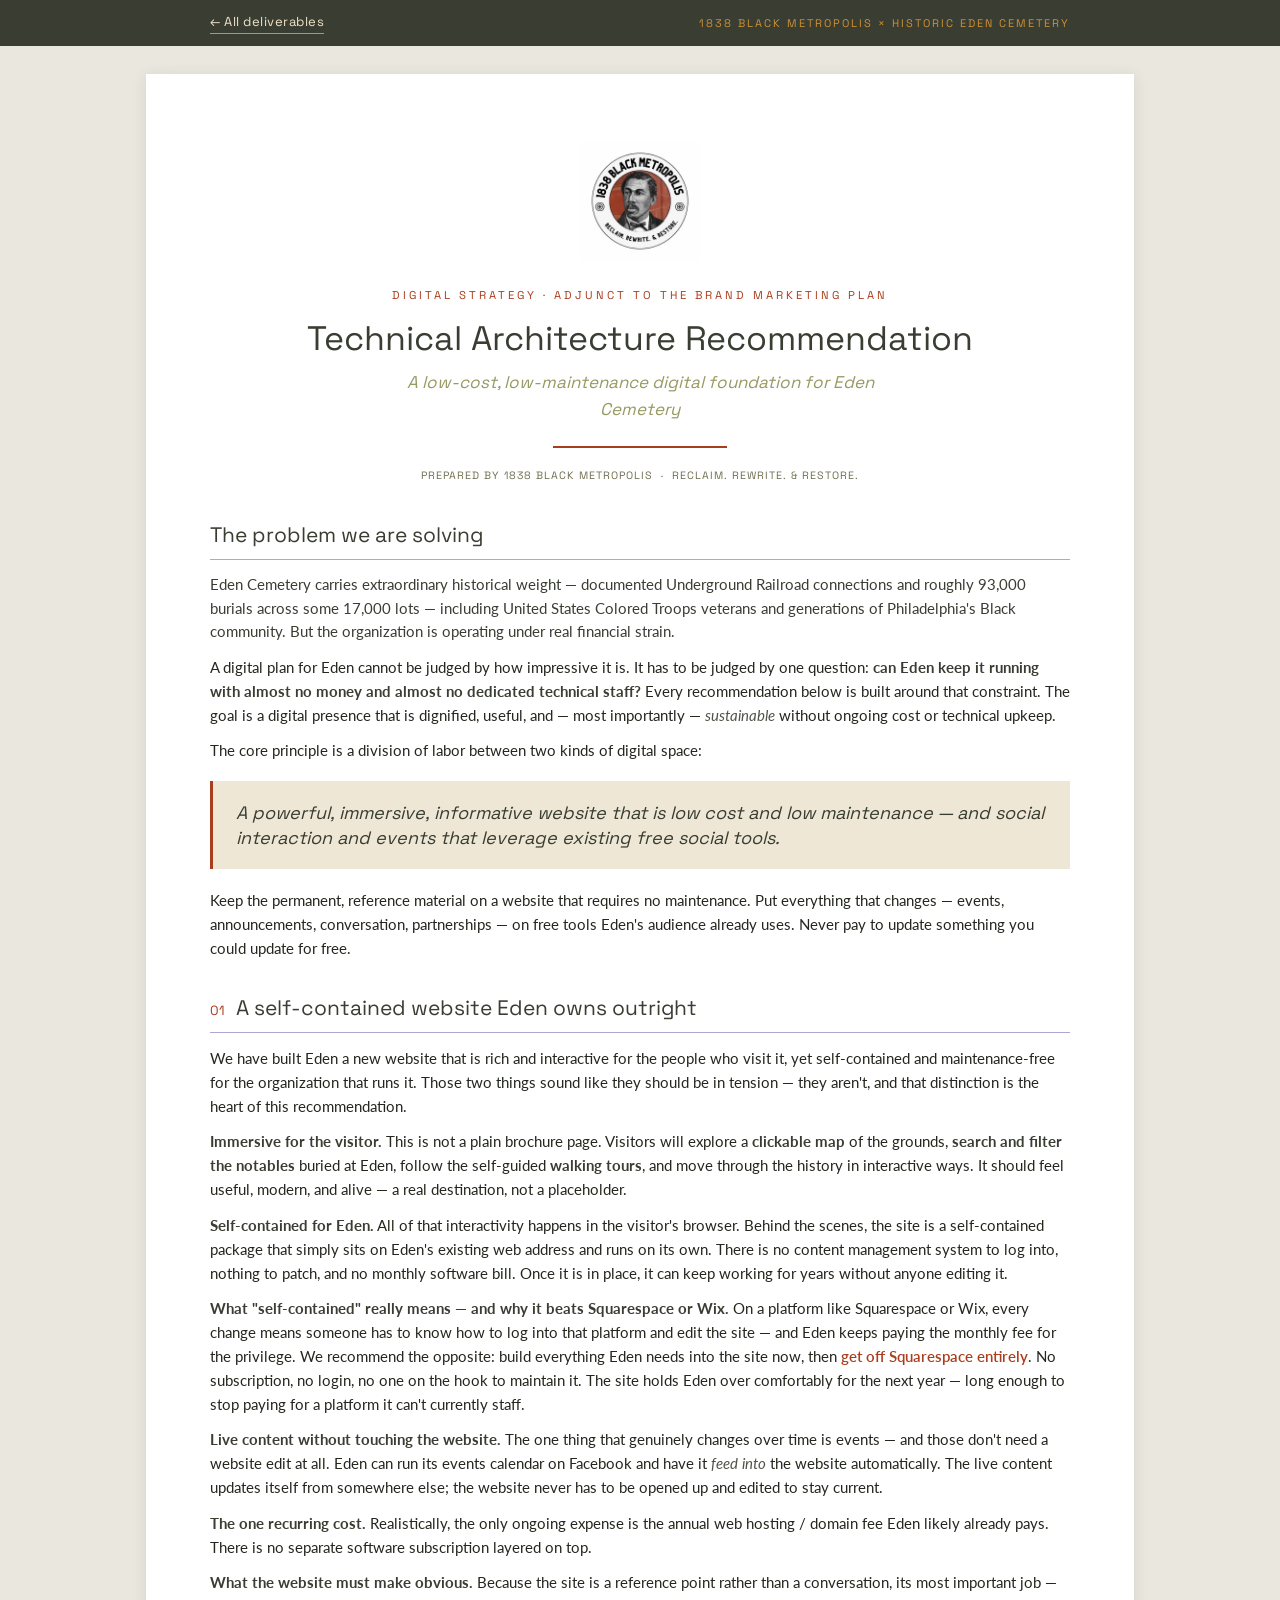
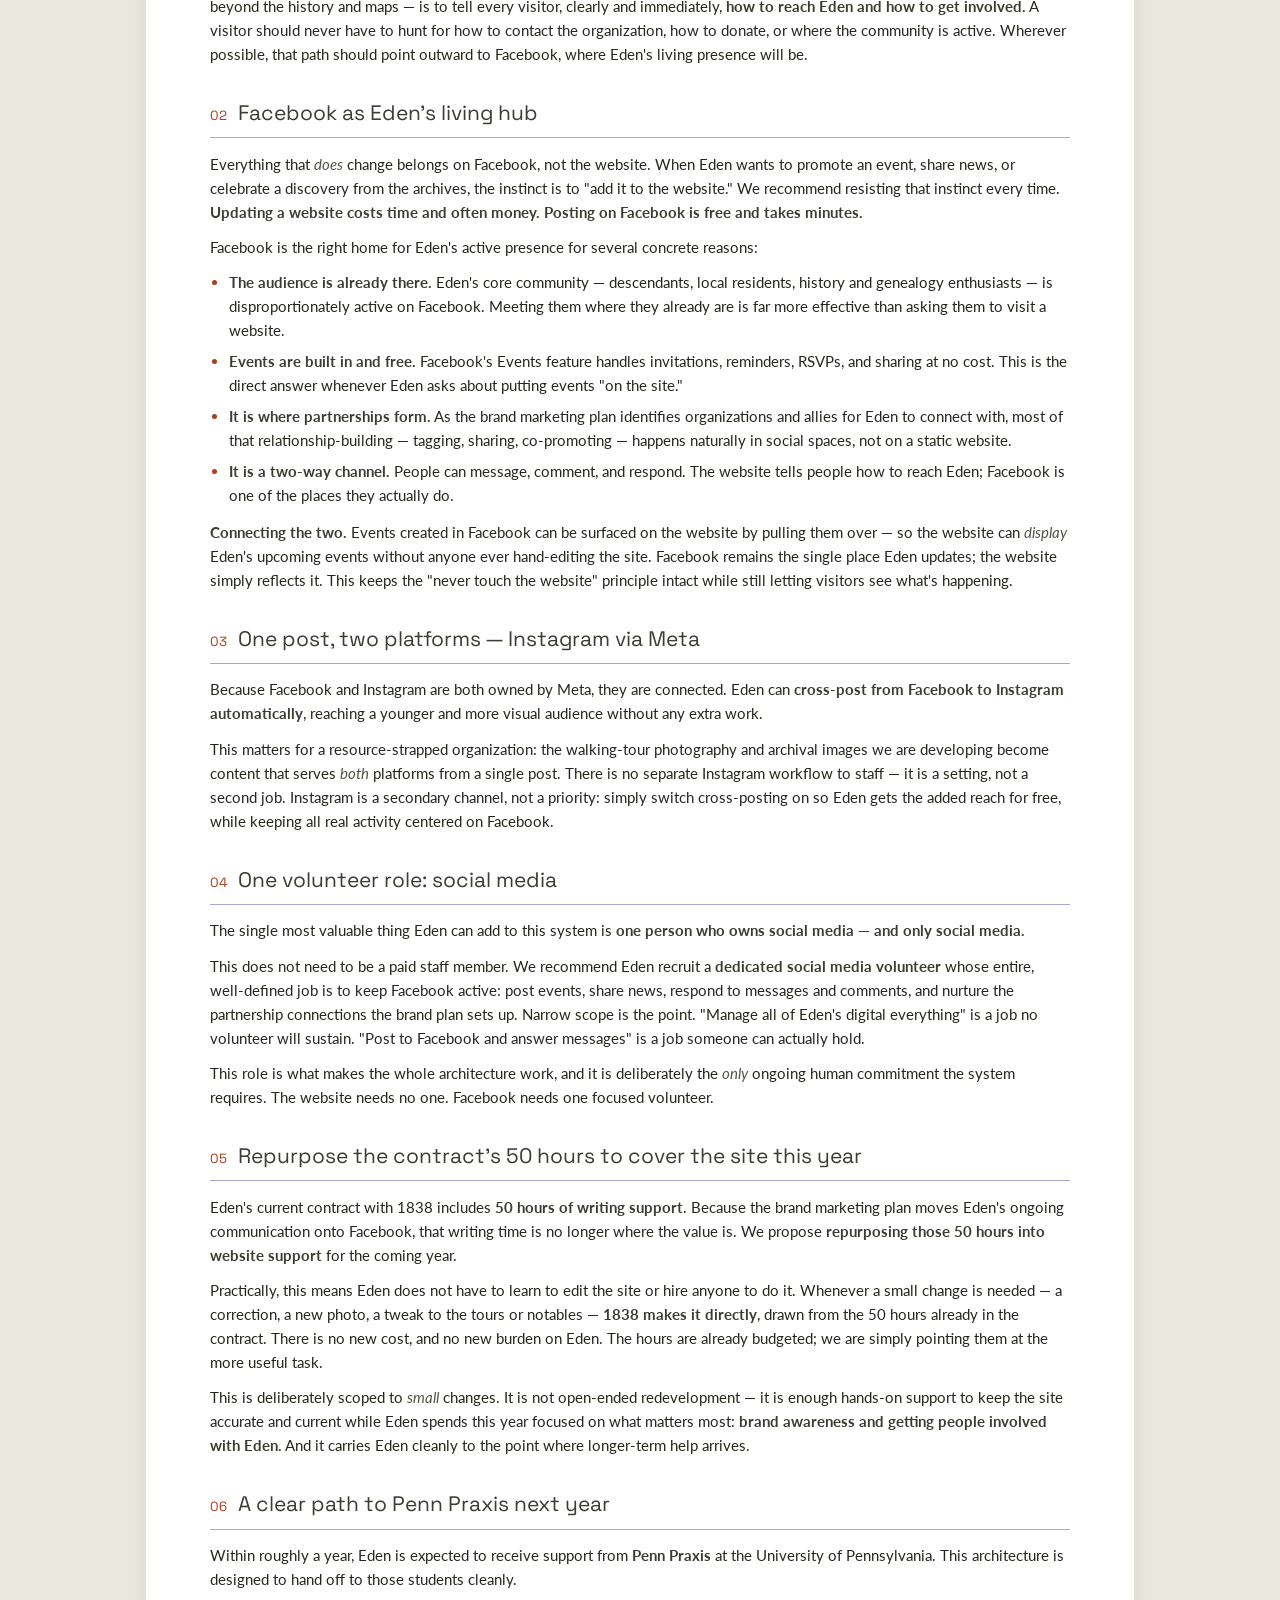
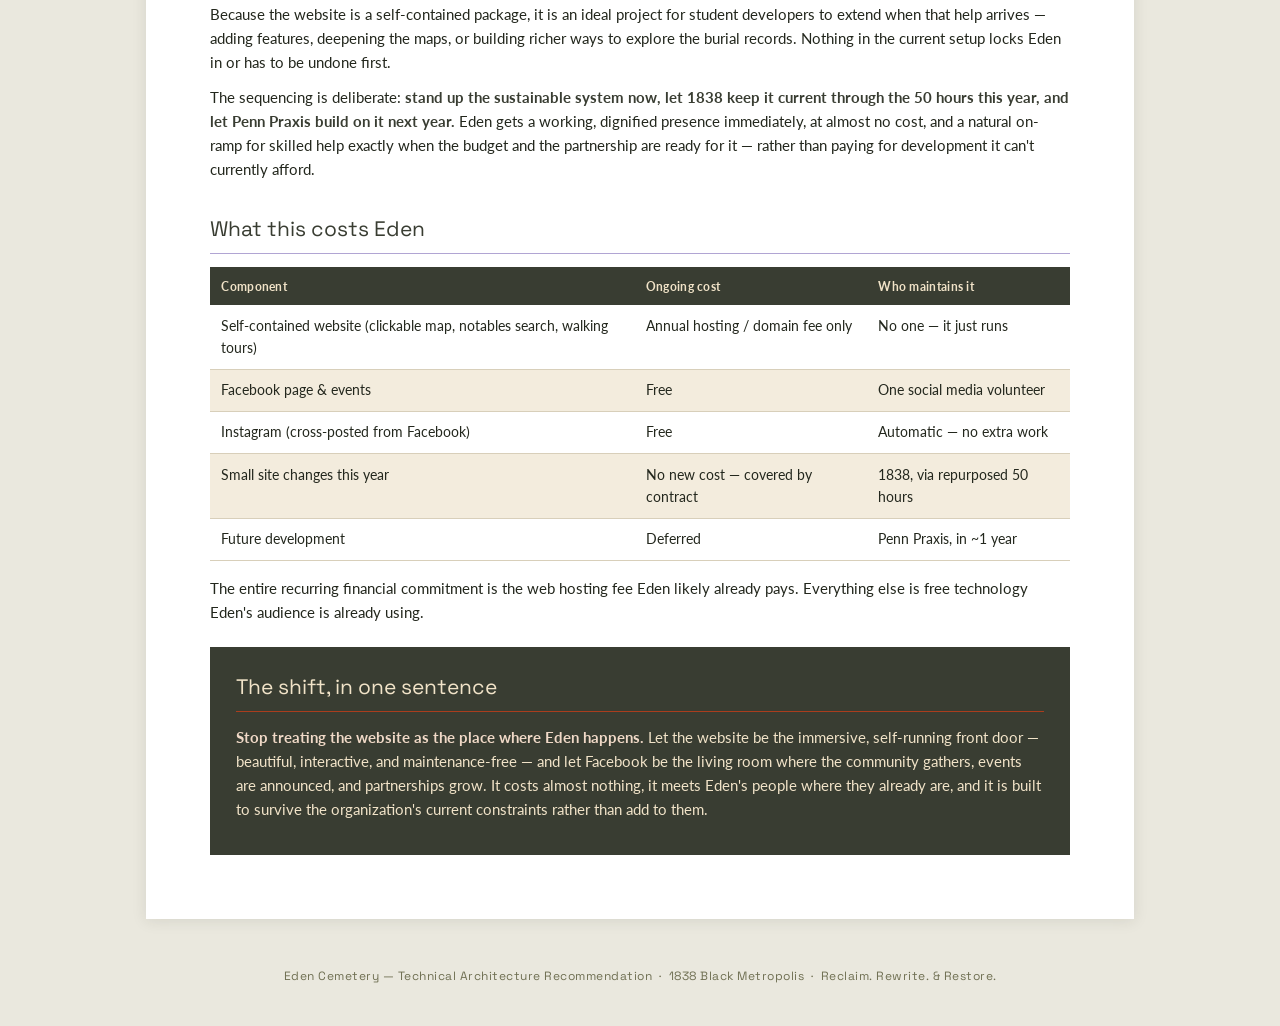
<file: technical-architecture.html>
<!DOCTYPE html>
<html lang="en">
<head>
<meta charset="utf-8">
<meta name="viewport" content="width=device-width, initial-scale=1">
<title>Technical Architecture Recommendation · Eden Cemetery · 1838 Black Metropolis</title>
<link rel="preconnect" href="https://fonts.googleapis.com"><link href="https://fonts.googleapis.com/css2?family=Space+Grotesk:wght@400;500;700&family=Lato:ital,wght@0,400;0,700;1,400&display=swap" rel="stylesheet">
<link rel="stylesheet" href="brand.css">
</head>
<body>
<div class="topbar"><div class="in"><a href="index.html">&larr; All deliverables</a><span class="org">1838 Black Metropolis &times; Historic Eden Cemetery</span></div></div>
<div class="paper">


<div class="cover">
  <img src="logo.jpg" alt="1838 Black Metropolis">
  <div class="eyebrow">Digital Strategy · Adjunct to the Brand Marketing Plan</div>
  <h1 class="title">Technical Architecture Recommendation</h1>
  <div class="subtitle">A low-cost, low-maintenance digital foundation for Eden Cemetery</div>
  <div class="rule"></div>
  <div class="prepared">PREPARED BY 1838 BLACK METROPOLIS &nbsp;·&nbsp; RECLAIM. REWRITE. &amp; RESTORE.</div>
</div>

<h2>The problem we are solving</h2>
<p class="lead">Eden Cemetery carries extraordinary historical weight — documented Underground Railroad connections and roughly 93,000 burials across some 17,000 lots — including United States Colored Troops veterans and generations of Philadelphia's Black community. But the organization is operating under real financial strain.</p>
<p>A digital plan for Eden cannot be judged by how impressive it is. It has to be judged by one question: <strong>can Eden keep it running with almost no money and almost no dedicated technical staff?</strong> Every recommendation below is built around that constraint. The goal is a digital presence that is dignified, useful, and — most importantly — <em>sustainable</em> without ongoing cost or technical upkeep.</p>
<p>The core principle is a division of labor between two kinds of digital space:</p>
<div class="pull">A powerful, immersive, informative website that is low cost and low maintenance — and social interaction and events that leverage existing free social tools.</div>
<p>Keep the permanent, reference material on a website that requires no maintenance. Put everything that changes — events, announcements, conversation, partnerships — on free tools Eden's audience already uses. Never pay to update something you could update for free.</p>

<h2><span class="num">01</span>A self-contained website Eden owns outright</h2>
<p>We have built Eden a new website that is rich and interactive for the people who visit it, yet self-contained and maintenance-free for the organization that runs it. Those two things sound like they should be in tension — they aren't, and that distinction is the heart of this recommendation.</p>
<p><strong>Immersive for the visitor.</strong> This is not a plain brochure page. Visitors will explore a <strong>clickable map</strong> of the grounds, <strong>search and filter the notables</strong> buried at Eden, follow the self-guided <strong>walking tours</strong>, and move through the history in interactive ways. It should feel useful, modern, and alive — a real destination, not a placeholder.</p>
<p><strong>Self-contained for Eden.</strong> All of that interactivity happens in the visitor's browser. Behind the scenes, the site is a self-contained package that simply sits on Eden's existing web address and runs on its own. There is no content management system to log into, nothing to patch, and no monthly software bill. Once it is in place, it can keep working for years without anyone editing it.</p>
<p><strong>What "self-contained" really means — and why it beats Squarespace or Wix.</strong> On a platform like Squarespace or Wix, every change means someone has to know how to log into that platform and edit the site — and Eden keeps paying the monthly fee for the privilege. We recommend the opposite: build everything Eden needs into the site now, then <span class="avoid">get off Squarespace entirely</span>. No subscription, no login, no one on the hook to maintain it. The site holds Eden over comfortably for the next year — long enough to stop paying for a platform it can't currently staff.</p>
<p><strong>Live content without touching the website.</strong> The one thing that genuinely changes over time is events — and those don't need a website edit at all. Eden can run its events calendar on Facebook and have it <em>feed into</em> the website automatically. The live content updates itself from somewhere else; the website never has to be opened up and edited to stay current.</p>
<p><strong>The one recurring cost.</strong> Realistically, the only ongoing expense is the annual web hosting / domain fee Eden likely already pays. There is no separate software subscription layered on top.</p>
<p><strong>What the website must make obvious.</strong> Because the site is a reference point rather than a conversation, its most important job — beyond the history and maps — is to tell every visitor, clearly and immediately, <strong>how to reach Eden and how to get involved.</strong> A visitor should never have to hunt for how to contact the organization, how to donate, or where the community is active. Wherever possible, that path should point outward to Facebook, where Eden's living presence will be.</p>

<h2><span class="num">02</span>Facebook as Eden's living hub</h2>
<p>Everything that <em>does</em> change belongs on Facebook, not the website. When Eden wants to promote an event, share news, or celebrate a discovery from the archives, the instinct is to "add it to the website." We recommend resisting that instinct every time. <strong>Updating a website costs time and often money. Posting on Facebook is free and takes minutes.</strong></p>
<p>Facebook is the right home for Eden's active presence for several concrete reasons:</p>
<ul>
  <li><strong>The audience is already there.</strong> Eden's core community — descendants, local residents, history and genealogy enthusiasts — is disproportionately active on Facebook. Meeting them where they already are is far more effective than asking them to visit a website.</li>
  <li><strong>Events are built in and free.</strong> Facebook's Events feature handles invitations, reminders, RSVPs, and sharing at no cost. This is the direct answer whenever Eden asks about putting events "on the site."</li>
  <li><strong>It is where partnerships form.</strong> As the brand marketing plan identifies organizations and allies for Eden to connect with, most of that relationship-building — tagging, sharing, co-promoting — happens naturally in social spaces, not on a static website.</li>
  <li><strong>It is a two-way channel.</strong> People can message, comment, and respond. The website tells people how to reach Eden; Facebook is one of the places they actually do.</li>
</ul>
<p><strong>Connecting the two.</strong> Events created in Facebook can be surfaced on the website by pulling them over — so the website can <em>display</em> Eden's upcoming events without anyone ever hand-editing the site. Facebook remains the single place Eden updates; the website simply reflects it. This keeps the "never touch the website" principle intact while still letting visitors see what's happening.</p>

<h2><span class="num">03</span>One post, two platforms — Instagram via Meta</h2>
<p>Because Facebook and Instagram are both owned by Meta, they are connected. Eden can <strong>cross-post from Facebook to Instagram automatically</strong>, reaching a younger and more visual audience without any extra work.</p>
<p>This matters for a resource-strapped organization: the walking-tour photography and archival images we are developing become content that serves <em>both</em> platforms from a single post. There is no separate Instagram workflow to staff — it is a setting, not a second job. Instagram is a secondary channel, not a priority: simply switch cross-posting on so Eden gets the added reach for free, while keeping all real activity centered on Facebook.</p>

<h2><span class="num">04</span>One volunteer role: social media</h2>
<p>The single most valuable thing Eden can add to this system is <strong>one person who owns social media — and only social media.</strong></p>
<p>This does not need to be a paid staff member. We recommend Eden recruit a <strong>dedicated social media volunteer</strong> whose entire, well-defined job is to keep Facebook active: post events, share news, respond to messages and comments, and nurture the partnership connections the brand plan sets up. Narrow scope is the point. "Manage all of Eden's digital everything" is a job no volunteer will sustain. "Post to Facebook and answer messages" is a job someone can actually hold.</p>
<p>This role is what makes the whole architecture work, and it is deliberately the <em>only</em> ongoing human commitment the system requires. The website needs no one. Facebook needs one focused volunteer.</p>

<h2><span class="num">05</span>Repurpose the contract's 50 hours to cover the site this year</h2>
<p>Eden's current contract with 1838 includes <strong>50 hours of writing support</strong>. Because the brand marketing plan moves Eden's ongoing communication onto Facebook, that writing time is no longer where the value is. We propose <strong>repurposing those 50 hours into website support</strong> for the coming year.</p>
<p>Practically, this means Eden does not have to learn to edit the site or hire anyone to do it. Whenever a small change is needed — a correction, a new photo, a tweak to the tours or notables — <strong>1838 makes it directly</strong>, drawn from the 50 hours already in the contract. There is no new cost, and no new burden on Eden. The hours are already budgeted; we are simply pointing them at the more useful task.</p>
<p>This is deliberately scoped to <em>small</em> changes. It is not open-ended redevelopment — it is enough hands-on support to keep the site accurate and current while Eden spends this year focused on what matters most: <strong>brand awareness and getting people involved with Eden.</strong> And it carries Eden cleanly to the point where longer-term help arrives.</p>

<h2><span class="num">06</span>A clear path to Penn Praxis next year</h2>
<p>Within roughly a year, Eden is expected to receive support from <strong>Penn Praxis</strong> at the University of Pennsylvania. This architecture is designed to hand off to those students cleanly.</p>
<p>Because the website is a self-contained package, it is an ideal project for student developers to extend when that help arrives — adding features, deepening the maps, or building richer ways to explore the burial records. Nothing in the current setup locks Eden in or has to be undone first.</p>
<p>The sequencing is deliberate: <strong>stand up the sustainable system now, let 1838 keep it current through the 50 hours this year, and let Penn Praxis build on it next year.</strong> Eden gets a working, dignified presence immediately, at almost no cost, and a natural on-ramp for skilled help exactly when the budget and the partnership are ready for it — rather than paying for development it can't currently afford.</p>

<h2>What this costs Eden</h2>
<table>
  <thead>
    <tr><th>Component</th><th>Ongoing cost</th><th>Who maintains it</th></tr>
  </thead>
  <tbody>
    <tr><td>Self-contained website (clickable map, notables search, walking tours)</td><td>Annual hosting / domain fee only</td><td>No one — it just runs</td></tr>
    <tr><td>Facebook page &amp; events</td><td>Free</td><td>One social media volunteer</td></tr>
    <tr><td>Instagram (cross-posted from Facebook)</td><td>Free</td><td>Automatic — no extra work</td></tr>
    <tr><td>Small site changes this year</td><td>No new cost — covered by contract</td><td>1838, via repurposed 50 hours</td></tr>
    <tr><td>Future development</td><td>Deferred</td><td>Penn Praxis, in ~1 year</td></tr>
  </tbody>
</table>
<p>The entire recurring financial commitment is the web hosting fee Eden likely already pays. Everything else is free technology Eden's audience is already using.</p>

<div class="closing">
  <h2>The shift, in one sentence</h2>
  <p><strong>Stop treating the website as the place where Eden happens.</strong> Let the website be the immersive, self-running front door — beautiful, interactive, and maintenance-free — and let Facebook be the living room where the community gathers, events are announced, and partnerships grow. It costs almost nothing, it meets Eden's people where they already are, and it is built to survive the organization's current constraints rather than add to them.</p>
</div>


</div>
<div class="sitefoot">Eden Cemetery — Technical Architecture Recommendation &nbsp;·&nbsp; 1838 Black Metropolis &nbsp;·&nbsp; Reclaim. Rewrite. &amp; Restore.</div>
</body>
</html>
</file>
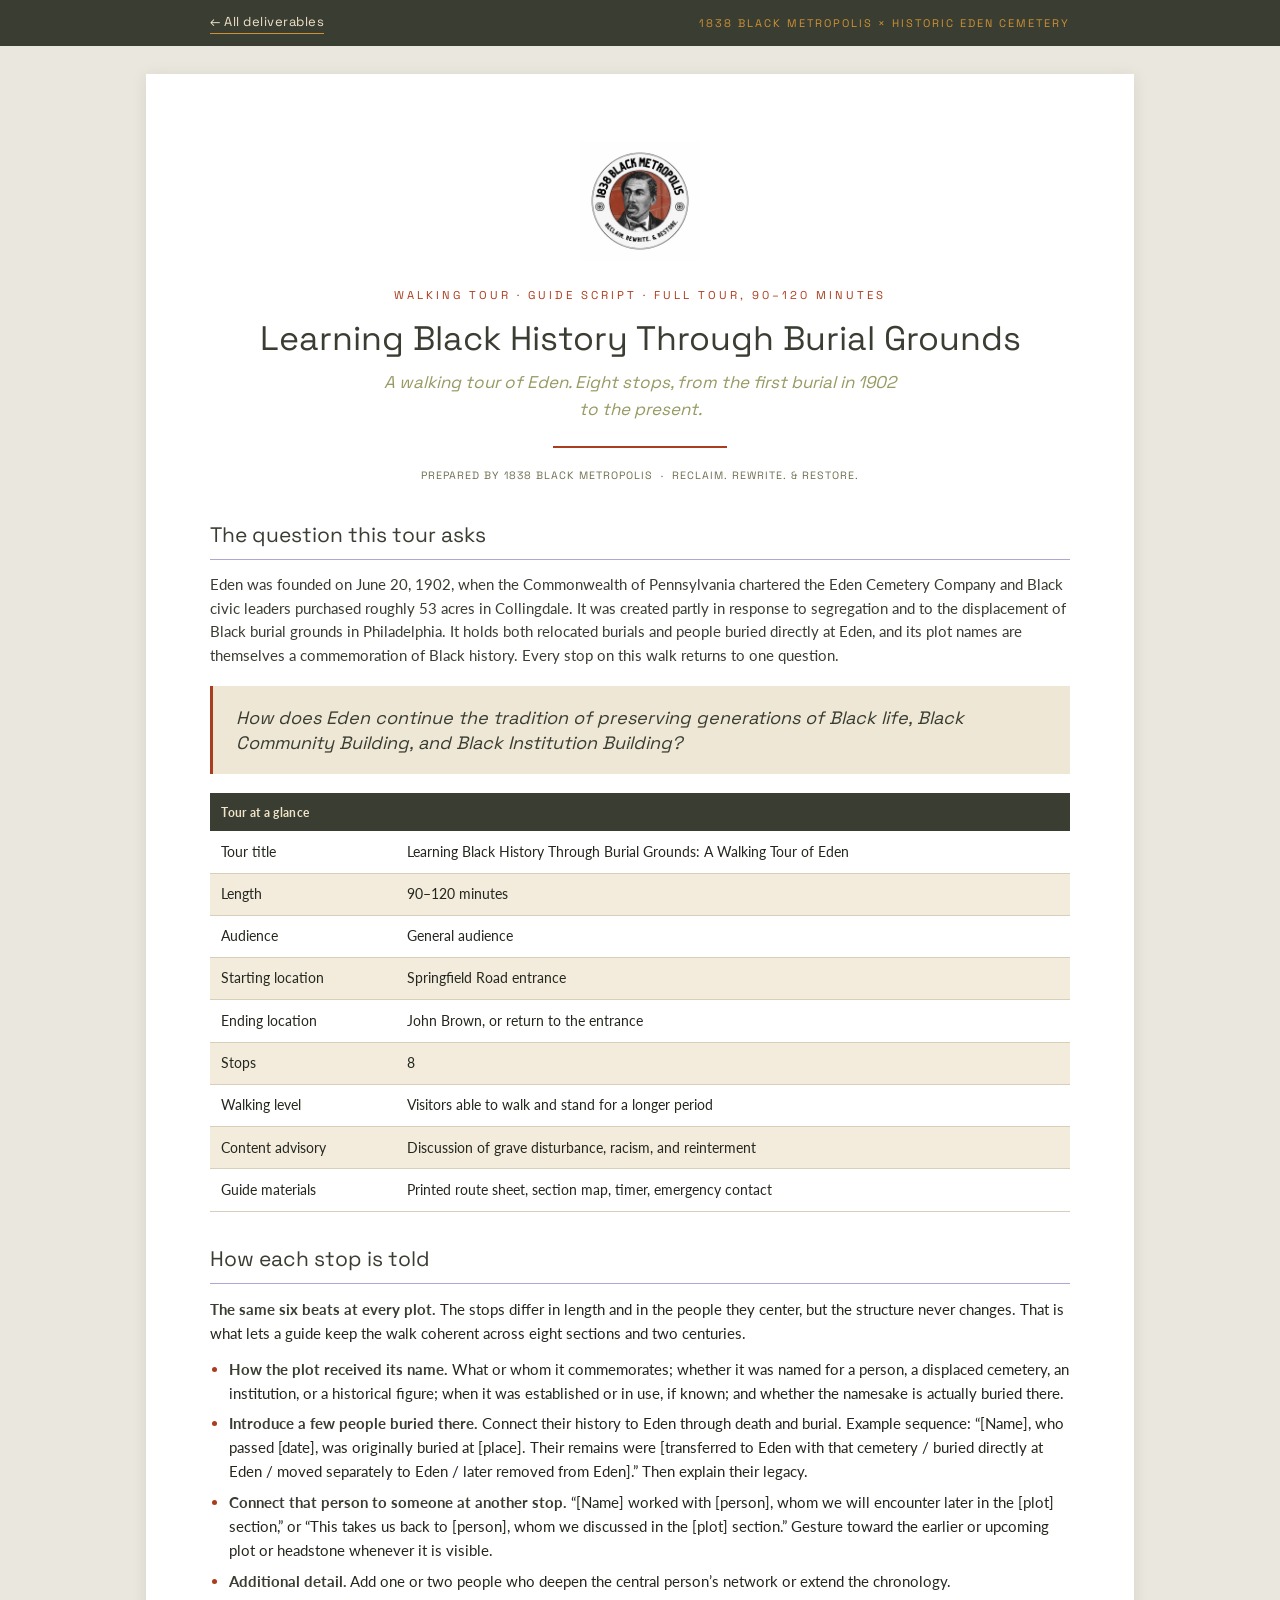
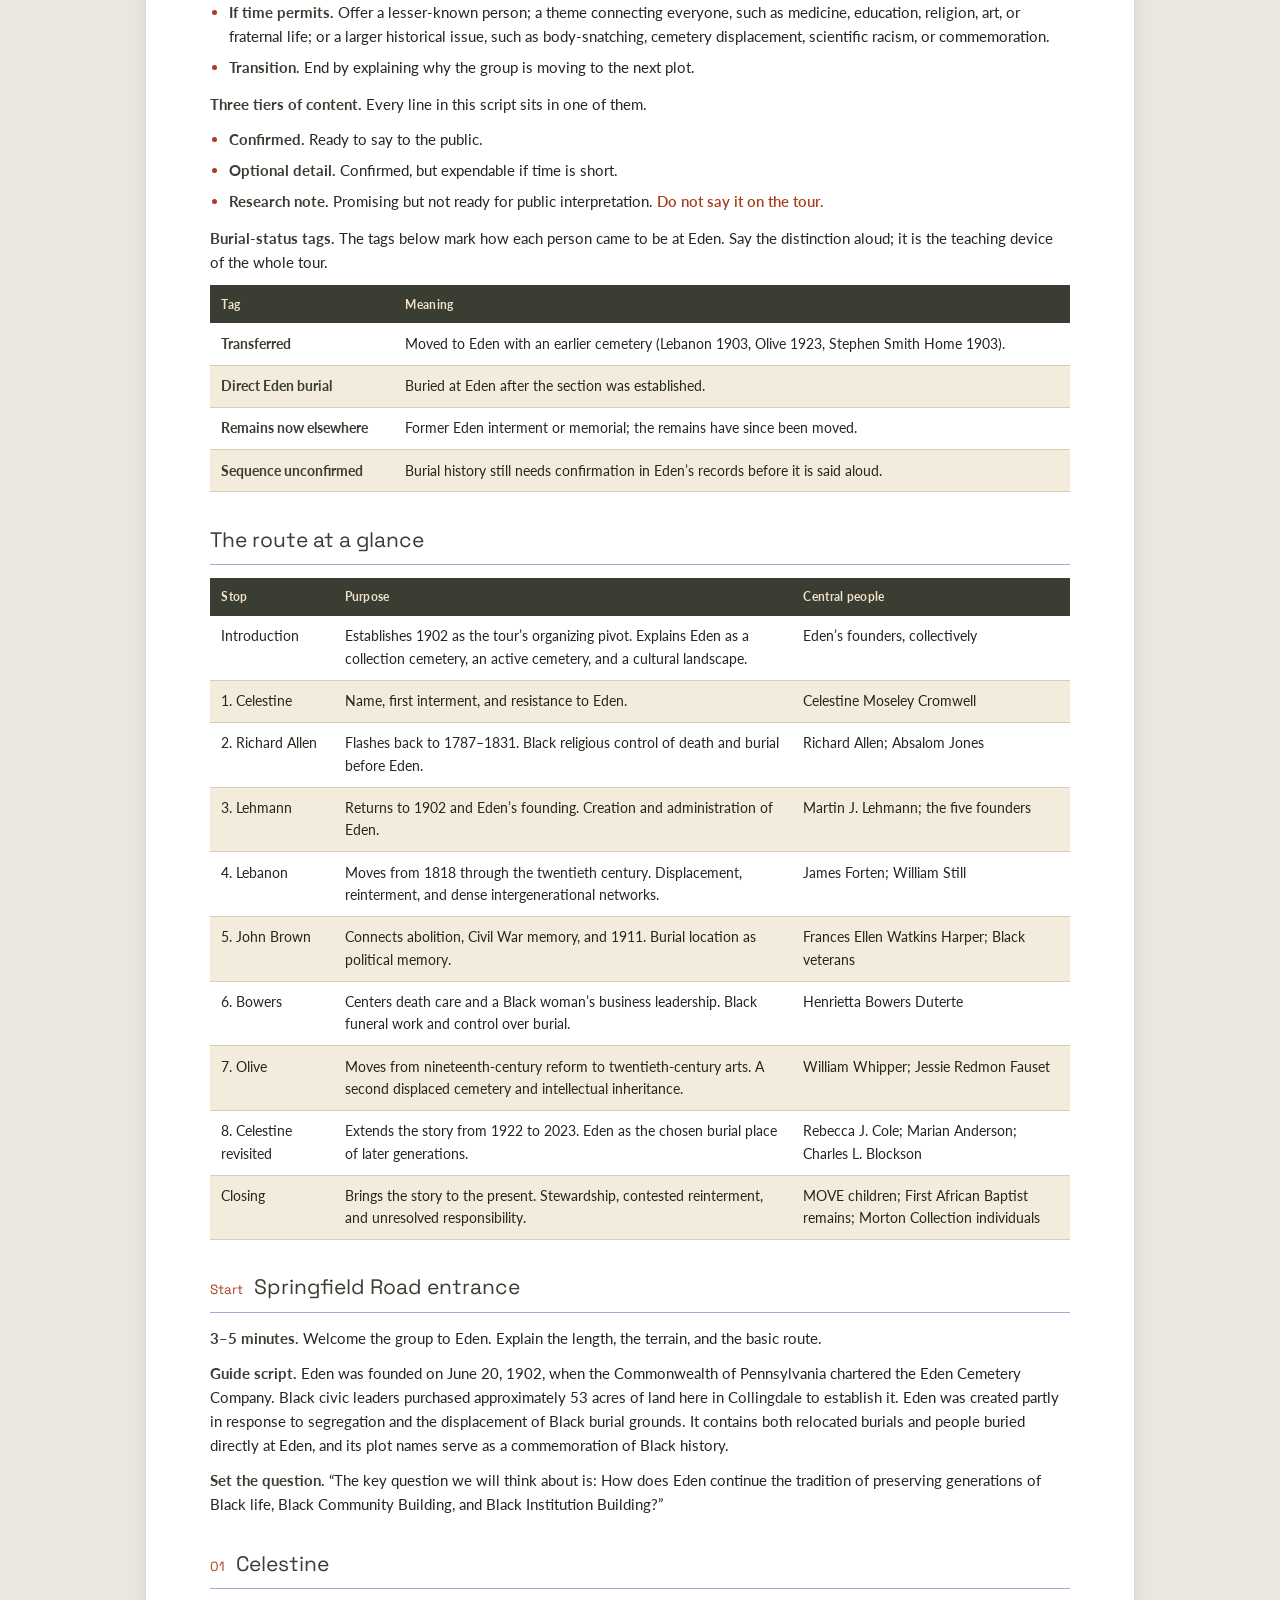
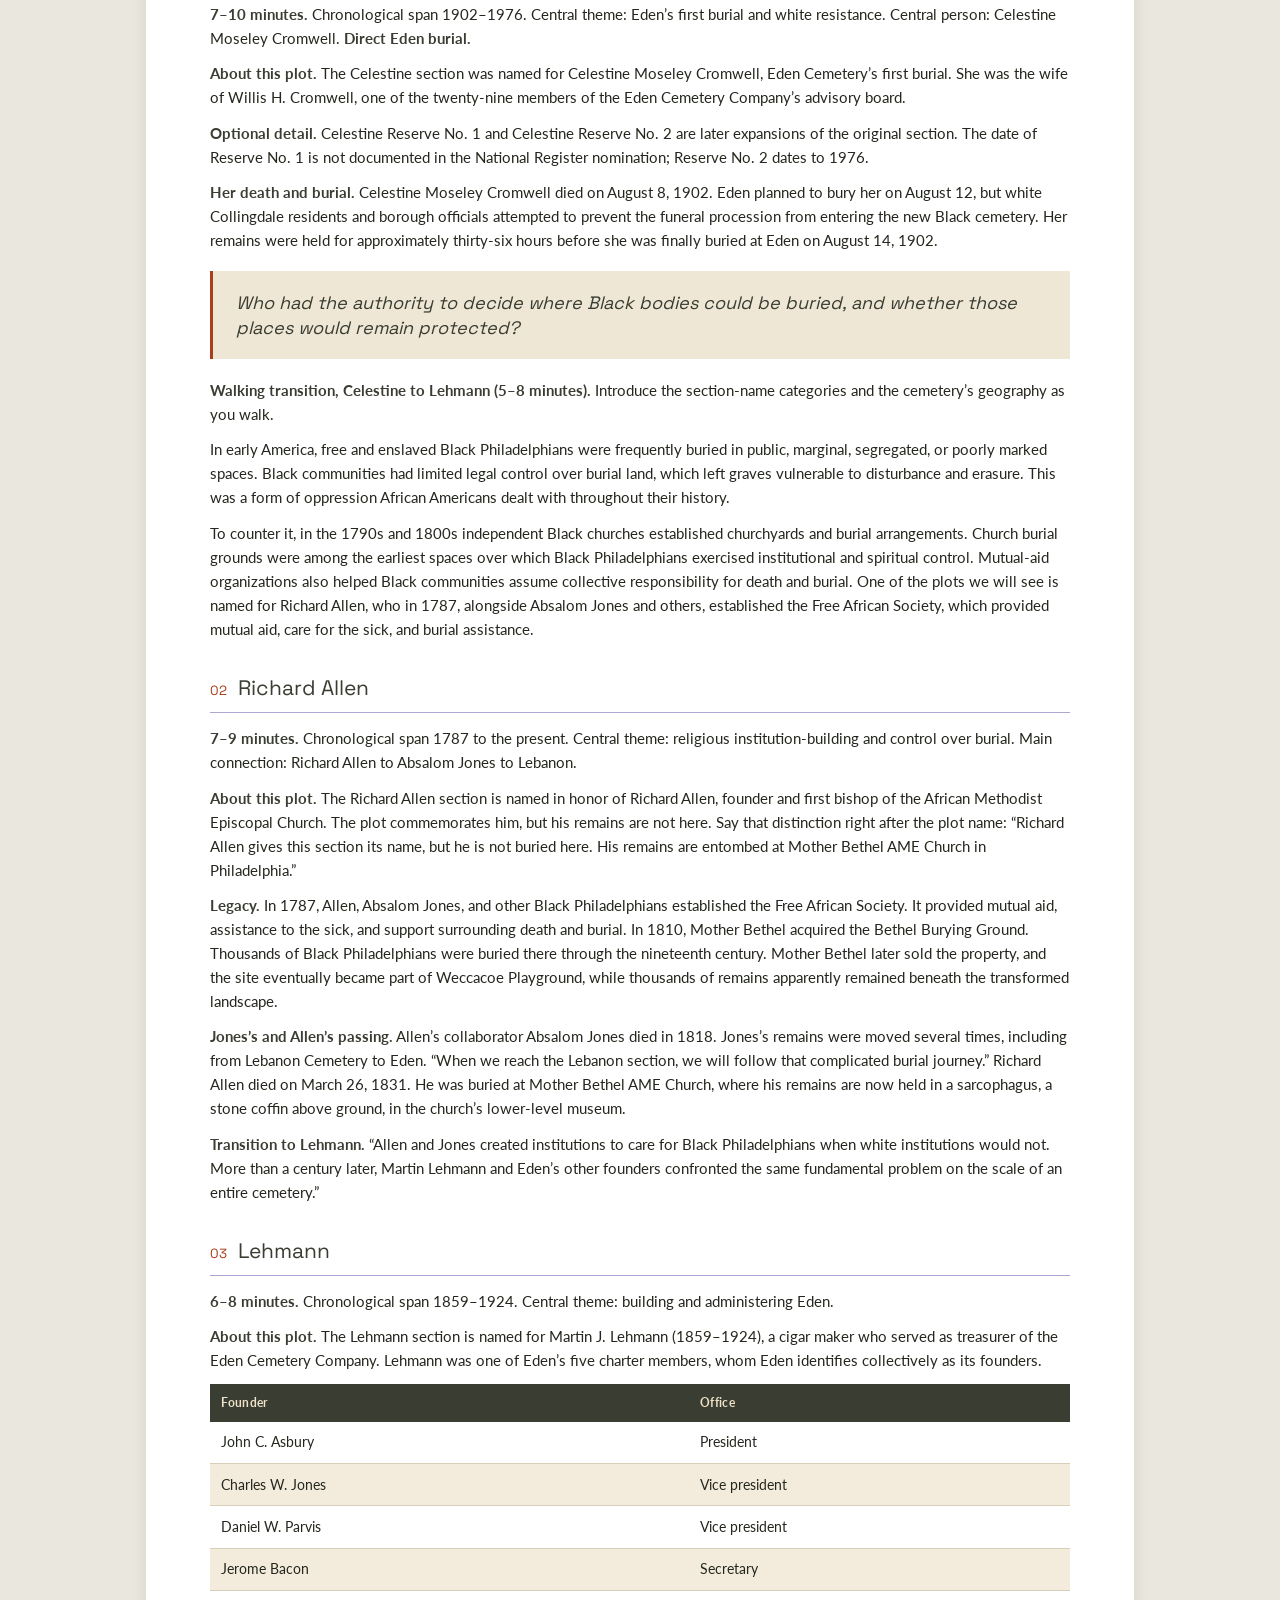
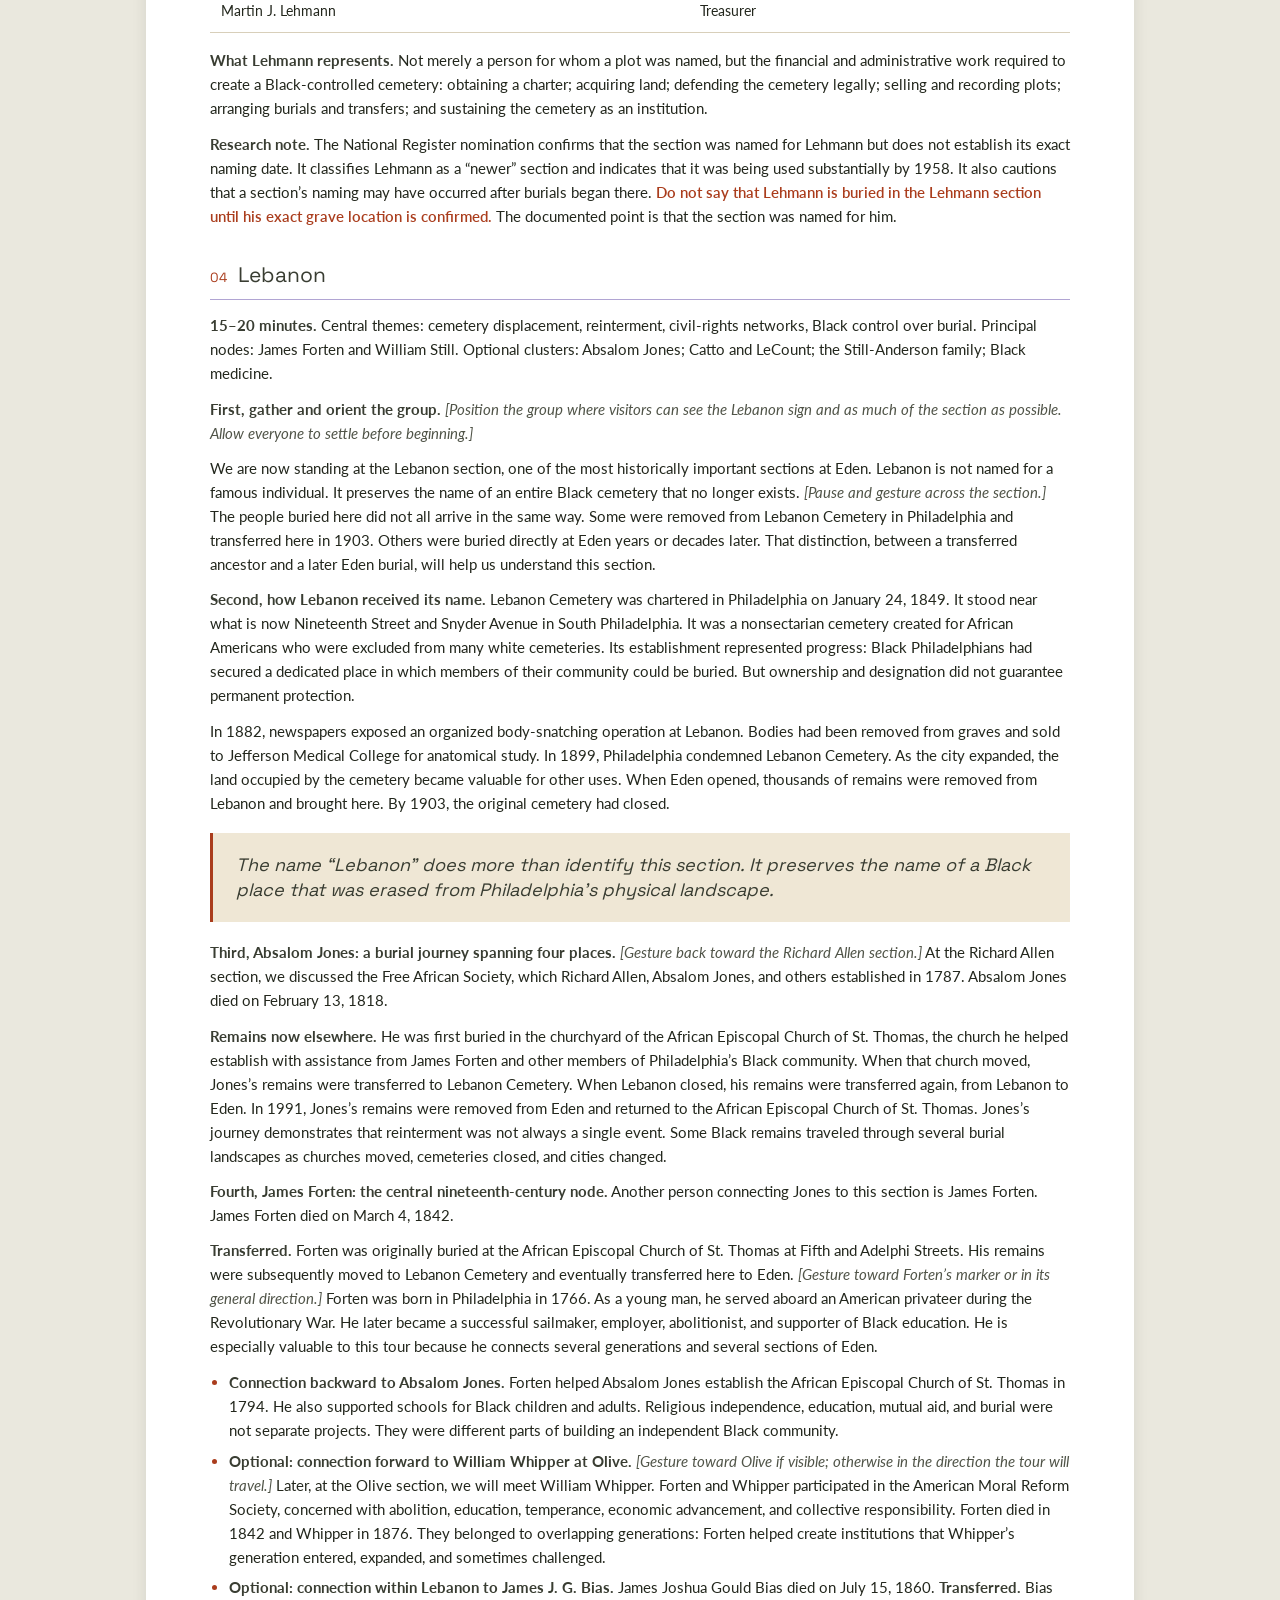
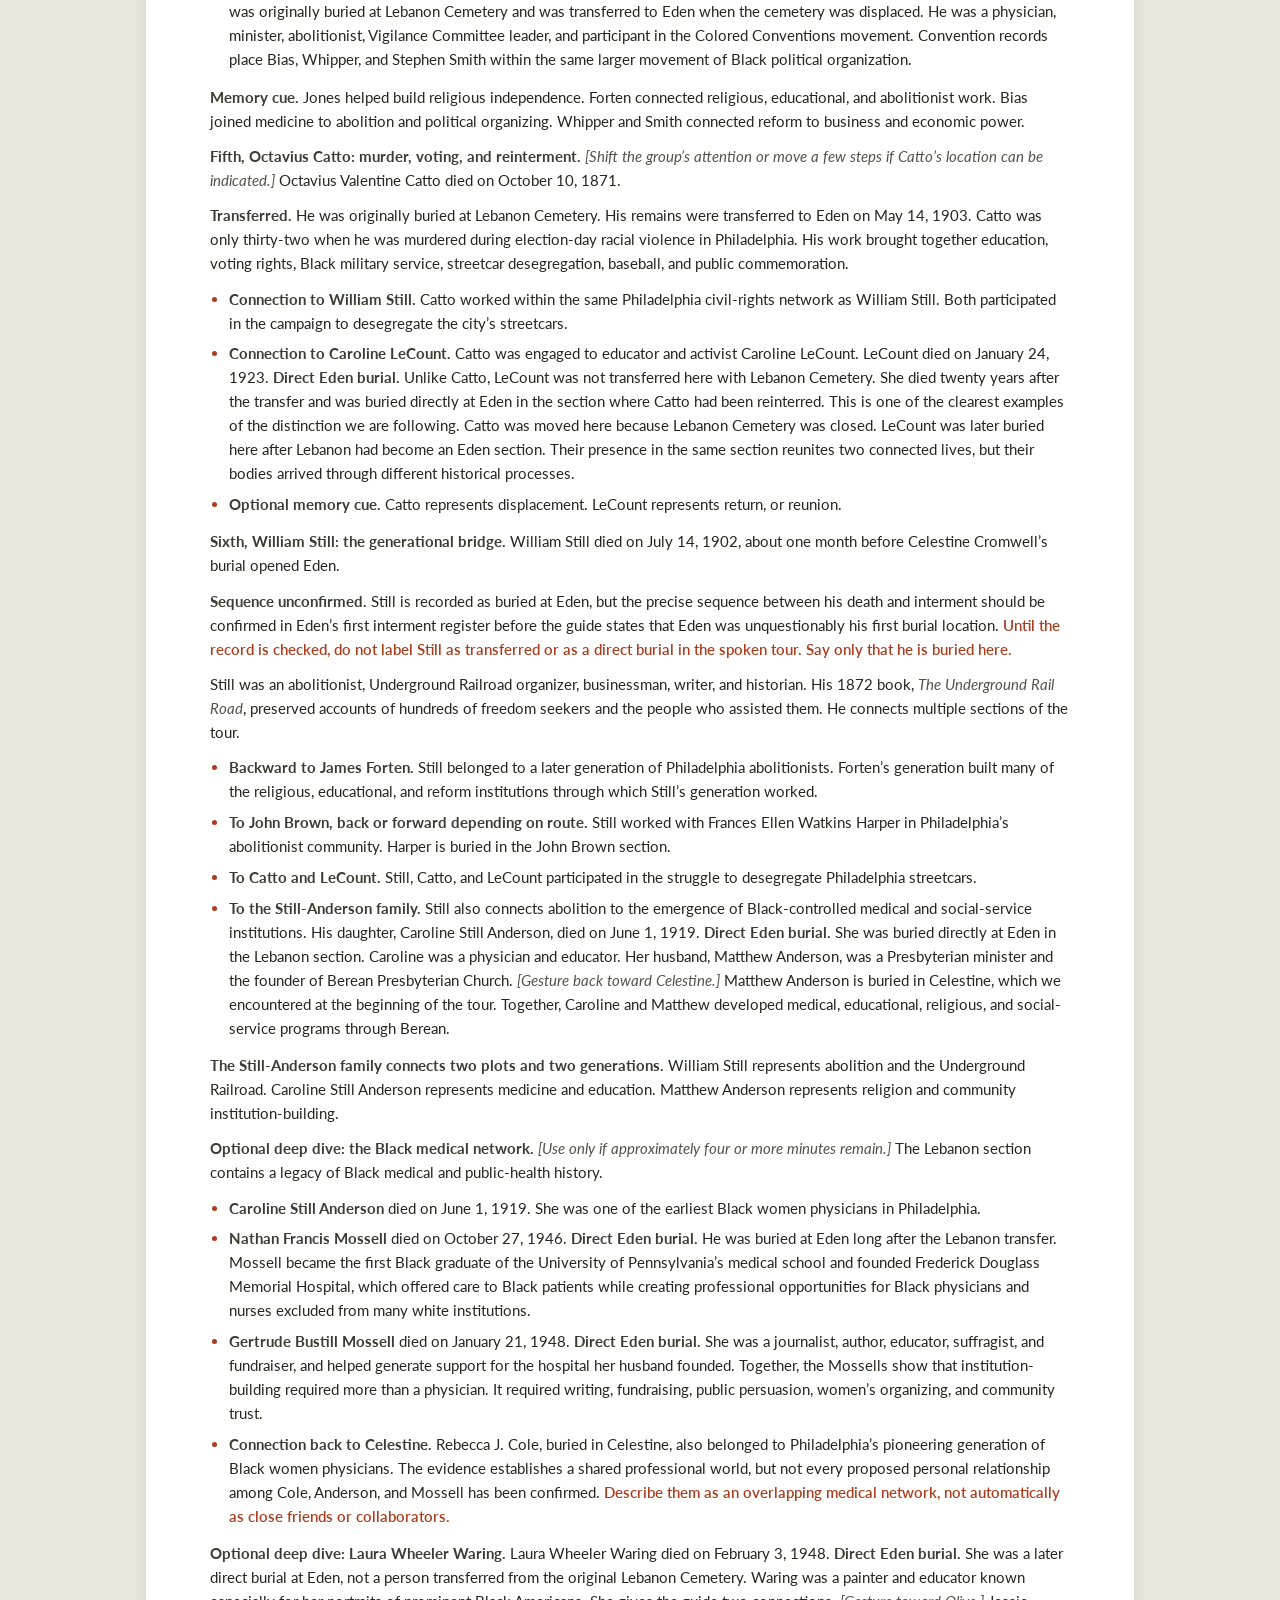
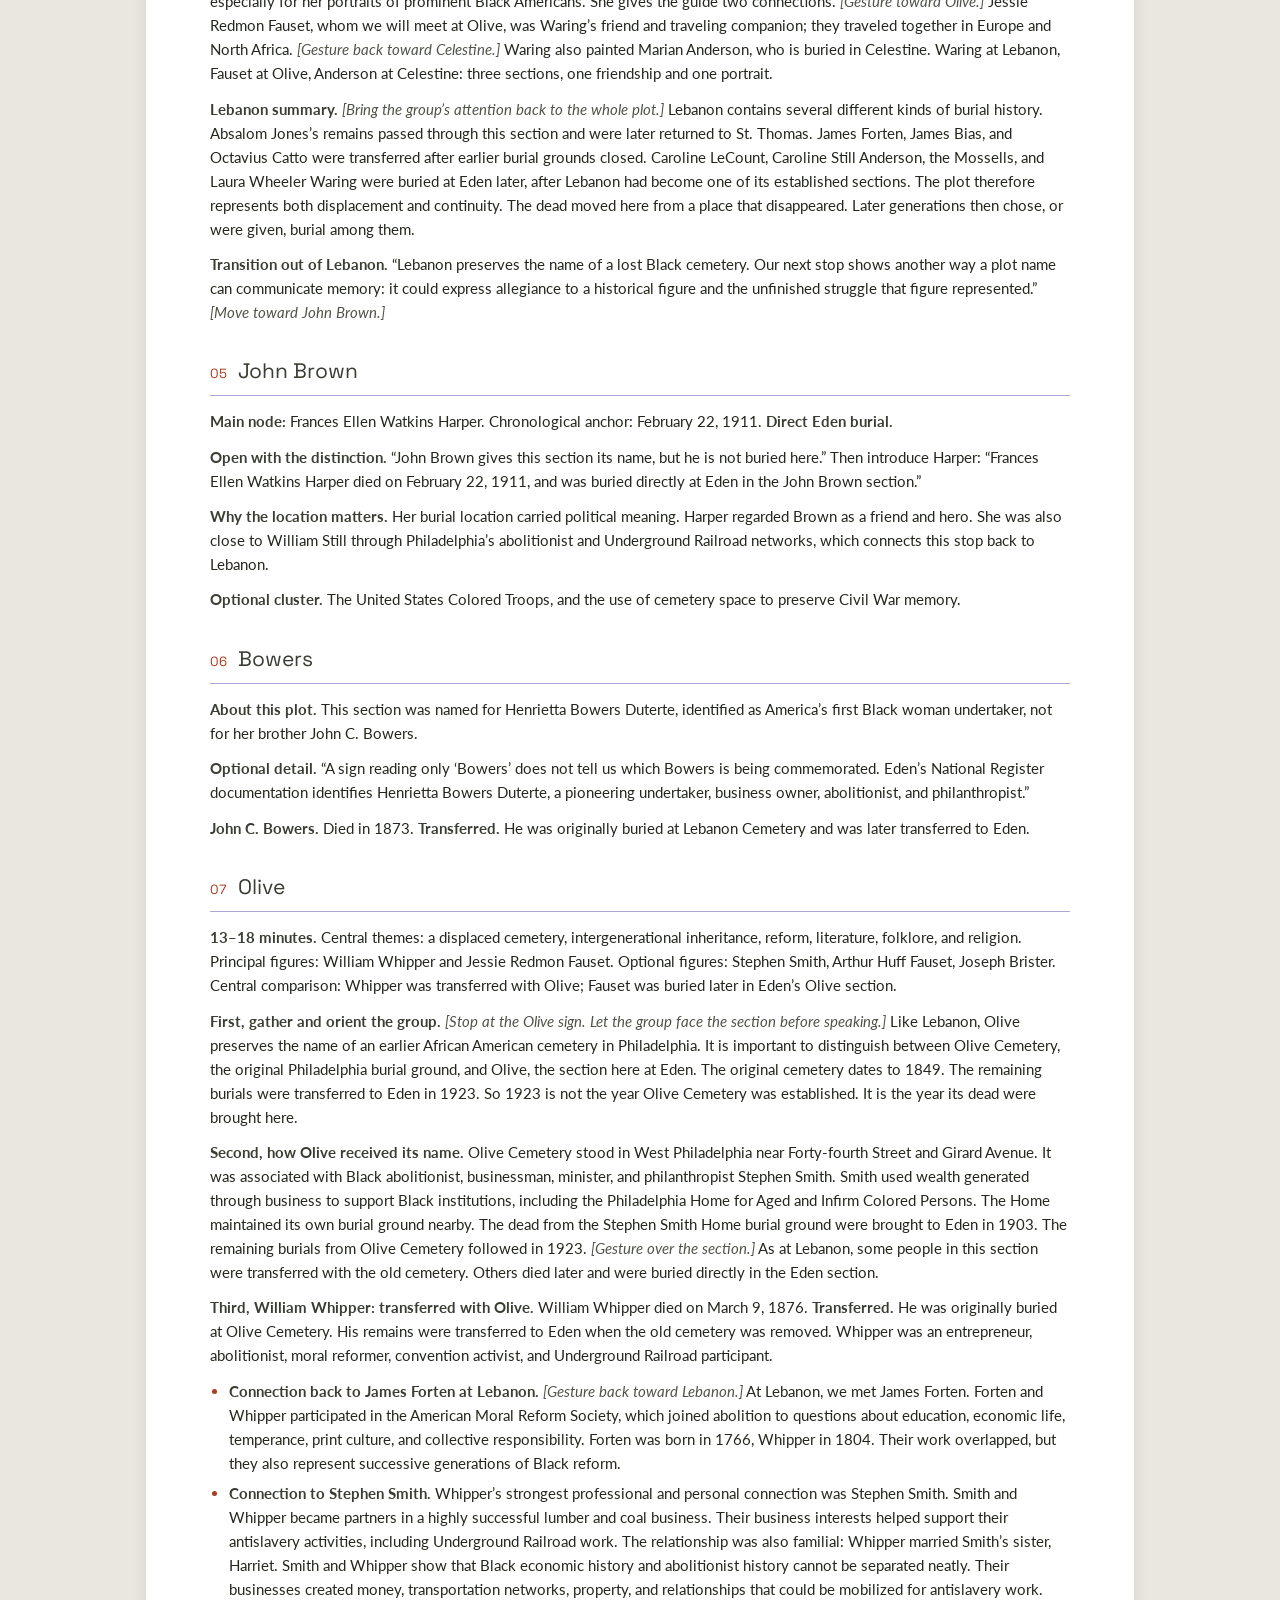
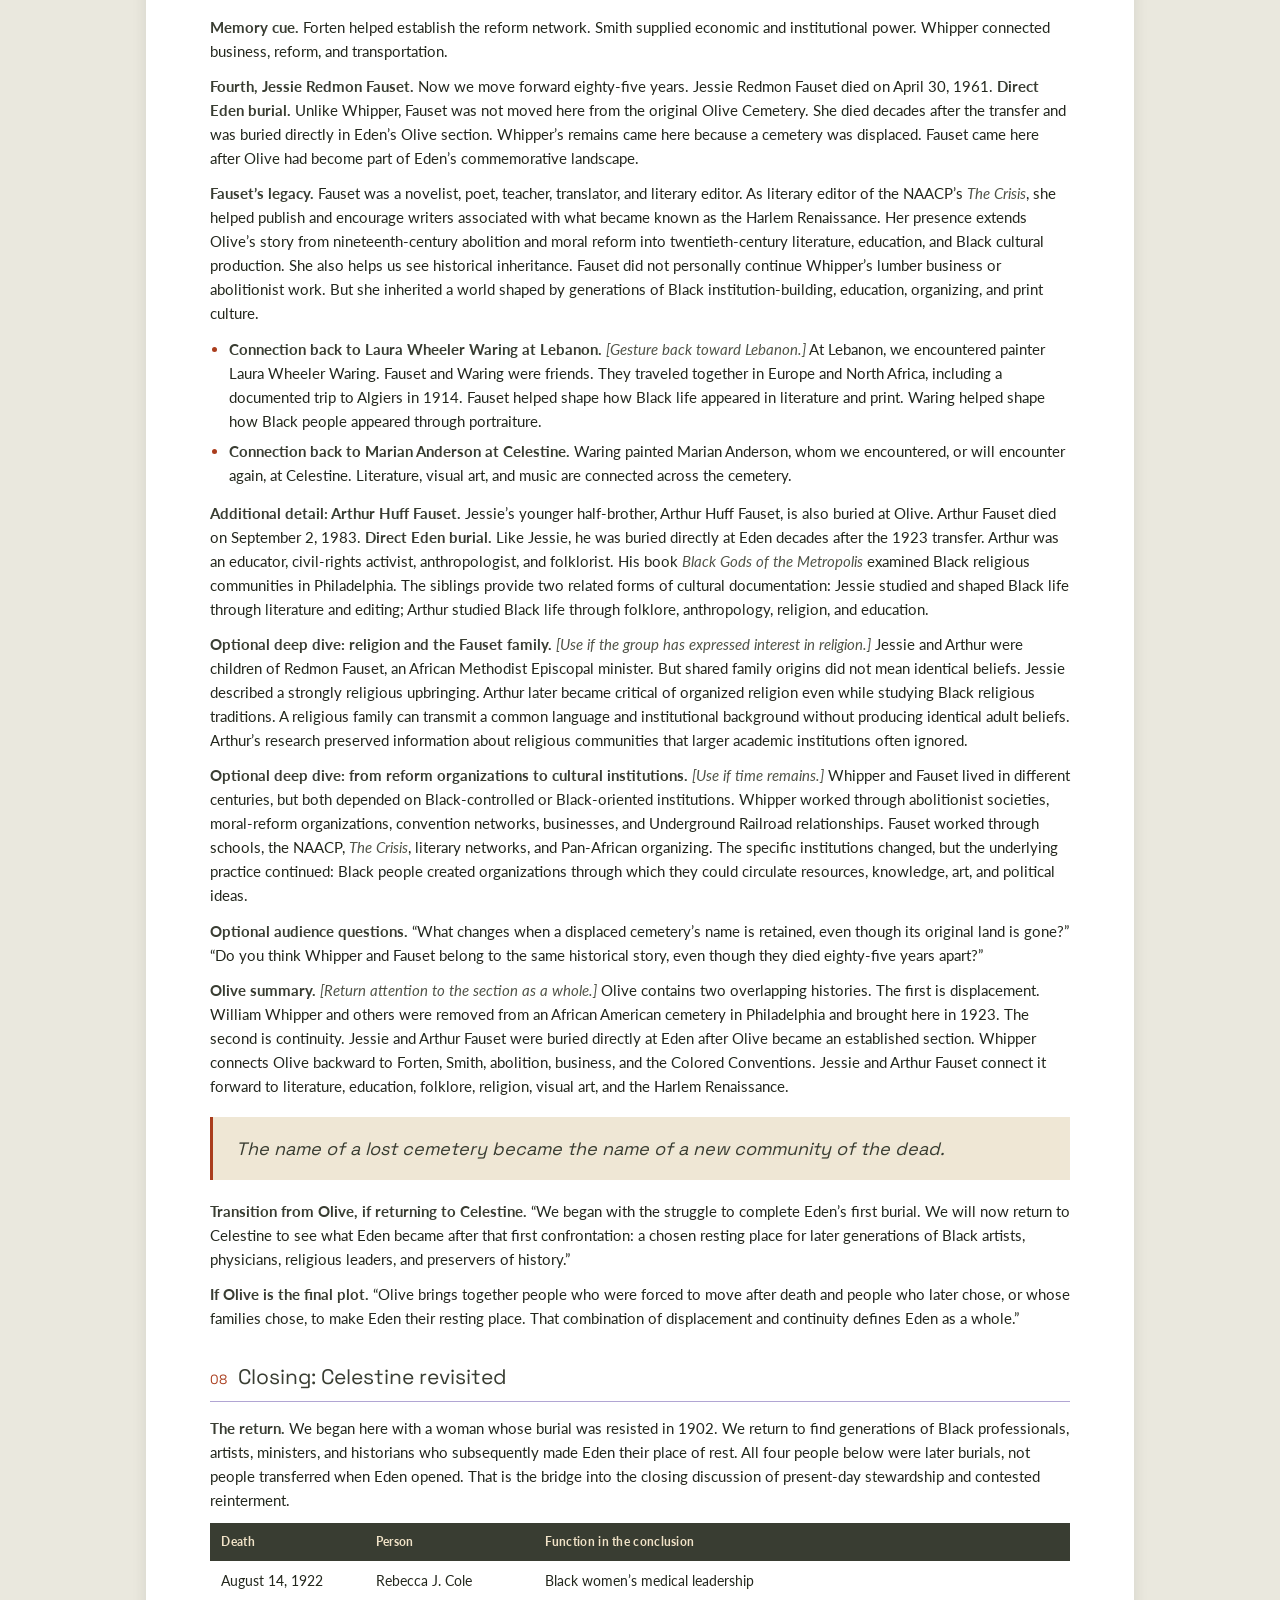
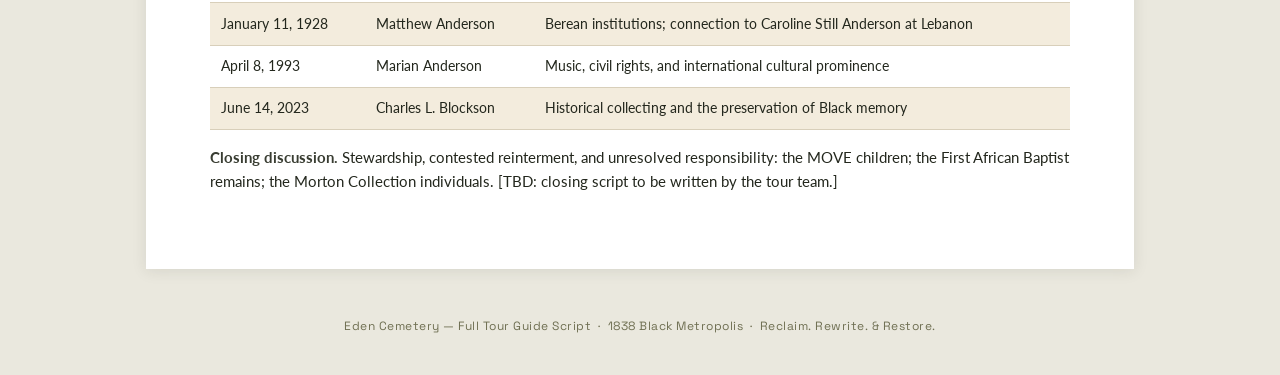
<file: tour-full.html>
<!DOCTYPE html>
<html lang="en">
<head>
<meta charset="utf-8">
<meta name="viewport" content="width=device-width, initial-scale=1">
<title>Full Tour Guide Script · Eden Cemetery · 1838 Black Metropolis</title>
<link rel="preconnect" href="https://fonts.googleapis.com"><link href="https://fonts.googleapis.com/css2?family=Space+Grotesk:wght@400;500;700&family=Lato:ital,wght@0,400;0,700;1,400&display=swap" rel="stylesheet">
<link rel="stylesheet" href="brand.css">
</head>
<body>
<div class="topbar"><div class="in"><a href="index.html">&larr; All deliverables</a><span class="org">1838 Black Metropolis &times; Historic Eden Cemetery</span></div></div>
<div class="paper">

<div class='cover'>
<img src='logo.jpg' alt='1838 Black Metropolis'>
<div class='eyebrow'>Walking Tour · Guide Script · Full Tour, 90–120 minutes</div>
<h1 class='title'>Learning Black History Through Burial Grounds</h1>
<div class='subtitle'>A walking tour of Eden. Eight stops, from the first burial in 1902 to the present.</div>
<div class='rule'></div><div class='prepared'>PREPARED BY 1838 BLACK METROPOLIS &nbsp;·&nbsp; RECLAIM. REWRITE. & RESTORE.</div></div>
<h2>The question this tour asks</h2>
<p class='lead'>Eden was founded on June 20, 1902, when the Commonwealth of Pennsylvania chartered the Eden Cemetery Company and Black civic leaders purchased roughly 53 acres in Collingdale. It was created partly in response to segregation and to the displacement of Black burial grounds in Philadelphia. It holds both relocated burials and people buried directly at Eden, and its plot names are themselves a commemoration of Black history. Every stop on this walk returns to one question.</p>
<div class='pull'>How does Eden continue the tradition of preserving generations of Black life, Black Community Building, and Black Institution Building?</div>
<table><thead><tr><th>Tour at a glance</th><th></th></tr></thead><tbody><tr><td>Tour title</td><td>Learning Black History Through Burial Grounds: A Walking Tour of Eden</td></tr><tr><td>Length</td><td>90–120 minutes</td></tr><tr><td>Audience</td><td>General audience</td></tr><tr><td>Starting location</td><td>Springfield Road entrance</td></tr><tr><td>Ending location</td><td>John Brown, or return to the entrance</td></tr><tr><td>Stops</td><td>8</td></tr><tr><td>Walking level</td><td>Visitors able to walk and stand for a longer period</td></tr><tr><td>Content advisory</td><td>Discussion of grave disturbance, racism, and reinterment</td></tr><tr><td>Guide materials</td><td>Printed route sheet, section map, timer, emergency contact</td></tr></tbody></table>
<h2>How each stop is told</h2>
<p class=''><strong>The same six beats at every plot.</strong> The stops differ in length and in the people they center, but the structure never changes. That is what lets a guide keep the walk coherent across eight sections and two centuries.</p>
<ul><li><strong>How the plot received its name.</strong> What or whom it commemorates; whether it was named for a person, a displaced cemetery, an institution, or a historical figure; when it was established or in use, if known; and whether the namesake is actually buried there.</li><li><strong>Introduce a few people buried there.</strong> Connect their history to Eden through death and burial. Example sequence: “[Name], who passed [date], was originally buried at [place]. Their remains were [transferred to Eden with that cemetery / buried directly at Eden / moved separately to Eden / later removed from Eden].” Then explain their legacy.</li><li><strong>Connect that person to someone at another stop.</strong> “[Name] worked with [person], whom we will encounter later in the [plot] section,” or “This takes us back to [person], whom we discussed in the [plot] section.” Gesture toward the earlier or upcoming plot or headstone whenever it is visible.</li><li><strong>Additional detail.</strong> Add one or two people who deepen the central person’s network or extend the chronology.</li><li><strong>If time permits.</strong> Offer a lesser-known person; a theme connecting everyone, such as medicine, education, religion, art, or fraternal life; or a larger historical issue, such as body-snatching, cemetery displacement, scientific racism, or commemoration.</li><li><strong>Transition.</strong> End by explaining why the group is moving to the next plot.</li></ul>
<p class=''><strong>Three tiers of content.</strong> Every line in this script sits in one of them.</p>
<ul><li><strong>Confirmed.</strong> Ready to say to the public.</li><li><strong>Optional detail.</strong> Confirmed, but expendable if time is short.</li><li><strong>Research note.</strong> Promising but not ready for public interpretation. <span class='avoid'>Do not say it on the tour.</span></li></ul>
<p class=''><strong>Burial-status tags.</strong> The tags below mark how each person came to be at Eden. Say the distinction aloud; it is the teaching device of the whole tour.</p>
<table><thead><tr><th>Tag</th><th>Meaning</th></tr></thead><tbody><tr><td><strong>Transferred</strong></td><td>Moved to Eden with an earlier cemetery (Lebanon 1903, Olive 1923, Stephen Smith Home 1903).</td></tr><tr><td><strong>Direct Eden burial</strong></td><td>Buried at Eden after the section was established.</td></tr><tr><td><strong>Remains now elsewhere</strong></td><td>Former Eden interment or memorial; the remains have since been moved.</td></tr><tr><td><strong>Sequence unconfirmed</strong></td><td>Burial history still needs confirmation in Eden’s records before it is said aloud.</td></tr></tbody></table>
<h2>The route at a glance</h2>
<table><thead><tr><th>Stop</th><th>Purpose</th><th>Central people</th></tr></thead><tbody><tr><td>Introduction</td><td>Establishes 1902 as the tour’s organizing pivot. Explains Eden as a collection cemetery, an active cemetery, and a cultural landscape.</td><td>Eden’s founders, collectively</td></tr><tr><td>1. Celestine</td><td>Name, first interment, and resistance to Eden.</td><td>Celestine Moseley Cromwell</td></tr><tr><td>2. Richard Allen</td><td>Flashes back to 1787–1831. Black religious control of death and burial before Eden.</td><td>Richard Allen; Absalom Jones</td></tr><tr><td>3. Lehmann</td><td>Returns to 1902 and Eden’s founding. Creation and administration of Eden.</td><td>Martin J. Lehmann; the five founders</td></tr><tr><td>4. Lebanon</td><td>Moves from 1818 through the twentieth century. Displacement, reinterment, and dense intergenerational networks.</td><td>James Forten; William Still</td></tr><tr><td>5. John Brown</td><td>Connects abolition, Civil War memory, and 1911. Burial location as political memory.</td><td>Frances Ellen Watkins Harper; Black veterans</td></tr><tr><td>6. Bowers</td><td>Centers death care and a Black woman’s business leadership. Black funeral work and control over burial.</td><td>Henrietta Bowers Duterte</td></tr><tr><td>7. Olive</td><td>Moves from nineteenth-century reform to twentieth-century arts. A second displaced cemetery and intellectual inheritance.</td><td>William Whipper; Jessie Redmon Fauset</td></tr><tr><td>8. Celestine revisited</td><td>Extends the story from 1922 to 2023. Eden as the chosen burial place of later generations.</td><td>Rebecca J. Cole; Marian Anderson; Charles L. Blockson</td></tr><tr><td>Closing</td><td>Brings the story to the present. Stewardship, contested reinterment, and unresolved responsibility.</td><td>MOVE children; First African Baptist remains; Morton Collection individuals</td></tr></tbody></table>
<h2><span class='num'>Start</span>Springfield Road entrance</h2>
<p class=''><strong>3–5 minutes.</strong> Welcome the group to Eden. Explain the length, the terrain, and the basic route.</p>
<p class=''><strong>Guide script.</strong> Eden was founded on June 20, 1902, when the Commonwealth of Pennsylvania chartered the Eden Cemetery Company. Black civic leaders purchased approximately 53 acres of land here in Collingdale to establish it. Eden was created partly in response to segregation and the displacement of Black burial grounds. It contains both relocated burials and people buried directly at Eden, and its plot names serve as a commemoration of Black history.</p>
<p class=''><strong>Set the question.</strong> “The key question we will think about is: How does Eden continue the tradition of preserving generations of Black life, Black Community Building, and Black Institution Building?”</p>
<h2><span class='num'>01</span>Celestine</h2>
<p class=''><strong>7–10 minutes.</strong> Chronological span 1902–1976. Central theme: Eden’s first burial and white resistance. Central person: Celestine Moseley Cromwell. <strong>Direct Eden burial.</strong></p>
<p class=''><strong>About this plot.</strong> The Celestine section was named for Celestine Moseley Cromwell, Eden Cemetery’s first burial. She was the wife of Willis H. Cromwell, one of the twenty-nine members of the Eden Cemetery Company’s advisory board.</p>
<p class=''><strong>Optional detail.</strong> Celestine Reserve No. 1 and Celestine Reserve No. 2 are later expansions of the original section. The date of Reserve No. 1 is not documented in the National Register nomination; Reserve No. 2 dates to 1976.</p>
<p class=''><strong>Her death and burial.</strong> Celestine Moseley Cromwell died on August 8, 1902. Eden planned to bury her on August 12, but white Collingdale residents and borough officials attempted to prevent the funeral procession from entering the new Black cemetery. Her remains were held for approximately thirty-six hours before she was finally buried at Eden on August 14, 1902.</p>
<div class='pull'>Who had the authority to decide where Black bodies could be buried, and whether those places would remain protected?</div>
<p class=''><strong>Walking transition, Celestine to Lehmann (5–8 minutes).</strong> Introduce the section-name categories and the cemetery’s geography as you walk.</p>
<p class=''>In early America, free and enslaved Black Philadelphians were frequently buried in public, marginal, segregated, or poorly marked spaces. Black communities had limited legal control over burial land, which left graves vulnerable to disturbance and erasure. This was a form of oppression African Americans dealt with throughout their history.</p>
<p class=''>To counter it, in the 1790s and 1800s independent Black churches established churchyards and burial arrangements. Church burial grounds were among the earliest spaces over which Black Philadelphians exercised institutional and spiritual control. Mutual-aid organizations also helped Black communities assume collective responsibility for death and burial. One of the plots we will see is named for Richard Allen, who in 1787, alongside Absalom Jones and others, established the Free African Society, which provided mutual aid, care for the sick, and burial assistance.</p>
<h2><span class='num'>02</span>Richard Allen</h2>
<p class=''><strong>7–9 minutes.</strong> Chronological span 1787 to the present. Central theme: religious institution-building and control over burial. Main connection: Richard Allen to Absalom Jones to Lebanon.</p>
<p class=''><strong>About this plot.</strong> The Richard Allen section is named in honor of Richard Allen, founder and first bishop of the African Methodist Episcopal Church. The plot commemorates him, but his remains are not here. Say that distinction right after the plot name: “Richard Allen gives this section its name, but he is not buried here. His remains are entombed at Mother Bethel AME Church in Philadelphia.”</p>
<p class=''><strong>Legacy.</strong> In 1787, Allen, Absalom Jones, and other Black Philadelphians established the Free African Society. It provided mutual aid, assistance to the sick, and support surrounding death and burial. In 1810, Mother Bethel acquired the Bethel Burying Ground. Thousands of Black Philadelphians were buried there through the nineteenth century. Mother Bethel later sold the property, and the site eventually became part of Weccacoe Playground, while thousands of remains apparently remained beneath the transformed landscape.</p>
<p class=''><strong>Jones’s and Allen’s passing.</strong> Allen’s collaborator Absalom Jones died in 1818. Jones’s remains were moved several times, including from Lebanon Cemetery to Eden. “When we reach the Lebanon section, we will follow that complicated burial journey.” Richard Allen died on March 26, 1831. He was buried at Mother Bethel AME Church, where his remains are now held in a sarcophagus, a stone coffin above ground, in the church’s lower-level museum.</p>
<p class=''><strong>Transition to Lehmann.</strong> “Allen and Jones created institutions to care for Black Philadelphians when white institutions would not. More than a century later, Martin Lehmann and Eden’s other founders confronted the same fundamental problem on the scale of an entire cemetery.”</p>
<h2><span class='num'>03</span>Lehmann</h2>
<p class=''><strong>6–8 minutes.</strong> Chronological span 1859–1924. Central theme: building and administering Eden.</p>
<p class=''><strong>About this plot.</strong> The Lehmann section is named for Martin J. Lehmann (1859–1924), a cigar maker who served as treasurer of the Eden Cemetery Company. Lehmann was one of Eden’s five charter members, whom Eden identifies collectively as its founders.</p>
<table><thead><tr><th>Founder</th><th>Office</th></tr></thead><tbody><tr><td>John C. Asbury</td><td>President</td></tr><tr><td>Charles W. Jones</td><td>Vice president</td></tr><tr><td>Daniel W. Parvis</td><td>Vice president</td></tr><tr><td>Jerome Bacon</td><td>Secretary</td></tr><tr><td>Martin J. Lehmann</td><td>Treasurer</td></tr></tbody></table>
<p class=''><strong>What Lehmann represents.</strong> Not merely a person for whom a plot was named, but the financial and administrative work required to create a Black-controlled cemetery: obtaining a charter; acquiring land; defending the cemetery legally; selling and recording plots; arranging burials and transfers; and sustaining the cemetery as an institution.</p>
<p class=''><strong>Research note.</strong> The National Register nomination confirms that the section was named for Lehmann but does not establish its exact naming date. It classifies Lehmann as a “newer” section and indicates that it was being used substantially by 1958. It also cautions that a section’s naming may have occurred after burials began there. <span class='avoid'>Do not say that Lehmann is buried in the Lehmann section until his exact grave location is confirmed.</span> The documented point is that the section was named for him.</p>
<h2><span class='num'>04</span>Lebanon</h2>
<p class=''><strong>15–20 minutes.</strong> Central themes: cemetery displacement, reinterment, civil-rights networks, Black control over burial. Principal nodes: James Forten and William Still. Optional clusters: Absalom Jones; Catto and LeCount; the Still-Anderson family; Black medicine.</p>
<p class=''><strong>First, gather and orient the group.</strong> <em>[Position the group where visitors can see the Lebanon sign and as much of the section as possible. Allow everyone to settle before beginning.]</em></p>
<p class=''>We are now standing at the Lebanon section, one of the most historically important sections at Eden. Lebanon is not named for a famous individual. It preserves the name of an entire Black cemetery that no longer exists. <em>[Pause and gesture across the section.]</em> The people buried here did not all arrive in the same way. Some were removed from Lebanon Cemetery in Philadelphia and transferred here in 1903. Others were buried directly at Eden years or decades later. That distinction, between a transferred ancestor and a later Eden burial, will help us understand this section.</p>
<p class=''><strong>Second, how Lebanon received its name.</strong> Lebanon Cemetery was chartered in Philadelphia on January 24, 1849. It stood near what is now Nineteenth Street and Snyder Avenue in South Philadelphia. It was a nonsectarian cemetery created for African Americans who were excluded from many white cemeteries. Its establishment represented progress: Black Philadelphians had secured a dedicated place in which members of their community could be buried. But ownership and designation did not guarantee permanent protection.</p>
<p class=''>In 1882, newspapers exposed an organized body-snatching operation at Lebanon. Bodies had been removed from graves and sold to Jefferson Medical College for anatomical study. In 1899, Philadelphia condemned Lebanon Cemetery. As the city expanded, the land occupied by the cemetery became valuable for other uses. When Eden opened, thousands of remains were removed from Lebanon and brought here. By 1903, the original cemetery had closed.</p>
<div class='pull'>The name “Lebanon” does more than identify this section. It preserves the name of a Black place that was erased from Philadelphia’s physical landscape.</div>
<p class=''><strong>Third, Absalom Jones: a burial journey spanning four places.</strong> <em>[Gesture back toward the Richard Allen section.]</em> At the Richard Allen section, we discussed the Free African Society, which Richard Allen, Absalom Jones, and others established in 1787. Absalom Jones died on February 13, 1818.</p>
<p class=''><strong>Remains now elsewhere.</strong> He was first buried in the churchyard of the African Episcopal Church of St. Thomas, the church he helped establish with assistance from James Forten and other members of Philadelphia’s Black community. When that church moved, Jones’s remains were transferred to Lebanon Cemetery. When Lebanon closed, his remains were transferred again, from Lebanon to Eden. In 1991, Jones’s remains were removed from Eden and returned to the African Episcopal Church of St. Thomas. Jones’s journey demonstrates that reinterment was not always a single event. Some Black remains traveled through several burial landscapes as churches moved, cemeteries closed, and cities changed.</p>
<p class=''><strong>Fourth, James Forten: the central nineteenth-century node.</strong> Another person connecting Jones to this section is James Forten. James Forten died on March 4, 1842.</p>
<p class=''><strong>Transferred.</strong> Forten was originally buried at the African Episcopal Church of St. Thomas at Fifth and Adelphi Streets. His remains were subsequently moved to Lebanon Cemetery and eventually transferred here to Eden. <em>[Gesture toward Forten’s marker or in its general direction.]</em> Forten was born in Philadelphia in 1766. As a young man, he served aboard an American privateer during the Revolutionary War. He later became a successful sailmaker, employer, abolitionist, and supporter of Black education. He is especially valuable to this tour because he connects several generations and several sections of Eden.</p>
<ul><li><strong>Connection backward to Absalom Jones.</strong> Forten helped Absalom Jones establish the African Episcopal Church of St. Thomas in 1794. He also supported schools for Black children and adults. Religious independence, education, mutual aid, and burial were not separate projects. They were different parts of building an independent Black community.</li><li><strong>Optional: connection forward to William Whipper at Olive.</strong> <em>[Gesture toward Olive if visible; otherwise in the direction the tour will travel.]</em> Later, at the Olive section, we will meet William Whipper. Forten and Whipper participated in the American Moral Reform Society, concerned with abolition, education, temperance, economic advancement, and collective responsibility. Forten died in 1842 and Whipper in 1876. They belonged to overlapping generations: Forten helped create institutions that Whipper’s generation entered, expanded, and sometimes challenged.</li><li><strong>Optional: connection within Lebanon to James J. G. Bias.</strong> James Joshua Gould Bias died on July 15, 1860. <strong>Transferred.</strong> Bias was originally buried at Lebanon Cemetery and was transferred to Eden when the cemetery was displaced. He was a physician, minister, abolitionist, Vigilance Committee leader, and participant in the Colored Conventions movement. Convention records place Bias, Whipper, and Stephen Smith within the same larger movement of Black political organization.</li></ul>
<p class=''><strong>Memory cue.</strong> Jones helped build religious independence. Forten connected religious, educational, and abolitionist work. Bias joined medicine to abolition and political organizing. Whipper and Smith connected reform to business and economic power.</p>
<p class=''><strong>Fifth, Octavius Catto: murder, voting, and reinterment.</strong> <em>[Shift the group’s attention or move a few steps if Catto’s location can be indicated.]</em> Octavius Valentine Catto died on October 10, 1871.</p>
<p class=''><strong>Transferred.</strong> He was originally buried at Lebanon Cemetery. His remains were transferred to Eden on May 14, 1903. Catto was only thirty-two when he was murdered during election-day racial violence in Philadelphia. His work brought together education, voting rights, Black military service, streetcar desegregation, baseball, and public commemoration.</p>
<ul><li><strong>Connection to William Still.</strong> Catto worked within the same Philadelphia civil-rights network as William Still. Both participated in the campaign to desegregate the city’s streetcars.</li><li><strong>Connection to Caroline LeCount.</strong> Catto was engaged to educator and activist Caroline LeCount. LeCount died on January 24, 1923. <strong>Direct Eden burial.</strong> Unlike Catto, LeCount was not transferred here with Lebanon Cemetery. She died twenty years after the transfer and was buried directly at Eden in the section where Catto had been reinterred. This is one of the clearest examples of the distinction we are following. Catto was moved here because Lebanon Cemetery was closed. LeCount was later buried here after Lebanon had become an Eden section. Their presence in the same section reunites two connected lives, but their bodies arrived through different historical processes.</li><li><strong>Optional memory cue.</strong> Catto represents displacement. LeCount represents return, or reunion.</li></ul>
<p class=''><strong>Sixth, William Still: the generational bridge.</strong> William Still died on July 14, 1902, about one month before Celestine Cromwell’s burial opened Eden.</p>
<p class=''><strong>Sequence unconfirmed.</strong> Still is recorded as buried at Eden, but the precise sequence between his death and interment should be confirmed in Eden’s first interment register before the guide states that Eden was unquestionably his first burial location. <span class='avoid'>Until the record is checked, do not label Still as transferred or as a direct burial in the spoken tour. Say only that he is buried here.</span></p>
<p class=''>Still was an abolitionist, Underground Railroad organizer, businessman, writer, and historian. His 1872 book, <em>The Underground Rail Road</em>, preserved accounts of hundreds of freedom seekers and the people who assisted them. He connects multiple sections of the tour.</p>
<ul><li><strong>Backward to James Forten.</strong> Still belonged to a later generation of Philadelphia abolitionists. Forten’s generation built many of the religious, educational, and reform institutions through which Still’s generation worked.</li><li><strong>To John Brown, back or forward depending on route.</strong> Still worked with Frances Ellen Watkins Harper in Philadelphia’s abolitionist community. Harper is buried in the John Brown section.</li><li><strong>To Catto and LeCount.</strong> Still, Catto, and LeCount participated in the struggle to desegregate Philadelphia streetcars.</li><li><strong>To the Still-Anderson family.</strong> Still also connects abolition to the emergence of Black-controlled medical and social-service institutions. His daughter, Caroline Still Anderson, died on June 1, 1919. <strong>Direct Eden burial.</strong> She was buried directly at Eden in the Lebanon section. Caroline was a physician and educator. Her husband, Matthew Anderson, was a Presbyterian minister and the founder of Berean Presbyterian Church. <em>[Gesture back toward Celestine.]</em> Matthew Anderson is buried in Celestine, which we encountered at the beginning of the tour. Together, Caroline and Matthew developed medical, educational, religious, and social-service programs through Berean.</li></ul>
<p class=''><strong>The Still-Anderson family connects two plots and two generations.</strong> William Still represents abolition and the Underground Railroad. Caroline Still Anderson represents medicine and education. Matthew Anderson represents religion and community institution-building.</p>
<p class=''><strong>Optional deep dive: the Black medical network.</strong> <em>[Use only if approximately four or more minutes remain.]</em> The Lebanon section contains a legacy of Black medical and public-health history.</p>
<ul><li><strong>Caroline Still Anderson</strong> died on June 1, 1919. She was one of the earliest Black women physicians in Philadelphia.</li><li><strong>Nathan Francis Mossell</strong> died on October 27, 1946. <strong>Direct Eden burial.</strong> He was buried at Eden long after the Lebanon transfer. Mossell became the first Black graduate of the University of Pennsylvania’s medical school and founded Frederick Douglass Memorial Hospital, which offered care to Black patients while creating professional opportunities for Black physicians and nurses excluded from many white institutions.</li><li><strong>Gertrude Bustill Mossell</strong> died on January 21, 1948. <strong>Direct Eden burial.</strong> She was a journalist, author, educator, suffragist, and fundraiser, and helped generate support for the hospital her husband founded. Together, the Mossells show that institution-building required more than a physician. It required writing, fundraising, public persuasion, women’s organizing, and community trust.</li><li><strong>Connection back to Celestine.</strong> Rebecca J. Cole, buried in Celestine, also belonged to Philadelphia’s pioneering generation of Black women physicians. The evidence establishes a shared professional world, but not every proposed personal relationship among Cole, Anderson, and Mossell has been confirmed. <span class='avoid'>Describe them as an overlapping medical network, not automatically as close friends or collaborators.</span></li></ul>
<p class=''><strong>Optional deep dive: Laura Wheeler Waring.</strong> Laura Wheeler Waring died on February 3, 1948. <strong>Direct Eden burial.</strong> She was a later direct burial at Eden, not a person transferred from the original Lebanon Cemetery. Waring was a painter and educator known especially for her portraits of prominent Black Americans. She gives the guide two connections. <em>[Gesture toward Olive.]</em> Jessie Redmon Fauset, whom we will meet at Olive, was Waring’s friend and traveling companion; they traveled together in Europe and North Africa. <em>[Gesture back toward Celestine.]</em> Waring also painted Marian Anderson, who is buried in Celestine. Waring at Lebanon, Fauset at Olive, Anderson at Celestine: three sections, one friendship and one portrait.</p>
<p class=''><strong>Lebanon summary.</strong> <em>[Bring the group’s attention back to the whole plot.]</em> Lebanon contains several different kinds of burial history. Absalom Jones’s remains passed through this section and were later returned to St. Thomas. James Forten, James Bias, and Octavius Catto were transferred after earlier burial grounds closed. Caroline LeCount, Caroline Still Anderson, the Mossells, and Laura Wheeler Waring were buried at Eden later, after Lebanon had become one of its established sections. The plot therefore represents both displacement and continuity. The dead moved here from a place that disappeared. Later generations then chose, or were given, burial among them.</p>
<p class=''><strong>Transition out of Lebanon.</strong> “Lebanon preserves the name of a lost Black cemetery. Our next stop shows another way a plot name can communicate memory: it could express allegiance to a historical figure and the unfinished struggle that figure represented.” <em>[Move toward John Brown.]</em></p>
<h2><span class='num'>05</span>John Brown</h2>
<p class=''><strong>Main node:</strong> Frances Ellen Watkins Harper. Chronological anchor: February 22, 1911. <strong>Direct Eden burial.</strong></p>
<p class=''><strong>Open with the distinction.</strong> “John Brown gives this section its name, but he is not buried here.” Then introduce Harper: “Frances Ellen Watkins Harper died on February 22, 1911, and was buried directly at Eden in the John Brown section.”</p>
<p class=''><strong>Why the location matters.</strong> Her burial location carried political meaning. Harper regarded Brown as a friend and hero. She was also close to William Still through Philadelphia’s abolitionist and Underground Railroad networks, which connects this stop back to Lebanon.</p>
<p class=''><strong>Optional cluster.</strong> The United States Colored Troops, and the use of cemetery space to preserve Civil War memory.</p>
<h2><span class='num'>06</span>Bowers</h2>
<p class=''><strong>About this plot.</strong> This section was named for Henrietta Bowers Duterte, identified as America’s first Black woman undertaker, not for her brother John C. Bowers.</p>
<p class=''><strong>Optional detail.</strong> “A sign reading only ‘Bowers’ does not tell us which Bowers is being commemorated. Eden’s National Register documentation identifies Henrietta Bowers Duterte, a pioneering undertaker, business owner, abolitionist, and philanthropist.”</p>
<p class=''><strong>John C. Bowers.</strong> Died in 1873. <strong>Transferred.</strong> He was originally buried at Lebanon Cemetery and was later transferred to Eden.</p>
<h2><span class='num'>07</span>Olive</h2>
<p class=''><strong>13–18 minutes.</strong> Central themes: a displaced cemetery, intergenerational inheritance, reform, literature, folklore, and religion. Principal figures: William Whipper and Jessie Redmon Fauset. Optional figures: Stephen Smith, Arthur Huff Fauset, Joseph Brister. Central comparison: Whipper was transferred with Olive; Fauset was buried later in Eden’s Olive section.</p>
<p class=''><strong>First, gather and orient the group.</strong> <em>[Stop at the Olive sign. Let the group face the section before speaking.]</em> Like Lebanon, Olive preserves the name of an earlier African American cemetery in Philadelphia. It is important to distinguish between Olive Cemetery, the original Philadelphia burial ground, and Olive, the section here at Eden. The original cemetery dates to 1849. The remaining burials were transferred to Eden in 1923. So 1923 is not the year Olive Cemetery was established. It is the year its dead were brought here.</p>
<p class=''><strong>Second, how Olive received its name.</strong> Olive Cemetery stood in West Philadelphia near Forty-fourth Street and Girard Avenue. It was associated with Black abolitionist, businessman, minister, and philanthropist Stephen Smith. Smith used wealth generated through business to support Black institutions, including the Philadelphia Home for Aged and Infirm Colored Persons. The Home maintained its own burial ground nearby. The dead from the Stephen Smith Home burial ground were brought to Eden in 1903. The remaining burials from Olive Cemetery followed in 1923. <em>[Gesture over the section.]</em> As at Lebanon, some people in this section were transferred with the old cemetery. Others died later and were buried directly in the Eden section.</p>
<p class=''><strong>Third, William Whipper: transferred with Olive.</strong> William Whipper died on March 9, 1876. <strong>Transferred.</strong> He was originally buried at Olive Cemetery. His remains were transferred to Eden when the old cemetery was removed. Whipper was an entrepreneur, abolitionist, moral reformer, convention activist, and Underground Railroad participant.</p>
<ul><li><strong>Connection back to James Forten at Lebanon.</strong> <em>[Gesture back toward Lebanon.]</em> At Lebanon, we met James Forten. Forten and Whipper participated in the American Moral Reform Society, which joined abolition to questions about education, economic life, temperance, print culture, and collective responsibility. Forten was born in 1766, Whipper in 1804. Their work overlapped, but they also represent successive generations of Black reform.</li><li><strong>Connection to Stephen Smith.</strong> Whipper’s strongest professional and personal connection was Stephen Smith. Smith and Whipper became partners in a highly successful lumber and coal business. Their business interests helped support their antislavery activities, including Underground Railroad work. The relationship was also familial: Whipper married Smith’s sister, Harriet. Smith and Whipper show that Black economic history and abolitionist history cannot be separated neatly. Their businesses created money, transportation networks, property, and relationships that could be mobilized for antislavery work.</li></ul>
<p class=''><strong>Memory cue.</strong> Forten helped establish the reform network. Smith supplied economic and institutional power. Whipper connected business, reform, and transportation.</p>
<p class=''><strong>Fourth, Jessie Redmon Fauset.</strong> Now we move forward eighty-five years. Jessie Redmon Fauset died on April 30, 1961. <strong>Direct Eden burial.</strong> Unlike Whipper, Fauset was not moved here from the original Olive Cemetery. She died decades after the transfer and was buried directly in Eden’s Olive section. Whipper’s remains came here because a cemetery was displaced. Fauset came here after Olive had become part of Eden’s commemorative landscape.</p>
<p class=''><strong>Fauset’s legacy.</strong> Fauset was a novelist, poet, teacher, translator, and literary editor. As literary editor of the NAACP’s <em>The Crisis</em>, she helped publish and encourage writers associated with what became known as the Harlem Renaissance. Her presence extends Olive’s story from nineteenth-century abolition and moral reform into twentieth-century literature, education, and Black cultural production. She also helps us see historical inheritance. Fauset did not personally continue Whipper’s lumber business or abolitionist work. But she inherited a world shaped by generations of Black institution-building, education, organizing, and print culture.</p>
<ul><li><strong>Connection back to Laura Wheeler Waring at Lebanon.</strong> <em>[Gesture back toward Lebanon.]</em> At Lebanon, we encountered painter Laura Wheeler Waring. Fauset and Waring were friends. They traveled together in Europe and North Africa, including a documented trip to Algiers in 1914. Fauset helped shape how Black life appeared in literature and print. Waring helped shape how Black people appeared through portraiture.</li><li><strong>Connection back to Marian Anderson at Celestine.</strong> Waring painted Marian Anderson, whom we encountered, or will encounter again, at Celestine. Literature, visual art, and music are connected across the cemetery.</li></ul>
<p class=''><strong>Additional detail: Arthur Huff Fauset.</strong> Jessie’s younger half-brother, Arthur Huff Fauset, is also buried at Olive. Arthur Fauset died on September 2, 1983. <strong>Direct Eden burial.</strong> Like Jessie, he was buried directly at Eden decades after the 1923 transfer. Arthur was an educator, civil-rights activist, anthropologist, and folklorist. His book <em>Black Gods of the Metropolis</em> examined Black religious communities in Philadelphia. The siblings provide two related forms of cultural documentation: Jessie studied and shaped Black life through literature and editing; Arthur studied Black life through folklore, anthropology, religion, and education.</p>
<p class=''><strong>Optional deep dive: religion and the Fauset family.</strong> <em>[Use if the group has expressed interest in religion.]</em> Jessie and Arthur were children of Redmon Fauset, an African Methodist Episcopal minister. But shared family origins did not mean identical beliefs. Jessie described a strongly religious upbringing. Arthur later became critical of organized religion even while studying Black religious traditions. A religious family can transmit a common language and institutional background without producing identical adult beliefs. Arthur’s research preserved information about religious communities that larger academic institutions often ignored.</p>
<p class=''><strong>Optional deep dive: from reform organizations to cultural institutions.</strong> <em>[Use if time remains.]</em> Whipper and Fauset lived in different centuries, but both depended on Black-controlled or Black-oriented institutions. Whipper worked through abolitionist societies, moral-reform organizations, convention networks, businesses, and Underground Railroad relationships. Fauset worked through schools, the NAACP, <em>The Crisis</em>, literary networks, and Pan-African organizing. The specific institutions changed, but the underlying practice continued: Black people created organizations through which they could circulate resources, knowledge, art, and political ideas.</p>
<p class=''><strong>Optional audience questions.</strong> “What changes when a displaced cemetery’s name is retained, even though its original land is gone?” “Do you think Whipper and Fauset belong to the same historical story, even though they died eighty-five years apart?”</p>
<p class=''><strong>Olive summary.</strong> <em>[Return attention to the section as a whole.]</em> Olive contains two overlapping histories. The first is displacement. William Whipper and others were removed from an African American cemetery in Philadelphia and brought here in 1923. The second is continuity. Jessie and Arthur Fauset were buried directly at Eden after Olive became an established section. Whipper connects Olive backward to Forten, Smith, abolition, business, and the Colored Conventions. Jessie and Arthur Fauset connect it forward to literature, education, folklore, religion, visual art, and the Harlem Renaissance.</p>
<div class='pull'>The name of a lost cemetery became the name of a new community of the dead.</div>
<p class=''><strong>Transition from Olive, if returning to Celestine.</strong> “We began with the struggle to complete Eden’s first burial. We will now return to Celestine to see what Eden became after that first confrontation: a chosen resting place for later generations of Black artists, physicians, religious leaders, and preservers of history.”</p>
<p class=''><strong>If Olive is the final plot.</strong> “Olive brings together people who were forced to move after death and people who later chose, or whose families chose, to make Eden their resting place. That combination of displacement and continuity defines Eden as a whole.”</p>
<h2><span class='num'>08</span>Closing: Celestine revisited</h2>
<p class=''><strong>The return.</strong> We began here with a woman whose burial was resisted in 1902. We return to find generations of Black professionals, artists, ministers, and historians who subsequently made Eden their place of rest. All four people below were later burials, not people transferred when Eden opened. That is the bridge into the closing discussion of present-day stewardship and contested reinterment.</p>
<table><thead><tr><th>Death</th><th>Person</th><th>Function in the conclusion</th></tr></thead><tbody><tr><td>August 14, 1922</td><td>Rebecca J. Cole</td><td>Black women’s medical leadership</td></tr><tr><td>January 11, 1928</td><td>Matthew Anderson</td><td>Berean institutions; connection to Caroline Still Anderson at Lebanon</td></tr><tr><td>April 8, 1993</td><td>Marian Anderson</td><td>Music, civil rights, and international cultural prominence</td></tr><tr><td>June 14, 2023</td><td>Charles L. Blockson</td><td>Historical collecting and the preservation of Black memory</td></tr></tbody></table>
<p class=''><strong>Closing discussion.</strong> Stewardship, contested reinterment, and unresolved responsibility: the MOVE children; the First African Baptist remains; the Morton Collection individuals. [TBD: closing script to be written by the tour team.]</p>

</div>
<div class="sitefoot">Eden Cemetery — Full Tour Guide Script &nbsp;·&nbsp; 1838 Black Metropolis &nbsp;·&nbsp; Reclaim. Rewrite. &amp; Restore.</div>
</body>
</html>
</file>
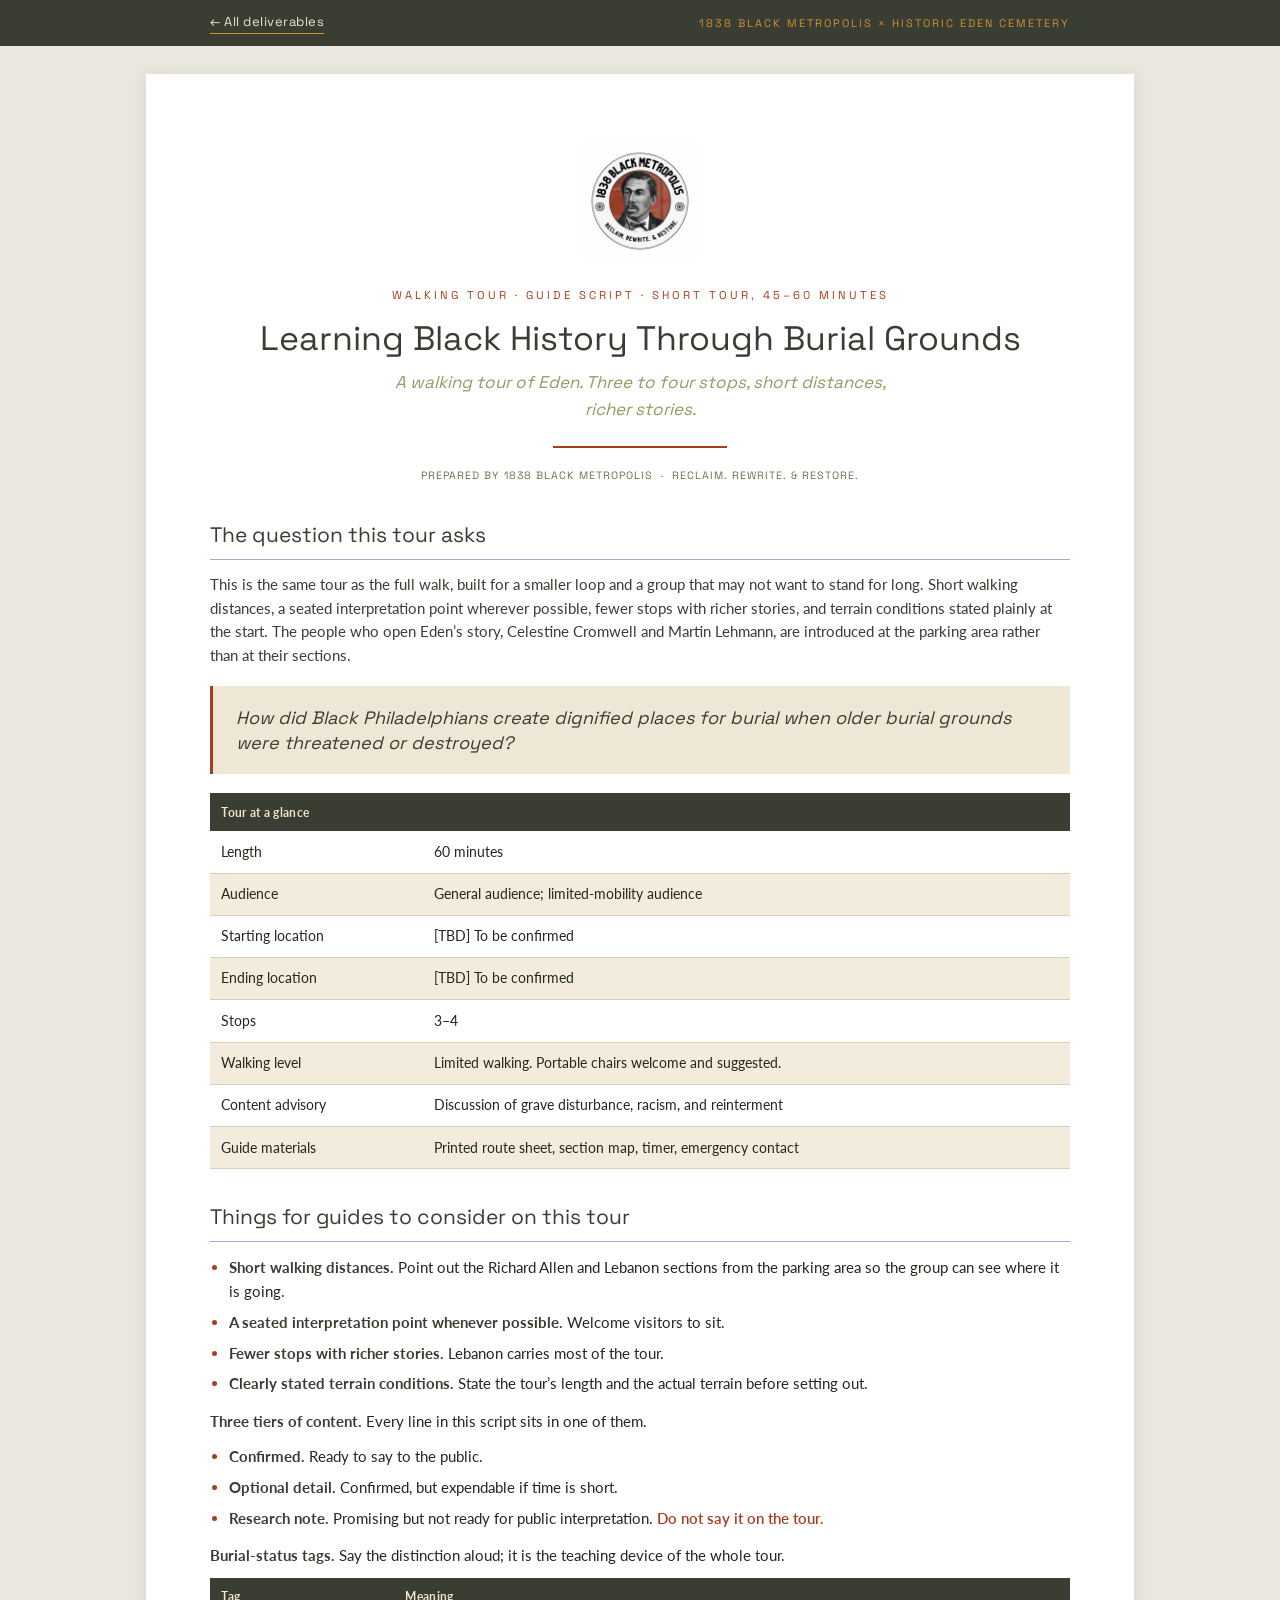
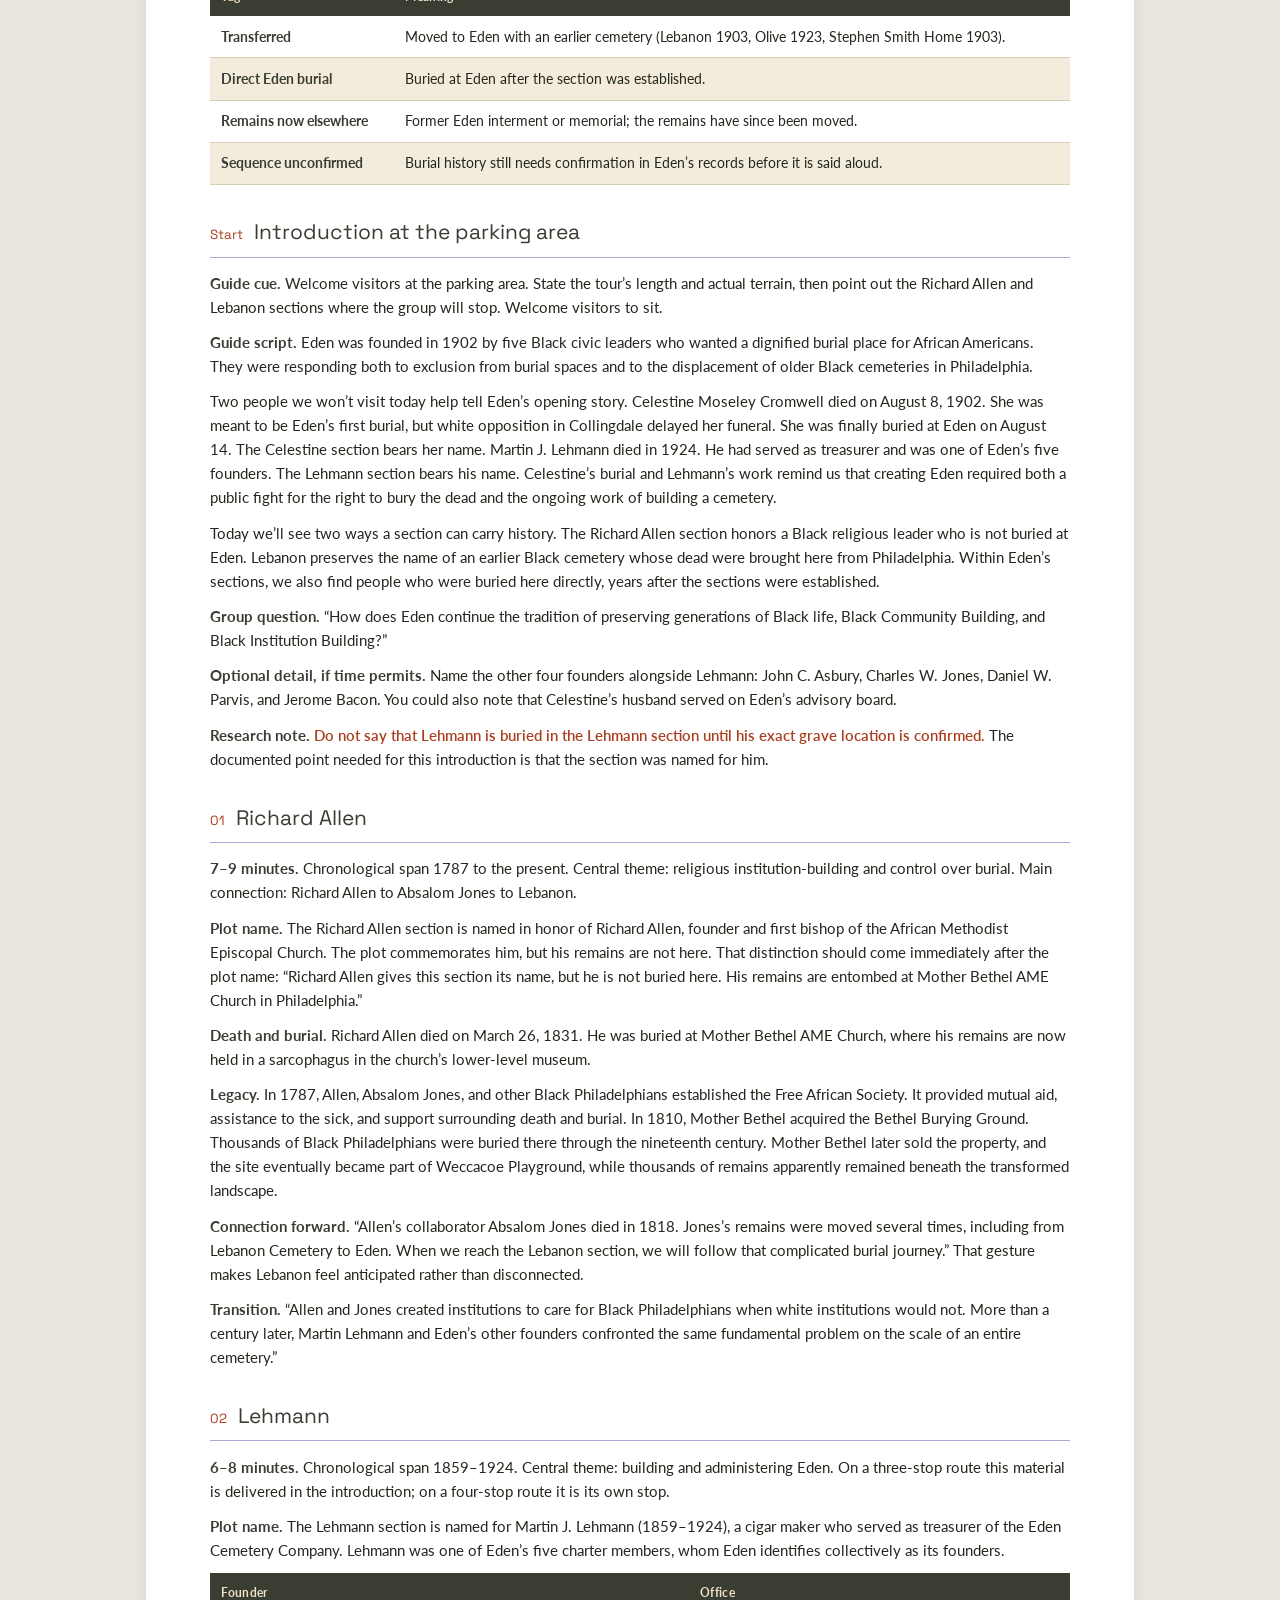
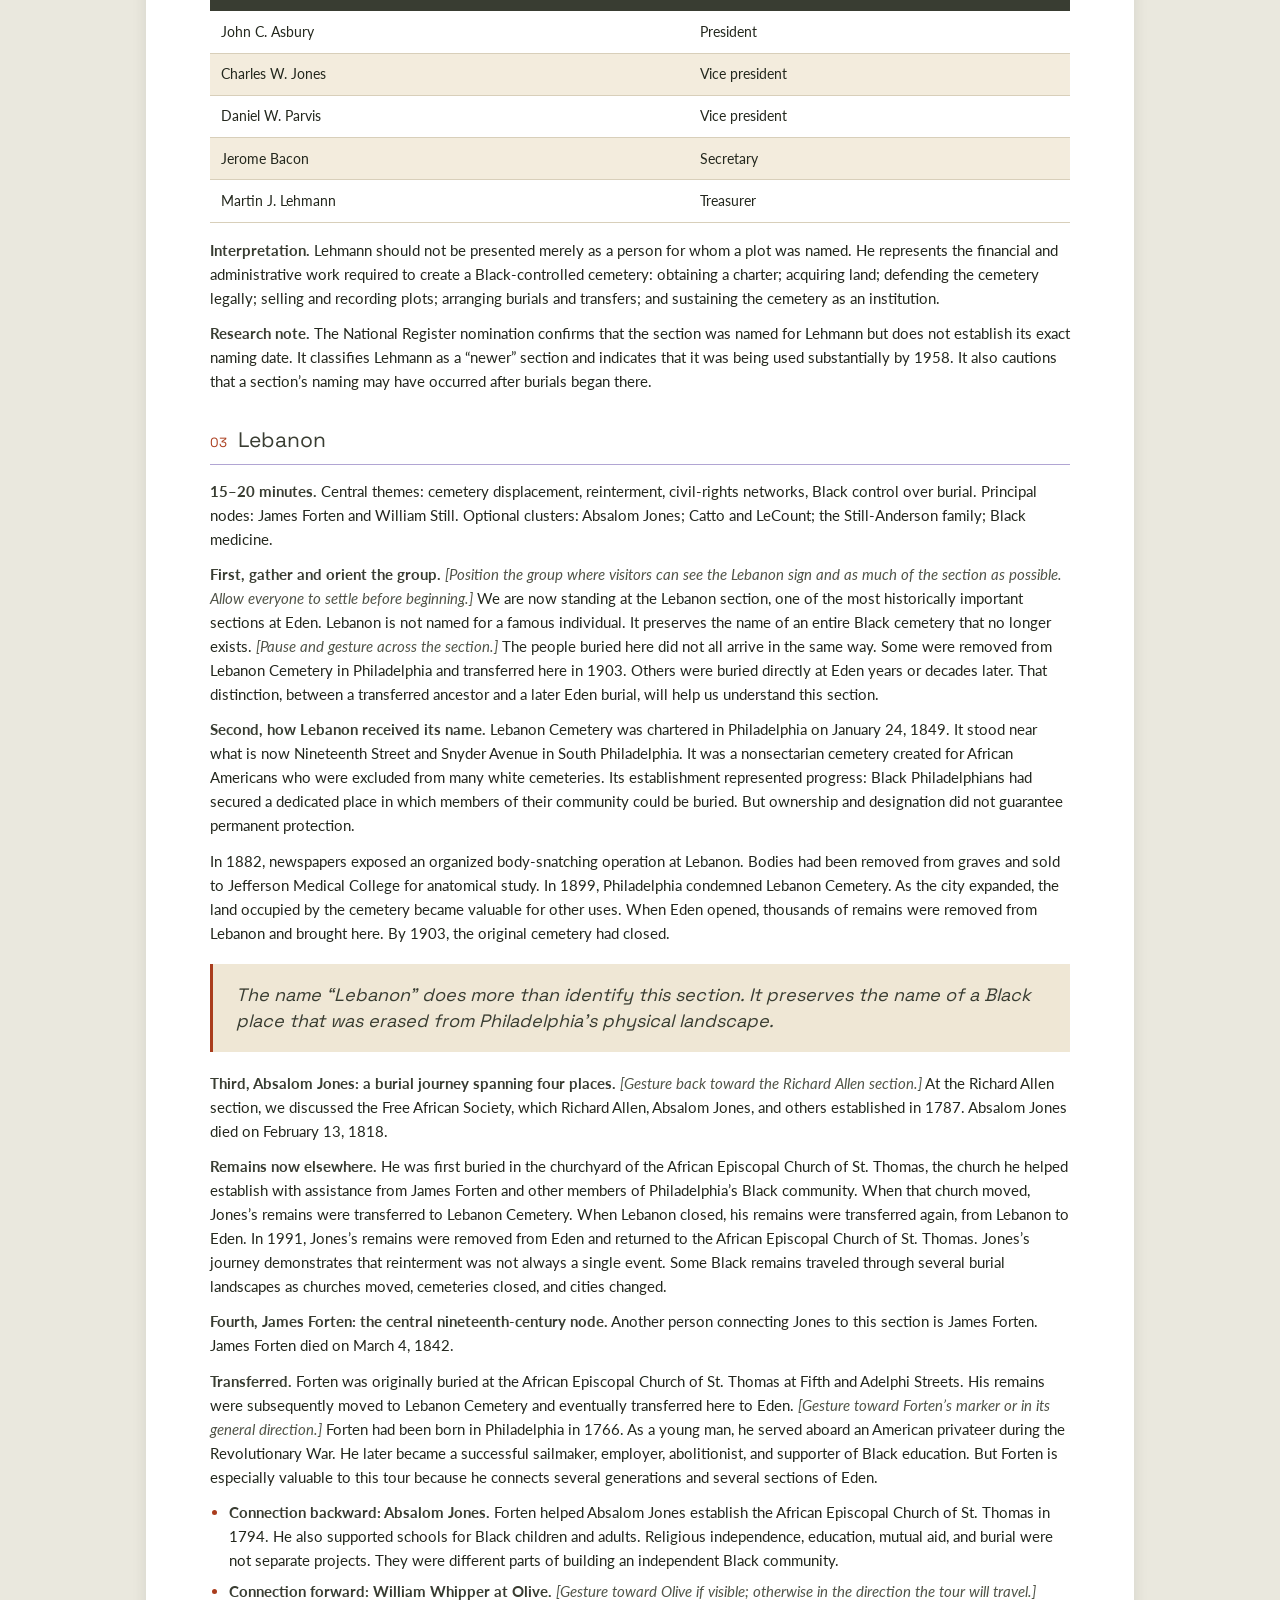
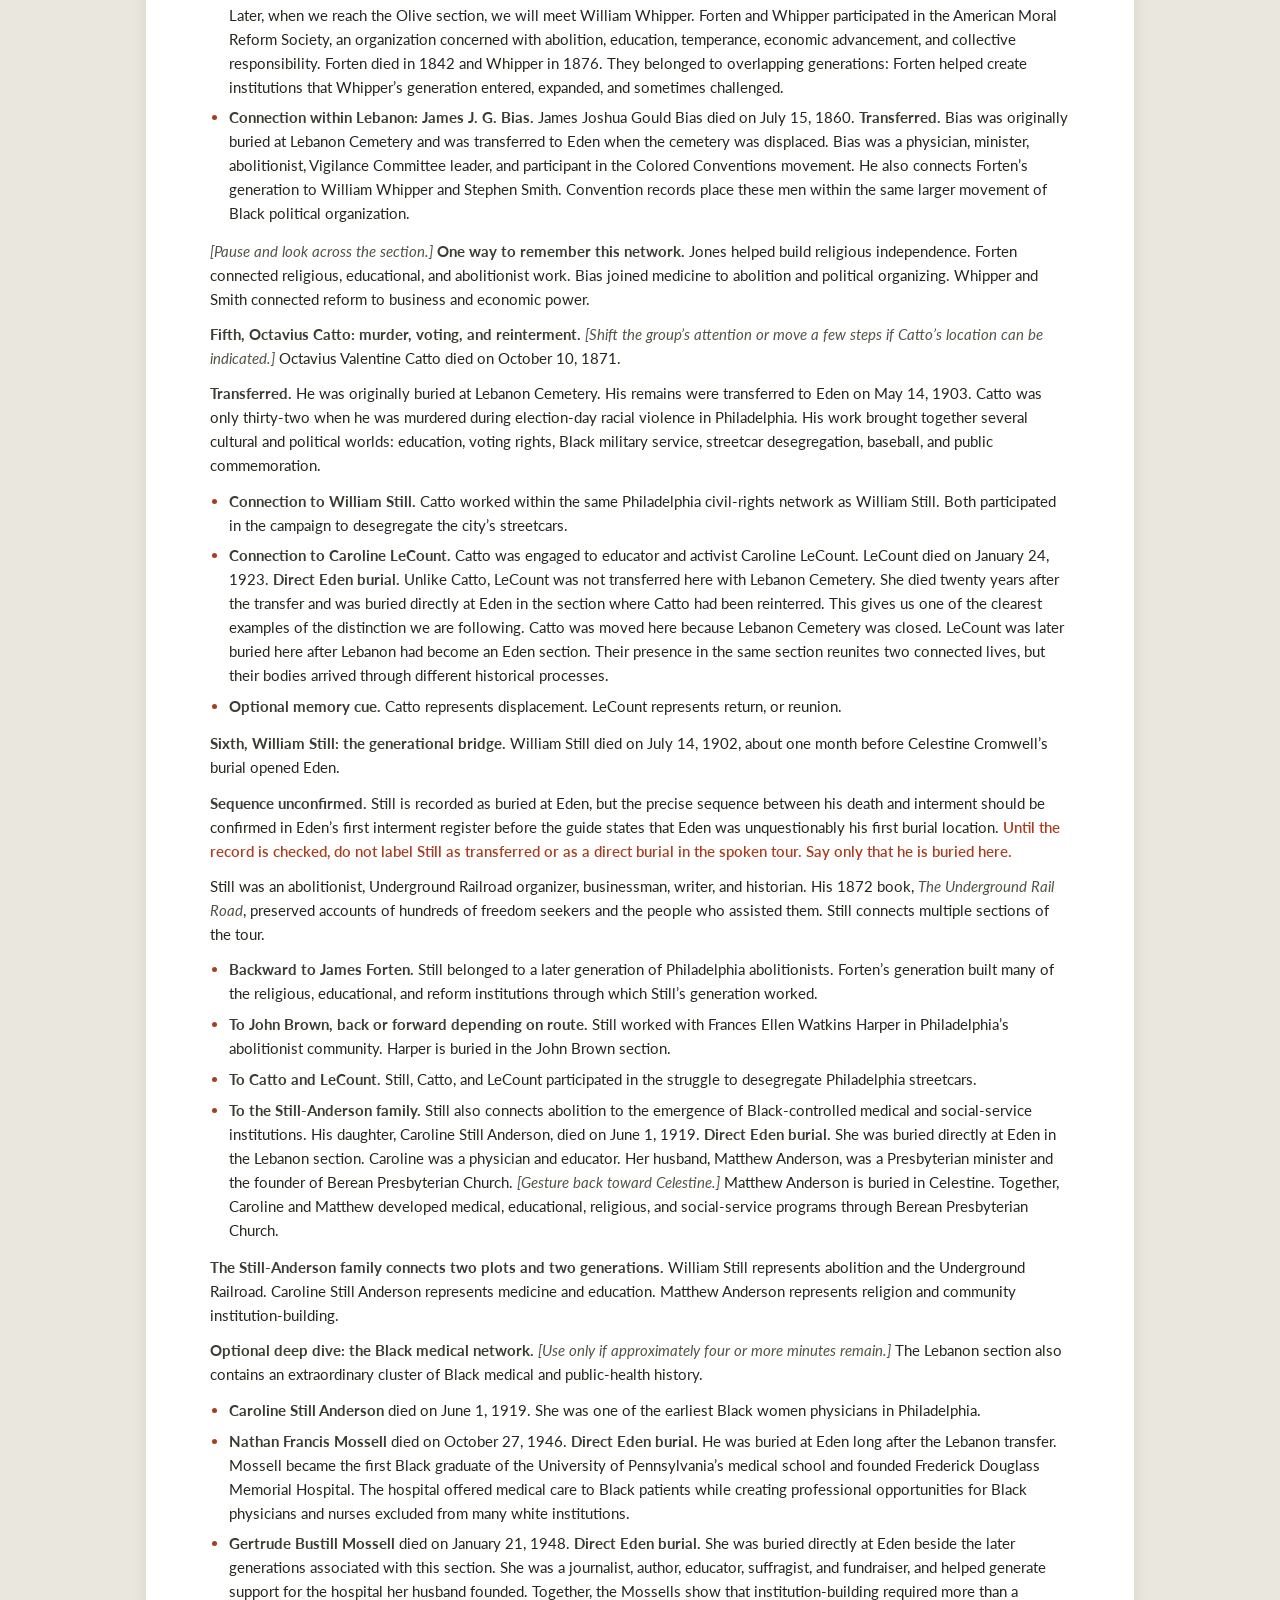
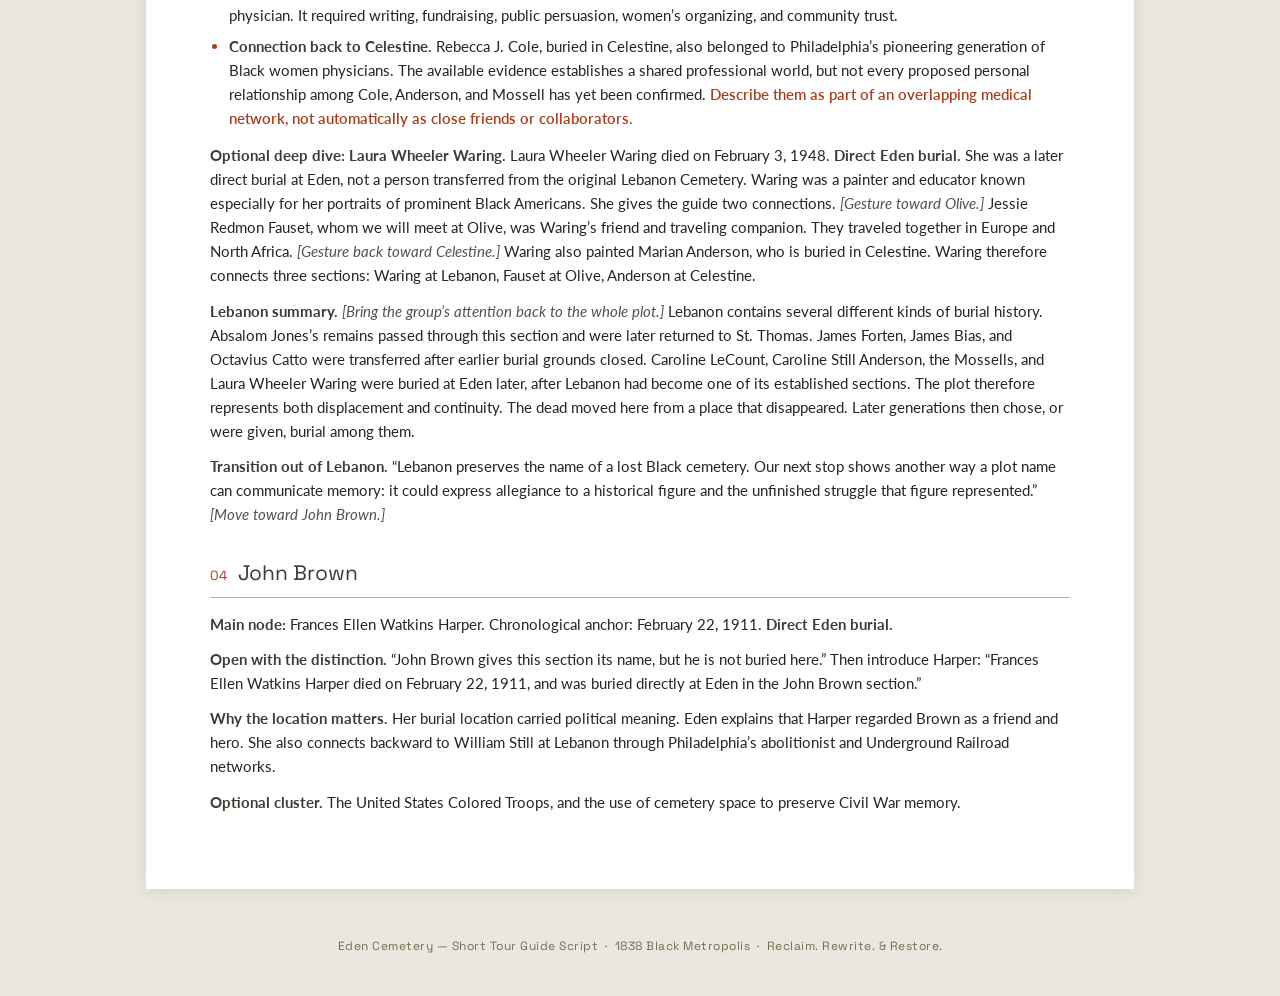
<file: tour-short.html>
<!DOCTYPE html>
<html lang="en">
<head>
<meta charset="utf-8">
<meta name="viewport" content="width=device-width, initial-scale=1">
<title>Short Tour Guide Script · Eden Cemetery · 1838 Black Metropolis</title>
<link rel="preconnect" href="https://fonts.googleapis.com"><link href="https://fonts.googleapis.com/css2?family=Space+Grotesk:wght@400;500;700&family=Lato:ital,wght@0,400;0,700;1,400&display=swap" rel="stylesheet">
<link rel="stylesheet" href="brand.css">
</head>
<body>
<div class="topbar"><div class="in"><a href="index.html">&larr; All deliverables</a><span class="org">1838 Black Metropolis &times; Historic Eden Cemetery</span></div></div>
<div class="paper">

<div class='cover'>
<img src='logo.jpg' alt='1838 Black Metropolis'>
<div class='eyebrow'>Walking Tour · Guide Script · Short Tour, 45–60 minutes</div>
<h1 class='title'>Learning Black History Through Burial Grounds</h1>
<div class='subtitle'>A walking tour of Eden. Three to four stops, short distances, richer stories.</div>
<div class='rule'></div><div class='prepared'>PREPARED BY 1838 BLACK METROPOLIS &nbsp;·&nbsp; RECLAIM. REWRITE. & RESTORE.</div></div>
<h2>The question this tour asks</h2>
<p class='lead'>This is the same tour as the full walk, built for a smaller loop and a group that may not want to stand for long. Short walking distances, a seated interpretation point wherever possible, fewer stops with richer stories, and terrain conditions stated plainly at the start. The people who open Eden’s story, Celestine Cromwell and Martin Lehmann, are introduced at the parking area rather than at their sections.</p>
<div class='pull'>How did Black Philadelphians create dignified places for burial when older burial grounds were threatened or destroyed?</div>
<table><thead><tr><th>Tour at a glance</th><th></th></tr></thead><tbody><tr><td>Length</td><td>60 minutes</td></tr><tr><td>Audience</td><td>General audience; limited-mobility audience</td></tr><tr><td>Starting location</td><td>[TBD] To be confirmed</td></tr><tr><td>Ending location</td><td>[TBD] To be confirmed</td></tr><tr><td>Stops</td><td>3–4</td></tr><tr><td>Walking level</td><td>Limited walking. Portable chairs welcome and suggested.</td></tr><tr><td>Content advisory</td><td>Discussion of grave disturbance, racism, and reinterment</td></tr><tr><td>Guide materials</td><td>Printed route sheet, section map, timer, emergency contact</td></tr></tbody></table>
<h2>Things for guides to consider on this tour</h2>
<ul><li><strong>Short walking distances.</strong> Point out the Richard Allen and Lebanon sections from the parking area so the group can see where it is going.</li><li><strong>A seated interpretation point whenever possible.</strong> Welcome visitors to sit.</li><li><strong>Fewer stops with richer stories.</strong> Lebanon carries most of the tour.</li><li><strong>Clearly stated terrain conditions.</strong> State the tour’s length and the actual terrain before setting out.</li></ul>
<p class=''><strong>Three tiers of content.</strong> Every line in this script sits in one of them.</p>
<ul><li><strong>Confirmed.</strong> Ready to say to the public.</li><li><strong>Optional detail.</strong> Confirmed, but expendable if time is short.</li><li><strong>Research note.</strong> Promising but not ready for public interpretation. <span class='avoid'>Do not say it on the tour.</span></li></ul>
<p class=''><strong>Burial-status tags.</strong> Say the distinction aloud; it is the teaching device of the whole tour.</p>
<table><thead><tr><th>Tag</th><th>Meaning</th></tr></thead><tbody><tr><td><strong>Transferred</strong></td><td>Moved to Eden with an earlier cemetery (Lebanon 1903, Olive 1923, Stephen Smith Home 1903).</td></tr><tr><td><strong>Direct Eden burial</strong></td><td>Buried at Eden after the section was established.</td></tr><tr><td><strong>Remains now elsewhere</strong></td><td>Former Eden interment or memorial; the remains have since been moved.</td></tr><tr><td><strong>Sequence unconfirmed</strong></td><td>Burial history still needs confirmation in Eden’s records before it is said aloud.</td></tr></tbody></table>
<h2><span class='num'>Start</span>Introduction at the parking area</h2>
<p class=''><strong>Guide cue.</strong> Welcome visitors at the parking area. State the tour’s length and actual terrain, then point out the Richard Allen and Lebanon sections where the group will stop. Welcome visitors to sit.</p>
<p class=''><strong>Guide script.</strong> Eden was founded in 1902 by five Black civic leaders who wanted a dignified burial place for African Americans. They were responding both to exclusion from burial spaces and to the displacement of older Black cemeteries in Philadelphia.</p>
<p class=''>Two people we won’t visit today help tell Eden’s opening story. Celestine Moseley Cromwell died on August 8, 1902. She was meant to be Eden’s first burial, but white opposition in Collingdale delayed her funeral. She was finally buried at Eden on August 14. The Celestine section bears her name. Martin J. Lehmann died in 1924. He had served as treasurer and was one of Eden’s five founders. The Lehmann section bears his name. Celestine’s burial and Lehmann’s work remind us that creating Eden required both a public fight for the right to bury the dead and the ongoing work of building a cemetery.</p>
<p class=''>Today we’ll see two ways a section can carry history. The Richard Allen section honors a Black religious leader who is not buried at Eden. Lebanon preserves the name of an earlier Black cemetery whose dead were brought here from Philadelphia. Within Eden’s sections, we also find people who were buried here directly, years after the sections were established.</p>
<p class=''><strong>Group question.</strong> “How does Eden continue the tradition of preserving generations of Black life, Black Community Building, and Black Institution Building?”</p>
<p class=''><strong>Optional detail, if time permits.</strong> Name the other four founders alongside Lehmann: John C. Asbury, Charles W. Jones, Daniel W. Parvis, and Jerome Bacon. You could also note that Celestine’s husband served on Eden’s advisory board.</p>
<p class=''><strong>Research note.</strong> <span class='avoid'>Do not say that Lehmann is buried in the Lehmann section until his exact grave location is confirmed.</span> The documented point needed for this introduction is that the section was named for him.</p>
<h2><span class='num'>01</span>Richard Allen</h2>
<p class=''><strong>7–9 minutes.</strong> Chronological span 1787 to the present. Central theme: religious institution-building and control over burial. Main connection: Richard Allen to Absalom Jones to Lebanon.</p>
<p class=''><strong>Plot name.</strong> The Richard Allen section is named in honor of Richard Allen, founder and first bishop of the African Methodist Episcopal Church. The plot commemorates him, but his remains are not here. That distinction should come immediately after the plot name: “Richard Allen gives this section its name, but he is not buried here. His remains are entombed at Mother Bethel AME Church in Philadelphia.”</p>
<p class=''><strong>Death and burial.</strong> Richard Allen died on March 26, 1831. He was buried at Mother Bethel AME Church, where his remains are now held in a sarcophagus in the church’s lower-level museum.</p>
<p class=''><strong>Legacy.</strong> In 1787, Allen, Absalom Jones, and other Black Philadelphians established the Free African Society. It provided mutual aid, assistance to the sick, and support surrounding death and burial. In 1810, Mother Bethel acquired the Bethel Burying Ground. Thousands of Black Philadelphians were buried there through the nineteenth century. Mother Bethel later sold the property, and the site eventually became part of Weccacoe Playground, while thousands of remains apparently remained beneath the transformed landscape.</p>
<p class=''><strong>Connection forward.</strong> “Allen’s collaborator Absalom Jones died in 1818. Jones’s remains were moved several times, including from Lebanon Cemetery to Eden. When we reach the Lebanon section, we will follow that complicated burial journey.” That gesture makes Lebanon feel anticipated rather than disconnected.</p>
<p class=''><strong>Transition.</strong> “Allen and Jones created institutions to care for Black Philadelphians when white institutions would not. More than a century later, Martin Lehmann and Eden’s other founders confronted the same fundamental problem on the scale of an entire cemetery.”</p>
<h2><span class='num'>02</span>Lehmann</h2>
<p class=''><strong>6–8 minutes.</strong> Chronological span 1859–1924. Central theme: building and administering Eden. On a three-stop route this material is delivered in the introduction; on a four-stop route it is its own stop.</p>
<p class=''><strong>Plot name.</strong> The Lehmann section is named for Martin J. Lehmann (1859–1924), a cigar maker who served as treasurer of the Eden Cemetery Company. Lehmann was one of Eden’s five charter members, whom Eden identifies collectively as its founders.</p>
<table><thead><tr><th>Founder</th><th>Office</th></tr></thead><tbody><tr><td>John C. Asbury</td><td>President</td></tr><tr><td>Charles W. Jones</td><td>Vice president</td></tr><tr><td>Daniel W. Parvis</td><td>Vice president</td></tr><tr><td>Jerome Bacon</td><td>Secretary</td></tr><tr><td>Martin J. Lehmann</td><td>Treasurer</td></tr></tbody></table>
<p class=''><strong>Interpretation.</strong> Lehmann should not be presented merely as a person for whom a plot was named. He represents the financial and administrative work required to create a Black-controlled cemetery: obtaining a charter; acquiring land; defending the cemetery legally; selling and recording plots; arranging burials and transfers; and sustaining the cemetery as an institution.</p>
<p class=''><strong>Research note.</strong> The National Register nomination confirms that the section was named for Lehmann but does not establish its exact naming date. It classifies Lehmann as a “newer” section and indicates that it was being used substantially by 1958. It also cautions that a section’s naming may have occurred after burials began there.</p>
<h2><span class='num'>03</span>Lebanon</h2>
<p class=''><strong>15–20 minutes.</strong> Central themes: cemetery displacement, reinterment, civil-rights networks, Black control over burial. Principal nodes: James Forten and William Still. Optional clusters: Absalom Jones; Catto and LeCount; the Still-Anderson family; Black medicine.</p>
<p class=''><strong>First, gather and orient the group.</strong> <em>[Position the group where visitors can see the Lebanon sign and as much of the section as possible. Allow everyone to settle before beginning.]</em> We are now standing at the Lebanon section, one of the most historically important sections at Eden. Lebanon is not named for a famous individual. It preserves the name of an entire Black cemetery that no longer exists. <em>[Pause and gesture across the section.]</em> The people buried here did not all arrive in the same way. Some were removed from Lebanon Cemetery in Philadelphia and transferred here in 1903. Others were buried directly at Eden years or decades later. That distinction, between a transferred ancestor and a later Eden burial, will help us understand this section.</p>
<p class=''><strong>Second, how Lebanon received its name.</strong> Lebanon Cemetery was chartered in Philadelphia on January 24, 1849. It stood near what is now Nineteenth Street and Snyder Avenue in South Philadelphia. It was a nonsectarian cemetery created for African Americans who were excluded from many white cemeteries. Its establishment represented progress: Black Philadelphians had secured a dedicated place in which members of their community could be buried. But ownership and designation did not guarantee permanent protection.</p>
<p class=''>In 1882, newspapers exposed an organized body-snatching operation at Lebanon. Bodies had been removed from graves and sold to Jefferson Medical College for anatomical study. In 1899, Philadelphia condemned Lebanon Cemetery. As the city expanded, the land occupied by the cemetery became valuable for other uses. When Eden opened, thousands of remains were removed from Lebanon and brought here. By 1903, the original cemetery had closed.</p>
<div class='pull'>The name “Lebanon” does more than identify this section. It preserves the name of a Black place that was erased from Philadelphia’s physical landscape.</div>
<p class=''><strong>Third, Absalom Jones: a burial journey spanning four places.</strong> <em>[Gesture back toward the Richard Allen section.]</em> At the Richard Allen section, we discussed the Free African Society, which Richard Allen, Absalom Jones, and others established in 1787. Absalom Jones died on February 13, 1818.</p>
<p class=''><strong>Remains now elsewhere.</strong> He was first buried in the churchyard of the African Episcopal Church of St. Thomas, the church he helped establish with assistance from James Forten and other members of Philadelphia’s Black community. When that church moved, Jones’s remains were transferred to Lebanon Cemetery. When Lebanon closed, his remains were transferred again, from Lebanon to Eden. In 1991, Jones’s remains were removed from Eden and returned to the African Episcopal Church of St. Thomas. Jones’s journey demonstrates that reinterment was not always a single event. Some Black remains traveled through several burial landscapes as churches moved, cemeteries closed, and cities changed.</p>
<p class=''><strong>Fourth, James Forten: the central nineteenth-century node.</strong> Another person connecting Jones to this section is James Forten. James Forten died on March 4, 1842.</p>
<p class=''><strong>Transferred.</strong> Forten was originally buried at the African Episcopal Church of St. Thomas at Fifth and Adelphi Streets. His remains were subsequently moved to Lebanon Cemetery and eventually transferred here to Eden. <em>[Gesture toward Forten’s marker or in its general direction.]</em> Forten had been born in Philadelphia in 1766. As a young man, he served aboard an American privateer during the Revolutionary War. He later became a successful sailmaker, employer, abolitionist, and supporter of Black education. But Forten is especially valuable to this tour because he connects several generations and several sections of Eden.</p>
<ul><li><strong>Connection backward: Absalom Jones.</strong> Forten helped Absalom Jones establish the African Episcopal Church of St. Thomas in 1794. He also supported schools for Black children and adults. Religious independence, education, mutual aid, and burial were not separate projects. They were different parts of building an independent Black community.</li><li><strong>Connection forward: William Whipper at Olive.</strong> <em>[Gesture toward Olive if visible; otherwise in the direction the tour will travel.]</em> Later, when we reach the Olive section, we will meet William Whipper. Forten and Whipper participated in the American Moral Reform Society, an organization concerned with abolition, education, temperance, economic advancement, and collective responsibility. Forten died in 1842 and Whipper in 1876. They belonged to overlapping generations: Forten helped create institutions that Whipper’s generation entered, expanded, and sometimes challenged.</li><li><strong>Connection within Lebanon: James J. G. Bias.</strong> James Joshua Gould Bias died on July 15, 1860. <strong>Transferred.</strong> Bias was originally buried at Lebanon Cemetery and was transferred to Eden when the cemetery was displaced. Bias was a physician, minister, abolitionist, Vigilance Committee leader, and participant in the Colored Conventions movement. He also connects Forten’s generation to William Whipper and Stephen Smith. Convention records place these men within the same larger movement of Black political organization.</li></ul>
<p class=''><em>[Pause and look across the section.]</em> <strong>One way to remember this network.</strong> Jones helped build religious independence. Forten connected religious, educational, and abolitionist work. Bias joined medicine to abolition and political organizing. Whipper and Smith connected reform to business and economic power.</p>
<p class=''><strong>Fifth, Octavius Catto: murder, voting, and reinterment.</strong> <em>[Shift the group’s attention or move a few steps if Catto’s location can be indicated.]</em> Octavius Valentine Catto died on October 10, 1871.</p>
<p class=''><strong>Transferred.</strong> He was originally buried at Lebanon Cemetery. His remains were transferred to Eden on May 14, 1903. Catto was only thirty-two when he was murdered during election-day racial violence in Philadelphia. His work brought together several cultural and political worlds: education, voting rights, Black military service, streetcar desegregation, baseball, and public commemoration.</p>
<ul><li><strong>Connection to William Still.</strong> Catto worked within the same Philadelphia civil-rights network as William Still. Both participated in the campaign to desegregate the city’s streetcars.</li><li><strong>Connection to Caroline LeCount.</strong> Catto was engaged to educator and activist Caroline LeCount. LeCount died on January 24, 1923. <strong>Direct Eden burial.</strong> Unlike Catto, LeCount was not transferred here with Lebanon Cemetery. She died twenty years after the transfer and was buried directly at Eden in the section where Catto had been reinterred. This gives us one of the clearest examples of the distinction we are following. Catto was moved here because Lebanon Cemetery was closed. LeCount was later buried here after Lebanon had become an Eden section. Their presence in the same section reunites two connected lives, but their bodies arrived through different historical processes.</li><li><strong>Optional memory cue.</strong> Catto represents displacement. LeCount represents return, or reunion.</li></ul>
<p class=''><strong>Sixth, William Still: the generational bridge.</strong> William Still died on July 14, 1902, about one month before Celestine Cromwell’s burial opened Eden.</p>
<p class=''><strong>Sequence unconfirmed.</strong> Still is recorded as buried at Eden, but the precise sequence between his death and interment should be confirmed in Eden’s first interment register before the guide states that Eden was unquestionably his first burial location. <span class='avoid'>Until the record is checked, do not label Still as transferred or as a direct burial in the spoken tour. Say only that he is buried here.</span></p>
<p class=''>Still was an abolitionist, Underground Railroad organizer, businessman, writer, and historian. His 1872 book, <em>The Underground Rail Road</em>, preserved accounts of hundreds of freedom seekers and the people who assisted them. Still connects multiple sections of the tour.</p>
<ul><li><strong>Backward to James Forten.</strong> Still belonged to a later generation of Philadelphia abolitionists. Forten’s generation built many of the religious, educational, and reform institutions through which Still’s generation worked.</li><li><strong>To John Brown, back or forward depending on route.</strong> Still worked with Frances Ellen Watkins Harper in Philadelphia’s abolitionist community. Harper is buried in the John Brown section.</li><li><strong>To Catto and LeCount.</strong> Still, Catto, and LeCount participated in the struggle to desegregate Philadelphia streetcars.</li><li><strong>To the Still-Anderson family.</strong> Still also connects abolition to the emergence of Black-controlled medical and social-service institutions. His daughter, Caroline Still Anderson, died on June 1, 1919. <strong>Direct Eden burial.</strong> She was buried directly at Eden in the Lebanon section. Caroline was a physician and educator. Her husband, Matthew Anderson, was a Presbyterian minister and the founder of Berean Presbyterian Church. <em>[Gesture back toward Celestine.]</em> Matthew Anderson is buried in Celestine. Together, Caroline and Matthew developed medical, educational, religious, and social-service programs through Berean Presbyterian Church.</li></ul>
<p class=''><strong>The Still-Anderson family connects two plots and two generations.</strong> William Still represents abolition and the Underground Railroad. Caroline Still Anderson represents medicine and education. Matthew Anderson represents religion and community institution-building.</p>
<p class=''><strong>Optional deep dive: the Black medical network.</strong> <em>[Use only if approximately four or more minutes remain.]</em> The Lebanon section also contains an extraordinary cluster of Black medical and public-health history.</p>
<ul><li><strong>Caroline Still Anderson</strong> died on June 1, 1919. She was one of the earliest Black women physicians in Philadelphia.</li><li><strong>Nathan Francis Mossell</strong> died on October 27, 1946. <strong>Direct Eden burial.</strong> He was buried at Eden long after the Lebanon transfer. Mossell became the first Black graduate of the University of Pennsylvania’s medical school and founded Frederick Douglass Memorial Hospital. The hospital offered medical care to Black patients while creating professional opportunities for Black physicians and nurses excluded from many white institutions.</li><li><strong>Gertrude Bustill Mossell</strong> died on January 21, 1948. <strong>Direct Eden burial.</strong> She was buried directly at Eden beside the later generations associated with this section. She was a journalist, author, educator, suffragist, and fundraiser, and helped generate support for the hospital her husband founded. Together, the Mossells show that institution-building required more than a physician. It required writing, fundraising, public persuasion, women’s organizing, and community trust.</li><li><strong>Connection back to Celestine.</strong> Rebecca J. Cole, buried in Celestine, also belonged to Philadelphia’s pioneering generation of Black women physicians. The available evidence establishes a shared professional world, but not every proposed personal relationship among Cole, Anderson, and Mossell has yet been confirmed. <span class='avoid'>Describe them as part of an overlapping medical network, not automatically as close friends or collaborators.</span></li></ul>
<p class=''><strong>Optional deep dive: Laura Wheeler Waring.</strong> Laura Wheeler Waring died on February 3, 1948. <strong>Direct Eden burial.</strong> She was a later direct burial at Eden, not a person transferred from the original Lebanon Cemetery. Waring was a painter and educator known especially for her portraits of prominent Black Americans. She gives the guide two connections. <em>[Gesture toward Olive.]</em> Jessie Redmon Fauset, whom we will meet at Olive, was Waring’s friend and traveling companion. They traveled together in Europe and North Africa. <em>[Gesture back toward Celestine.]</em> Waring also painted Marian Anderson, who is buried in Celestine. Waring therefore connects three sections: Waring at Lebanon, Fauset at Olive, Anderson at Celestine.</p>
<p class=''><strong>Lebanon summary.</strong> <em>[Bring the group’s attention back to the whole plot.]</em> Lebanon contains several different kinds of burial history. Absalom Jones’s remains passed through this section and were later returned to St. Thomas. James Forten, James Bias, and Octavius Catto were transferred after earlier burial grounds closed. Caroline LeCount, Caroline Still Anderson, the Mossells, and Laura Wheeler Waring were buried at Eden later, after Lebanon had become one of its established sections. The plot therefore represents both displacement and continuity. The dead moved here from a place that disappeared. Later generations then chose, or were given, burial among them.</p>
<p class=''><strong>Transition out of Lebanon.</strong> “Lebanon preserves the name of a lost Black cemetery. Our next stop shows another way a plot name can communicate memory: it could express allegiance to a historical figure and the unfinished struggle that figure represented.” <em>[Move toward John Brown.]</em></p>
<h2><span class='num'>04</span>John Brown</h2>
<p class=''><strong>Main node:</strong> Frances Ellen Watkins Harper. Chronological anchor: February 22, 1911. <strong>Direct Eden burial.</strong></p>
<p class=''><strong>Open with the distinction.</strong> “John Brown gives this section its name, but he is not buried here.” Then introduce Harper: “Frances Ellen Watkins Harper died on February 22, 1911, and was buried directly at Eden in the John Brown section.”</p>
<p class=''><strong>Why the location matters.</strong> Her burial location carried political meaning. Eden explains that Harper regarded Brown as a friend and hero. She also connects backward to William Still at Lebanon through Philadelphia’s abolitionist and Underground Railroad networks.</p>
<p class=''><strong>Optional cluster.</strong> The United States Colored Troops, and the use of cemetery space to preserve Civil War memory.</p>

</div>
<div class="sitefoot">Eden Cemetery — Short Tour Guide Script &nbsp;·&nbsp; 1838 Black Metropolis &nbsp;·&nbsp; Reclaim. Rewrite. &amp; Restore.</div>
</body>
</html>
</file>
<file: brand.css>
:root {
  --charcoal-green: #393D32;
  --cream: #f1e3c8;
  --cream-soft: #eae8de;
  --rust: #aa3d1d;
  --olive: #979a63;
  --olive-gray: #505448;
  --gold: #ce9033;
  --lavender: #b1a5d3;
  --purple: #947ea8;
  --ink: #23271d;
}

html { -weasy-hyphens: none; }
body {
  font-family: 'Glacial Indifference', 'Lato', 'Helvetica Neue', Arial, sans-serif;
  color: var(--ink); font-size: 10.5pt; line-height: 1.55;
}

/* running title for footer */
.doctitle-marker { display: none; }

/* ---- Cover ---- */
.cover { text-align: center; padding-top: 3mm; margin-bottom: 9mm; }
.cover img { width: 33mm; height: 33mm; margin-bottom: 5mm; }
.eyebrow {
  font-family: 'Space Grotesk', 'Lato', sans-serif;
  font-size: 8.5pt; letter-spacing: 3px; text-transform: uppercase;
  color: var(--rust); margin-bottom: 4mm;
}
h1.title {
  font-family: 'Space Grotesk', 'Lato', sans-serif;
  font-size: 27pt; line-height: 1.12; color: var(--charcoal-green);
  font-weight: 400; margin: 0 0 3mm 0;
}
.subtitle {
  font-family: 'Space Grotesk', 'Lato', sans-serif; font-style: italic;
  font-size: 12.5pt; color: var(--olive); margin: 0 auto 6mm auto; max-width: 140mm;
}
.rule { width: 46mm; height: 2px; background: var(--rust); margin: 0 auto 5mm auto; }
.prepared {
  font-family: 'Space Grotesk', 'Lato', sans-serif;
  font-size: 8pt; letter-spacing: 1px; color: #6f6f52;
}

/* ---- Part label (major division) ---- */
.part {
  font-family: 'Space Grotesk', 'Lato', sans-serif;
  font-size: 9pt; letter-spacing: 2.5px; text-transform: uppercase;
  color: var(--cream); background: var(--charcoal-green);
  padding: 2.5mm 4mm; margin: 9mm 0 5mm 0; break-after: avoid;
}

/* ---- Headings ---- */
h2 {
  font-family: 'Space Grotesk', 'Lato', sans-serif; font-weight: 400;
  font-size: 15pt; color: var(--charcoal-green);
  border-bottom: 1.5px solid var(--lavender); padding-bottom: 2mm;
  margin: 8mm 0 3.5mm 0; break-after: avoid;
}
h2 .num { font-family: 'Space Grotesk','Lato',sans-serif; font-size: 10pt; color: var(--rust); margin-right: 3mm; }
h3 {
  font-family: 'Space Grotesk', 'Lato', sans-serif; font-weight: 700;
  font-size: 11.5pt; color: var(--rust); margin: 5mm 0 1.5mm 0; break-after: avoid;
}

p { margin: 0 0 3mm 0; }
strong { color: var(--charcoal-green); }
em { color: var(--olive-gray); }
ul { margin: 0 0 3.5mm 0; padding-left: 5mm; }
li { margin-bottom: 1.8mm; }
li::marker { color: var(--rust); }

/* ---- Cream callout box (statements, "North Star", etc.) ---- */
.callout {
  background: #efe7d5; border-left: 3px solid var(--rust);
  padding: 4.5mm 5.5mm; margin: 4mm 0; break-inside: avoid;
}
.callout .label {
  font-family: 'Space Grotesk','Lato',sans-serif; font-weight: 700;
  font-size: 8.5pt; letter-spacing: 1.5px; text-transform: uppercase;
  color: var(--rust); display: block; margin-bottom: 2mm;
}
.callout p:last-child { margin-bottom: 0; }
.callout .big {
  font-family: 'Space Grotesk','Lato',sans-serif; font-style: italic;
  font-size: 13pt; line-height: 1.4; color: var(--charcoal-green);
}

/* ---- Dark box (hero / success statements) ---- */
.darkbox {
  background: var(--charcoal-green); color: var(--cream);
  padding: 5.5mm 6.5mm; margin: 5mm 0; break-inside: avoid;
}
.darkbox .label {
  font-family: 'Space Grotesk','Lato',sans-serif; font-weight: 700;
  font-size: 8.5pt; letter-spacing: 1.5px; text-transform: uppercase;
  color: var(--gold); display: block; margin-bottom: 2.5mm;
}
.darkbox p { margin-bottom: 0; }
.darkbox strong { color: #f0d9c7; }

/* ---- Headline / tagline chips ---- */
.chips { display: block; margin: 3mm 0 4mm 0; }
.chip {
  display: inline-block; font-family: 'Space Grotesk','Lato',sans-serif;
  font-size: 10pt; color: var(--charcoal-green);
  background: var(--cream-soft); border: 1px solid #d8cfba;
  border-radius: 2mm; padding: 1.6mm 3.5mm; margin: 0 2mm 2.5mm 0;
}
.chip.accent { background: var(--charcoal-green); color: var(--cream); border-color: var(--charcoal-green); }

/* ---- Tables ---- */
table { width: 100%; border-collapse: collapse; margin: 3mm 0 4mm 0; font-size: 9.5pt; }
th {
  background: var(--charcoal-green); color: var(--cream);
  font-family: 'Glacial Indifference','Lato',sans-serif; text-align: left;
  padding: 2.5mm 3mm; font-size: 9pt; letter-spacing: 0.3px;
}
td { padding: 2.5mm 3mm; border-bottom: 0.75px solid #d8cfba; vertical-align: top; }
tr { break-inside: avoid; }
tr:nth-child(even) td { background: #f3ecdd; }
td.who { font-family: 'Space Grotesk','Lato',sans-serif; color: var(--charcoal-green); font-weight: 700; }

.lead { font-size: 11pt; color: var(--charcoal-green); }

/* ---- Numbered lists with rust numerals ---- */
ol.num { list-style: none; counter-reset: item; padding-left: 0; margin: 0 0 3.5mm 0; }
ol.num li { counter-increment: item; position: relative; padding-left: 9mm; margin-bottom: 2.2mm; }
ol.num li::before {
  content: counter(item, decimal-leading-zero); position: absolute; left: 0; top: 0.3mm;
  font-family: 'Space Grotesk','Lato',sans-serif; font-weight: 700; font-size: 9pt; color: var(--rust);
}
ol.num li .sub { display: block; font-style: italic; color: var(--olive-gray); margin-top: 0.8mm; }

/* ---- Workstream overview rows ---- */
.ws { display: flex; align-items: stretch; margin: 2mm 0; break-inside: avoid; }
.ws .k {
  flex: 0 0 34mm; background: var(--charcoal-green); color: var(--cream);
  font-family: 'Space Grotesk','Lato',sans-serif; font-weight: 700; font-size: 9pt;
  letter-spacing: 1px; text-transform: uppercase; padding: 2.5mm 3mm;
}
.ws .v { flex: 1; background: #f3ecdd; padding: 2.5mm 4mm; }
.ws .v b { color: var(--charcoal-green); }

/* ---- Appendix ---- */
.appendix { break-before: page; }
.appendix .eyebrow { margin-top: 0; }
.apptitle {
  font-family: 'Space Grotesk','Lato',sans-serif; font-size: 22pt; color: var(--charcoal-green);
  margin: 0 0 2mm 0; line-height: 1.15;
}
.appsub { font-family: 'Space Grotesk','Lato',sans-serif; font-style: italic; color: var(--olive); font-size: 11.5pt; margin-bottom: 5mm; }

/* ---- Process flow: horizontal phases (table-based) ---- */
table.flow { width: 100%; border-collapse: separate; border-spacing: 0; margin: 5mm 0 4mm 0; table-layout: fixed; }
table.flow td { padding: 0; vertical-align: top; border: none; background: none; }
table.flow td.phase { background: #f7f2e6; border: 1px solid #d8cfba; }
table.flow td.arrow { width: 8mm; text-align: center; vertical-align: middle;
  font-family: 'DejaVu Sans', sans-serif; font-size: 20pt; color: var(--rust); }
.phase .ph { background: var(--charcoal-green); color: var(--cream); padding: 3mm 3.5mm; }
.phase .ph .days { font-family: 'Space Grotesk','Lato',sans-serif; font-size: 8pt; letter-spacing: 2px; color: var(--gold); text-transform: uppercase; display: block; }
.phase .ph .nm { font-family: 'Space Grotesk','Lato',sans-serif; font-size: 13.5pt; display: block; margin-top: 0.5mm; }
.phase .bd { padding: 3.5mm 3.5mm 2.5mm 3.5mm; font-size: 9.5pt; line-height: 1.45; }
.phase .bd ul { padding-left: 4mm; margin: 0; }
.phase .bd li { margin-bottom: 2mm; }
.phase .out { border-top: 1.5px solid var(--rust); margin: 0 3.5mm; padding: 2.5mm 0 3mm 0; font-size: 9pt; }
.phase .out b { font-family: 'Space Grotesk','Lato',sans-serif; color: var(--rust); font-size: 8pt; letter-spacing: 1.5px; text-transform: uppercase; display: block; margin-bottom: 0.8mm; }

/* strips under a flow (table-based) */
table.strip { width: 100%; border-collapse: collapse; margin: 3mm 0; table-layout: fixed; }
table.strip td { border: none; vertical-align: middle; }
table.strip td.k { width: 34mm; padding: 3mm 3.5mm; font-family: 'Space Grotesk','Lato',sans-serif; font-weight: 700; font-size: 8.5pt; letter-spacing: 1.5px; text-transform: uppercase; }
table.strip td.v { padding: 3mm 4mm; font-size: 9.5pt; line-height: 1.45; }
table.strip.guard td.k { background: var(--rust); color: #fff; }
table.strip.guard td.v { background: #f6e3dc; }
table.strip.win td.k { background: var(--olive); color: #fff; }
table.strip.win td.v { background: #eef0df; }

/* ---- Process flow: vertical steps with rail (table-based) ---- */
table.step { width: 100%; border-collapse: separate; border-spacing: 0; margin: 0; table-layout: fixed; break-inside: avoid; }
table.step td { padding: 0; border: none; vertical-align: top; background: none; }
table.step td.badge { width: 16mm; text-align: center; padding-top: 1mm; }
.conn { width: 1.2mm; height: 3.5mm; background: var(--lavender); margin: 0 0 0 7.4mm; }
.circ { width: 11mm; height: 11mm; border-radius: 50%; background: var(--charcoal-green); color: var(--cream);
  font-family: 'Space Grotesk','Lato',sans-serif; font-weight: 700; font-size: 12pt; line-height: 11mm;
  text-align: center; margin: 0 auto; }
.dia { width: 8mm; height: 8mm; background: var(--gold); transform: rotate(45deg); margin: 2.5mm auto; }
table.step td.main { background: #f7f2e6; border: 1px solid #d8cfba; border-right: none; padding: 2.5mm 3.5mm; }
table.step td.side { width: 52mm; background: #efe7d5; border: 1px solid #d8cfba; padding: 2.5mm 3.5mm; font-size: 8.8pt; }
.ttl { font-family: 'Space Grotesk','Lato',sans-serif; font-size: 12.5pt; color: var(--charcoal-green); margin-bottom: 1mm; }
.tag { font-family: 'Space Grotesk','Lato',sans-serif; font-size: 8pt; letter-spacing: 1.5px; text-transform: uppercase; color: var(--rust); display: block; margin-bottom: 1mm; }
table.step p { margin: 0; font-size: 9.1pt; line-height: 1.4; }
table.step ul { margin: 0; padding-left: 4mm; font-size: 9pt; }
table.step li { margin-bottom: 0.8mm; }

table.step td.q { width: 52mm; background: var(--charcoal-green); color: var(--cream); padding: 2.5mm 3.5mm; }
table.step td.q .tag { color: var(--gold); }
table.step td.q .t { font-family: 'Space Grotesk','Lato',sans-serif; font-size: 12pt; line-height: 1.3; }
table.step td.brs { padding-left: 3mm; }
.yes, .no { padding: 2.2mm 3.5mm; font-size: 9pt; line-height: 1.4; }
.yes { background: #eef0df; border-left: 3px solid var(--olive); margin-bottom: 2mm; }
.no { background: #f6e3dc; border-left: 3px solid var(--rust); }
b.lbl { font-family: 'Space Grotesk','Lato',sans-serif; font-size: 8pt; letter-spacing: 1.5px; text-transform: uppercase; display: block; margin-bottom: 0.5mm; }
.yes b.lbl { color: var(--olive); }
.no b.lbl { color: var(--rust); }

.principle {
  margin-top: 4mm; background: var(--charcoal-green); color: var(--cream); padding: 4mm 5mm;
  font-family: 'Space Grotesk','Lato',sans-serif; font-style: italic; font-size: 11.5pt; line-height: 1.4; break-inside: avoid;
}

/* pitch number badge */
.pitch { break-inside: avoid; margin-bottom: 5mm; }
.pitch h3 { display: flex; align-items: baseline; }
.pitchnum {
  font-family: 'Space Grotesk','Lato',sans-serif; color: var(--rust);
  font-size: 10pt; margin-right: 3mm;
}

/* compact platform strip */
table.plat { width:100%; border-collapse:separate; border-spacing:2mm 0; margin:2mm -2mm 0 -2mm; table-layout:fixed; }
table.plat td { background:#f3ecdd; border:none; border-top:2.5px solid var(--rust); padding:2.5mm 3mm; vertical-align:top; font-size:8.8pt; line-height:1.38; }
table.plat td b { display:block; font-family:'Space Grotesk','Lato',sans-serif; color:var(--charcoal-green); font-size:9.5pt; margin-bottom:0.8mm; }



/* ---------- classes used by the memo-style documents (tech architecture, tour scripts) ---------- */
.pull { font-family: 'Space Grotesk','Lato',sans-serif; font-size: 14pt; font-style: italic; line-height: 1.4; color: var(--charcoal-green); background: #efe7d5; border-left: 3px solid var(--rust); padding: 5mm 6mm; margin: 5mm 0; }
.closing { background: var(--charcoal-green); color: var(--cream); padding: 6mm 7mm; margin-top: 6mm; }
.closing h2 { color: var(--cream); border-bottom: 1.5px solid var(--rust); margin-top: 0; }
.closing strong { color: #f0d9c7; }
.avoid { color: var(--rust); font-weight: 600; }

/* ---------- web shell (added for the deliverables site) ---------- */
html { background: #eae8de; }
body { margin: 0; background: #eae8de; }
.topbar { background: #393D32; color: #f1e3c8; font-family: 'Space Grotesk','Lato',sans-serif; font-size: 13px; letter-spacing: .5px; }
.topbar .in { max-width: 860px; margin: 0 auto; padding: 12px 20px; display: flex; justify-content: space-between; align-items: center; gap: 16px; flex-wrap: wrap; }
.topbar a { color: #f1e3c8; text-decoration: none; border-bottom: 1px solid #ce9033; padding-bottom: 1px; }
.topbar a:hover { color: #fff; border-color: #fff; }
.topbar .org { color: #ce9033; text-transform: uppercase; letter-spacing: 2px; font-size: 11px; }
.paper { max-width: 860px; margin: 28px auto 48px; background: #fff; padding: 56px 64px 64px; box-shadow: 0 2px 14px rgba(35,39,29,.10); font-size: 15px; line-height: 1.6; }
.paper .appendix { break-before: auto; border-top: 1px solid #d8cfba; margin-top: 48px; padding-top: 40px; }
.paper .cover img { width: 120px; height: 120px; }
.paper h1.title { font-size: 34px; }
.paper .subtitle { font-size: 17px; }
.paper h2 { font-size: 21px; }
.paper .pull, .paper .callout .big { font-size: 18px; }
.paper table { font-size: 14px; }
.paper .phase .bd, .paper .yes, .paper .no { font-size: 13.5px; }
.sitefoot { text-align: center; font-family: 'Space Grotesk','Lato',sans-serif; font-size: 12px; color: #6f6f52; letter-spacing: .5px; padding: 0 20px 40px; }
@media (max-width: 720px) { .paper { padding: 32px 22px 40px; margin: 16px 12px 32px; font-size: 15px; } .paper h1.title { font-size: 27px; } }
@media print { html, body { background: #fff; } .topbar, .sitefoot { display: none; } .paper { box-shadow: none; margin: 0; padding: 0; max-width: none; } }
</file>
